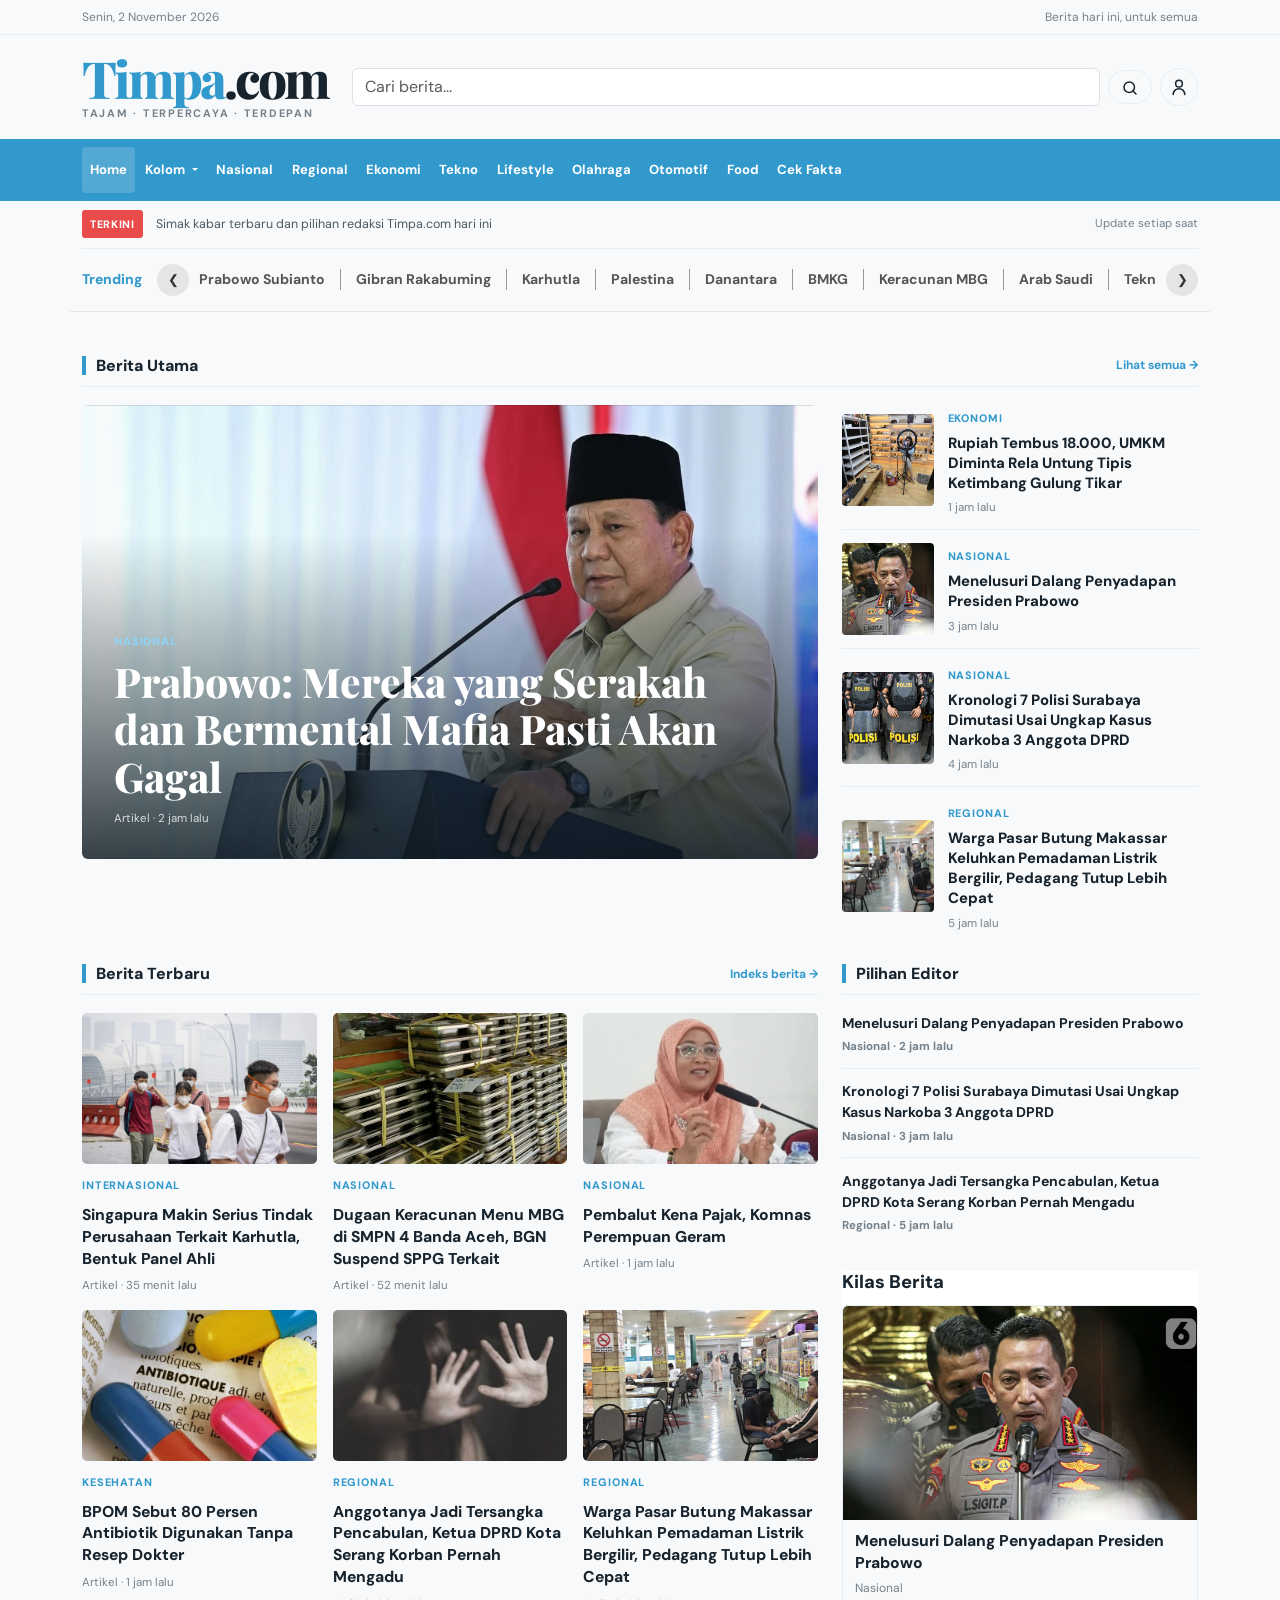
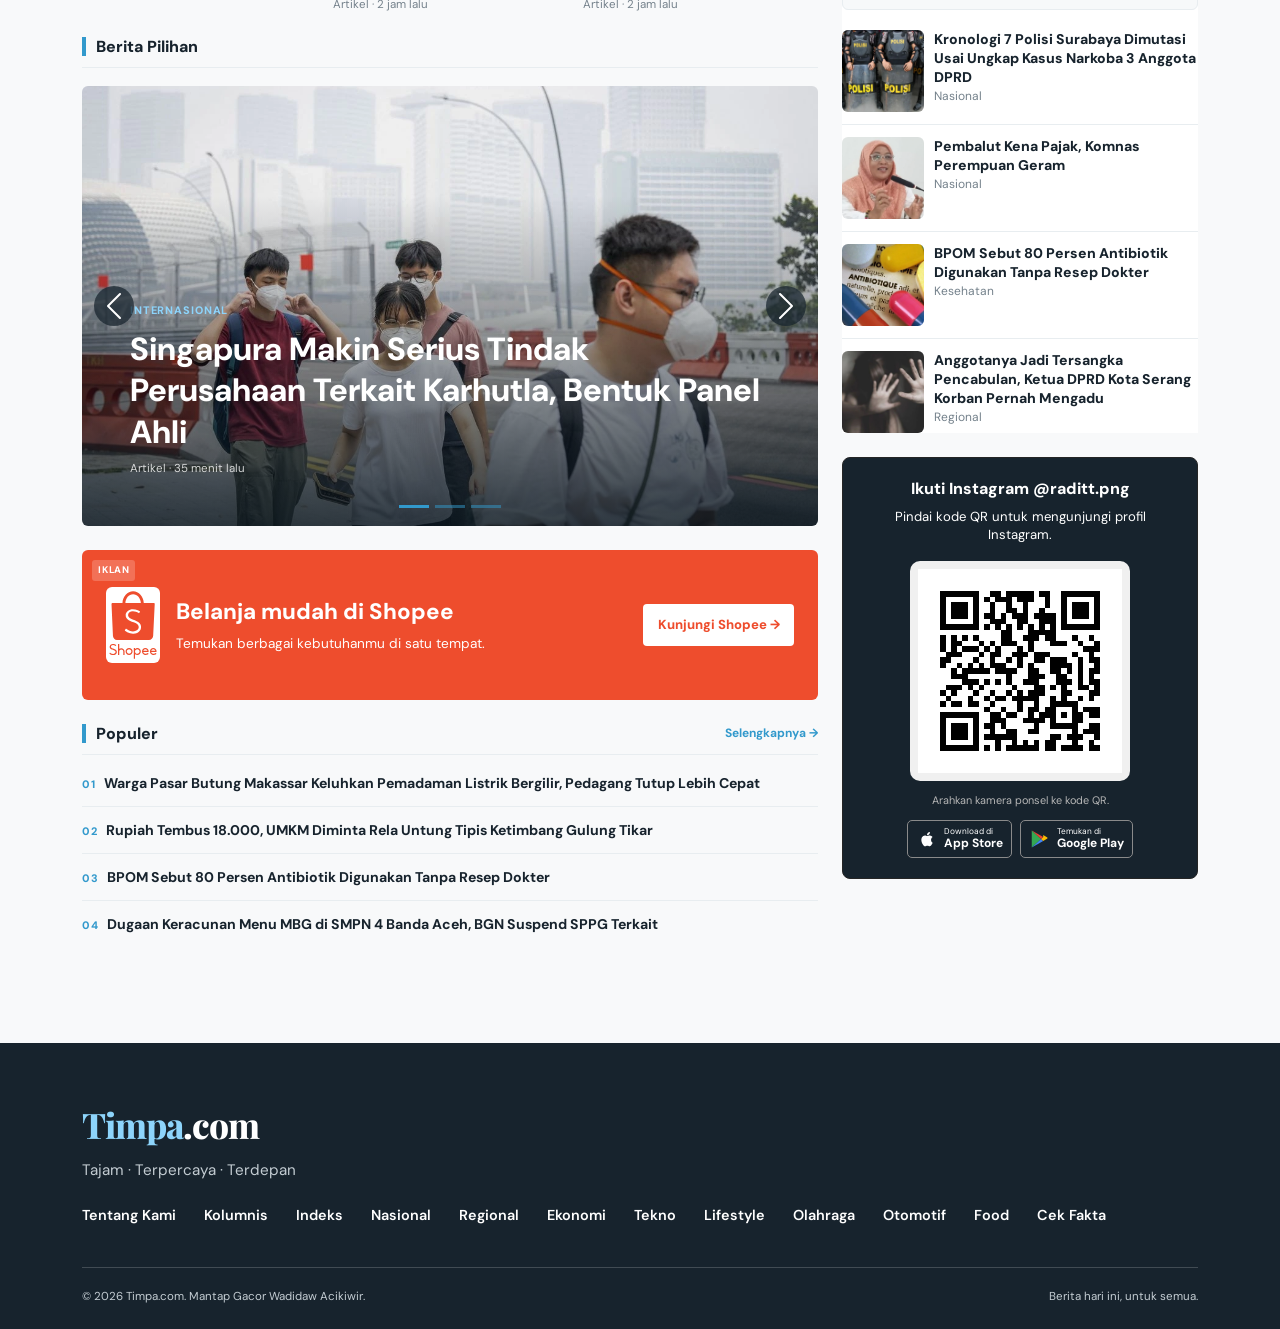
<file: index.html>
<!doctype html> 
<html lang="id"> 
<head> 
  <meta charset="utf-8"> 
  <meta name="viewport" content="width=device-width, initial-scale=1"> 
  <title>Timpa.com</title> 
  
  <!-- CSS Bootstrap 5.3.3 dari CDN --> 
  <link href="https://cdn.jsdelivr.net/npm/bootstrap@5.3.3/dist/css/bootstrap.min.css" rel="stylesheet" integrity="sha384-QWTKZyjpPEjISv5WaRU9OFeRpok6YctnYmDr5pNlyT2bRjXh0JMhjY6hW+ALEwIH" crossorigin="anonymous"> 
  <link rel="preconnect" href="https://fonts.googleapis.com">
  <link rel="preconnect" href="https://fonts.gstatic.com" crossorigin>
  <link href="https://fonts.googleapis.com/css2?family=DM+Sans:wght@400;500;600;700;800&family=Playfair+Display:wght@700;800&display=swap" rel="stylesheet">
  
    <link rel="stylesheet" href="style.css">
</head> 
<body> 
  
  <div class="utility-bar">
    <div class="container d-flex justify-content-between py-2">
      <span>Senin, 2 November 2026</span>
      <span class="d-none d-sm-inline">Berita hari ini, untuk semua</span>
    </div>
  </div>

  <header class="container brand-row d-flex align-items-center justify-content-between">
    <a class="d-inline-flex flex-column" href="index.html" aria-label="Timpa.com beranda">
      <span class="brand-mark">Timpa<span>.com</span></span>
      <span class="brand-tagline">Tajam · Terpercaya · Terdepan</span>
    </a>
    <form class="d-flex align-items-center flex-grow-1 ms-4 border-dark" role="search" action="search-page.html" method="get">
      <label class="visually-hidden" for="site-search">Cari berita</label>
      <input class="form-control search-input flex-grow-1" id="site-search" type="search" name="q" placeholder="Cari berita..." aria-label="Cari berita">
      <button class="btn search-button ms-2" type="submit" aria-label="Cari berita">
        <svg xmlns="http://www.w3.org/2000/svg" width="18" height="18" fill="none" viewBox="0 0 24 24" stroke="currentColor" stroke-width="2" aria-hidden="true">
          <circle cx="11" cy="11" r="7"></circle>
          <path stroke-linecap="round" d="m16 16 4 4"></path>
        </svg>
      </button>
    </form>
    <div class="dropdown profile-dropdown ms-2">
      <button class="btn login-button d-inline-flex align-items-center justify-content-center p-2" type="button" data-bs-toggle="dropdown" aria-expanded="false" aria-label="Buka menu akun">
        <svg xmlns="http://www.w3.org/2000/svg" width="20" height="20" fill="none" viewBox="0 0 24 24" stroke="currentColor" stroke-width="1.8" aria-hidden="true">
          <circle cx="12" cy="8" r="4"></circle>
          <path stroke-linecap="round" stroke-linejoin="round" d="M5 21a7 7 0 0 1 14 0"></path>
        </svg>
      </button>
      <div class="dropdown-menu dropdown-menu-end profile-menu">
        <div class="profile-menu-header">
          <span class="profile-avatar" aria-hidden="true">T</span>
          <div>
            <strong>Mustofa Ganteng</strong>
            <a href="mailto:mustofagantenggacor@gmail.com">mustofagantenggacor@gmail.com</a>
          </div>
        </div>
        <button type="button" class="dropdown-item">
          <svg viewBox="0 0 24 24" aria-hidden="true"><path d="M6 3.75h12a1 1 0 0 1 1 1V21l-7-4-7 4V4.75a1 1 0 0 1 1-1Z"></path></svg>
          Konten yang disimpan
        </button>
        <button type="button" class="dropdown-item">
          <svg viewBox="0 0 24 24" aria-hidden="true"><path d="M7 10v10H4V10h3Zm3 10h7.2a2 2 0 0 0 1.94-1.52l1.5-6A2 2 0 0 0 18.7 10H14l.7-3.1A2.4 2.4 0 0 0 12.35 4L8 10v10Z"></path></svg>
          Konten yang disukai
        </button>
        <button type="button" class="dropdown-item">
          <svg viewBox="0 0 24 24" aria-hidden="true"><path d="M4 6h16M4 12h16M4 18h16"></path><circle cx="9" cy="6" r="2"></circle><circle cx="15" cy="12" r="2"></circle><circle cx="8" cy="18" r="2"></circle></svg>
          Atur Minat
        </button>
        <button type="button" class="dropdown-item">
          <svg viewBox="0 0 24 24" aria-hidden="true"><circle cx="12" cy="12" r="4"></circle><path d="M12 2v2m0 16v2M4.93 4.93l1.42 1.42m11.3 11.3 1.42 1.42M2 12h2m16 0h2M4.93 19.07l1.42-1.42m11.3-11.3 1.42-1.42"></path></svg>
          Atur mode
        </button>
        <button type="button" class="dropdown-item">
          <svg viewBox="0 0 24 24" aria-hidden="true"><path d="M4 5.5h16v12H9l-5 3v-15Z"></path><path d="m12 8 1.1 2.2 2.4.35-1.75 1.7.4 2.4L12 13.5l-2.15 1.15.4-2.4-1.75-1.7 2.4-.35L12 8Z"></path></svg>
          Berikan Masukan
        </button>
      </div>
    </div>
  </header>

  <nav class="navbar navbar-expand-lg main-nav" aria-label="Navigasi utama">
    <div class="container">
      <button class="navbar-toggler py-1" type="button" data-bs-toggle="collapse" data-bs-target="#mainMenu" aria-controls="mainMenu" aria-expanded="false" aria-label="Buka navigasi">
        <span class="navbar-toggler-icon"></span>
      </button>
      <div class="collapse navbar-collapse" id="mainMenu">
        <ul class="navbar-nav">
          <li class="nav-item"><a class="nav-link active" aria-current="page" href="index.html">Home</a></li>
          <li class="nav-item dropdown column-dropdown">
            <button class="nav-link dropdown-toggle" type="button" data-bs-toggle="dropdown" aria-expanded="false">
              Kolom
            </button>
            <ul class="dropdown-menu nav-column-menu profile-menu">
              <li><a class="dropdown-item" href="kolumnis.html">Kolumnis</a></li>
              <li><a class="dropdown-item" href="indeks.html">Indeks</a></li>
            </ul>
          </li>
          <li class="nav-item"><a class="nav-link" href="search-page.html?q=Nasional">Nasional</a></li>
          <li class="nav-item"><a class="nav-link" href="search-page.html?q=Regional">Regional</a></li>
          <li class="nav-item"><a class="nav-link" href="search-page.html?q=Ekonomi">Ekonomi</a></li>
          <li class="nav-item"><a class="nav-link" href="search-page.html?q=Tekno">Tekno</a></li>
          <li class="nav-item"><a class="nav-link" href="search-page.html?q=Lifestyle">Lifestyle</a></li>
          <li class="nav-item"><a class="nav-link" href="search-page.html?q=Olahraga">Olahraga</a></li>
          <li class="nav-item"><a class="nav-link" href="search-page.html?q=Otomotif">Otomotif</a></li>
          <li class="nav-item"><a class="nav-link" href="search-page.html?q=Food">Food</a></li>
          <li class="nav-item"><a class="nav-link" href="hoaks.html">Cek Fakta</a></li>
        </ul>
      </div>
    </div>
  </nav>

  <div class="container">
    <div class="breaking-row">
      <span class="breaking-label">TERKINI</span>
      <span class="breaking-text">Simak kabar terbaru dan pilihan redaksi Timpa.com hari ini</span>
      <span class="story-meta ms-auto d-none d-md-inline">Update setiap saat</span>
    </div>
  </div>

  <section class="container trending-section" aria-label="Topik trending">
    <div class="trending-label">Trending</div>

    <div class="trending-wrapper">
      <button class="trending-arrow trending-prev" type="button" aria-label="Geser ke kiri">&#10094;</button>

      <div class="trending-list" id="trendingList">
        <a href="search-page.html?q=Prabowo+Subianto">Prabowo Subianto</a>
        <a href="search-page.html?q=Gibran+Rakabuming">Gibran Rakabuming</a>
        <a href="search-page.html?q=Karhutla">Karhutla</a>
        <a href="search-page.html?q=Palestina">Palestina</a>
        <a href="search-page.html?q=Danantara">Danantara</a>
        <a href="search-page.html?q=BMKG">BMKG</a>
        <a href="search-page.html?q=Keracunan+MBG">Keracunan MBG</a>
        <a href="search-page.html?q=Arab+Saudi">Arab Saudi</a>
        <a href="search-page.html?q=Teknologi">Teknologi</a>
        <a href="search-page.html?q=Olahraga">Olahraga</a>
        <a href="search-page.html?q=Ekonomi">Ekonomi</a>
        <a href="search-page.html?q=Pendidikan">Pendidikan</a>
      </div>

      <button class="trending-arrow trending-next" type="button" aria-label="Geser ke kanan">&#10095;</button>
    </div>
  </section>

  <main class="container py-4">
    <section aria-labelledby="top-stories-heading">
      <div class="section-heading">
        <h2 id="top-stories-heading">Berita Utama</h2>
        <a href="indeks.html">Lihat semua <span aria-hidden="true">→</span></a>
      </div>

      <div class="row g-4">
        <div class="col-lg-8">
          <article class="hero-image">
            <span class="category-label">Nasional</span>
            <h1><a href="isi-berita.html">Prabowo: Mereka yang Serakah dan Bermental Mafia Pasti Akan Gagal</a></h1>
            <div class="story-meta">Artikel <span aria-hidden="true">·</span> 2 jam lalu</div>
          </article>
        </div>
        <div class="col-lg-4">
          <div class="side-story">
            <img src="assets/img/foto7.webp" alt="Pelaku usaha berjualan melalui siaran langsung" loading="lazy">
            <div>
              <span class="category-label">Ekonomi</span>
              <h3><a href="isi-berita.html">Rupiah Tembus 18.000, UMKM Diminta Rela Untung Tipis Ketimbang Gulung Tikar</a></h3>
              <div class="story-meta">1 jam lalu</div>
            </div>
          </div>
          <div class="side-story">
            <img src="assets/img/foto6.webp" alt="Kapolri Jenderal Listyo Sigit Prabowo" loading="lazy">
            <div>
              <span class="category-label">Nasional</span>
              <h3><a href="isi-berita.html">Menelusuri Dalang Penyadapan Presiden Prabowo</a></h3>
              <div class="story-meta">3 jam lalu</div>
            </div>
          </div>
          <div class="side-story">
            <img src="assets/img/foto4.webp" alt="Barisan polisi dengan perlengkapan pengamanan" loading="lazy">
            <div>
              <span class="category-label">Nasional</span>
              <h3><a href="isi-berita.html">Kronologi 7 Polisi Surabaya Dimutasi Usai Ungkap Kasus Narkoba 3 Anggota DPRD</a></h3>
              <div class="story-meta">4 jam lalu</div>
            </div>
          </div>
          <div class="side-story">
            <img src="assets/img/foto10.webp" alt="Suasana pusat perbelanjaan Pasar Butung Makassar" loading="lazy">
            <div>
              <span class="category-label">Regional</span>
              <h3><a href="isi-berita.html">Warga Pasar Butung Makassar Keluhkan Pemadaman Listrik Bergilir, Pedagang Tutup Lebih Cepat</a></h3>
              <div class="story-meta">5 jam lalu</div>
            </div>
          </div>
        </div>
      </div>
    </section>

    <div class="row g-4 mt-2">
      <div class="col-lg-8">
        <section class="mb-4" aria-labelledby="latest-heading">
          <div class="section-heading">
            <h2 id="latest-heading">Berita Terbaru</h2>
            <a href="indeks.html">Indeks berita <span aria-hidden="true">→</span></a>
          </div>
          <div class="row g-3">
            <div class="col-md-6 col-xl-4">
              <article class="news-card">
                <a href="isi-berita.html"><img src="assets/img/foto1.webp" alt="Warga Singapura mengenakan masker saat kabut asap" loading="lazy"></a>
                <div class="pt-2">
                  <span class="category-label">Internasional</span>
                  <h3><a href="isi-berita.html">Singapura Makin Serius Tindak Perusahaan Terkait Karhutla, Bentuk Panel Ahli</a></h3>
                  <div class="story-meta">Artikel <span aria-hidden="true">·</span> 35 menit lalu</div>
                </div>
              </article>
            </div>
            <div class="col-md-6 col-xl-4">
              <article class="news-card">
                <a href="isi-berita.html"><img src="assets/img/foto3.webp" alt="Kotak makanan untuk program MBG" loading="lazy"></a>
                <div class="pt-2">
                  <span class="category-label">Nasional</span>
                  <h3><a href="isi-berita.html">Dugaan Keracunan Menu MBG di SMPN 4 Banda Aceh, BGN Suspend SPPG Terkait</a></h3>
                  <div class="story-meta">Artikel <span aria-hidden="true">·</span> 52 menit lalu</div>
                </div>
              </article>
            </div>
            <div class="col-md-6 col-xl-4">
              <article class="news-card">
                <a href="isi-berita.html"><img src="assets/img/foto5.webp" alt="Perwakilan Komnas Perempuan memberikan keterangan" loading="lazy"></a>
                <div class="pt-2">
                  <span class="category-label">Nasional</span>
                  <h3><a href="isi-berita.html">Pembalut Kena Pajak, Komnas Perempuan Geram</a></h3>
                  <div class="story-meta">Artikel <span aria-hidden="true">·</span> 1 jam lalu</div>
                </div>
              </article>
            </div>
            <div class="col-md-6 col-xl-4">
              <article class="news-card">
                <a href="isi-berita.html"><img src="assets/img/foto8.webp" alt="Beragam pil antibiotik" loading="lazy"></a>
                <div class="pt-2">
                  <span class="category-label">Kesehatan</span>
                  <h3><a href="isi-berita.html">BPOM Sebut 80 Persen Antibiotik Digunakan Tanpa Resep Dokter</a></h3>
                  <div class="story-meta">Artikel <span aria-hidden="true">·</span> 1 jam lalu</div>
                </div>
              </article>
            </div>
            <div class="col-md-6 col-xl-4">
              <article class="news-card">
                <a href="isi-berita.html"><img src="assets/img/foto9.webp" alt="Ilustrasi seseorang melindungi diri dari kekerasan" loading="lazy"></a>
                <div class="pt-2">
                  <span class="category-label">Regional</span>
                  <h3><a href="isi-berita.html">Anggotanya Jadi Tersangka Pencabulan, Ketua DPRD Kota Serang Korban Pernah Mengadu</a></h3>
                  <div class="story-meta">Artikel <span aria-hidden="true">·</span> 2 jam lalu</div>
                </div>
              </article>
            </div>
            <div class="col-md-6 col-xl-4">
              <article class="news-card">
                <a href="isi-berita.html"><img src="assets/img/foto10.webp" alt="Suasana pusat perbelanjaan Pasar Butung Makassar" loading="lazy"></a>
                <div class="pt-2">
                  <span class="category-label">Regional</span>
                  <h3><a href="isi-berita.html">Warga Pasar Butung Makassar Keluhkan Pemadaman Listrik Bergilir, Pedagang Tutup Lebih Cepat</a></h3>
                  <div class="story-meta">Artikel <span aria-hidden="true">·</span> 2 jam lalu</div>
                </div>
              </article>
            </div>
          </div>
        </section>

        <section class="featured-carousel-section mb-4" aria-labelledby="featured-carousel-heading">
          <div class="section-heading">
            <h2 id="featured-carousel-heading">Berita Pilihan</h2>
          </div>
          <div id="featuredNewsCarousel" class="carousel slide" data-bs-ride="carousel" data-bs-interval="3000">
            <div class="carousel-indicators">
              <button type="button" data-bs-target="#featuredNewsCarousel" data-bs-slide-to="0" class="active" aria-current="true" aria-label="Berita 1"></button>
              <button type="button" data-bs-target="#featuredNewsCarousel" data-bs-slide-to="1" aria-label="Berita 2"></button>
              <button type="button" data-bs-target="#featuredNewsCarousel" data-bs-slide-to="2" aria-label="Berita 3"></button>
            </div>
            <div class="carousel-inner">
              <article class="carousel-item active">
                <img class="featured-carousel-image" src="assets/img/foto1.webp" alt="Warga Singapura mengenakan masker saat kabut asap" loading="lazy">
                <div class="featured-carousel-caption">
                  <span class="category-label">Internasional</span>
                  <h3><a href="isi-berita.html">Singapura Makin Serius Tindak Perusahaan Terkait Karhutla, Bentuk Panel Ahli</a></h3>
                  <p class="story-meta mb-0">Artikel <span aria-hidden="true">·</span> 35 menit lalu</p>
                </div>
              </article>
              <article class="carousel-item">
                <img class="featured-carousel-image" src="assets/img/foto2.webp" alt="Presiden Prabowo Subianto sedang berbicara" loading="lazy">
                <div class="featured-carousel-caption">
                  <span class="category-label">Nasional</span>
                  <h3><a href="isi-berita.html">Prabowo: Mereka yang Serakah dan Bermental Mafia Pasti Akan Gagal</a></h3>
                  <p class="story-meta mb-0">Artikel <span aria-hidden="true">·</span> 52 menit lalu</p>
                </div>
              </article>
              <article class="carousel-item">
                <img class="featured-carousel-image" src="assets/img/foto3.webp" alt="Kotak makanan untuk program MBG" loading="lazy">
                <div class="featured-carousel-caption">
                  <span class="category-label">Nasional</span>
                  <h3><a href="isi-berita.html">Dugaan Keracunan Menu MBG di SMPN 4 Banda Aceh, BGN Suspend SPPG Terkait</a></h3>
                  <p class="story-meta mb-0">Artikel <span aria-hidden="true">·</span> 2 jam lalu</p>
                </div>
              </article>
            </div>
            <button class="carousel-control-prev" type="button" data-bs-target="#featuredNewsCarousel" data-bs-slide="prev" aria-label="Berita sebelumnya">
              <span class="carousel-control-prev-icon" aria-hidden="true"></span>
            </button>
            <button class="carousel-control-next" type="button" data-bs-target="#featuredNewsCarousel" data-bs-slide="next" aria-label="Berita berikutnya">
              <span class="carousel-control-next-icon" aria-hidden="true"></span>
            </button>
          </div>
        </section>

        <a class="shopee-ad mb-4" href="https://shopee.co.id/" target="_blank" rel="noopener noreferrer" aria-label="Kunjungi Shopee">
          <span class="shopee-ad-label">IKLAN</span>
          <span class="shopee-ad-icon" aria-hidden="true">
            <img src="assets/shopee-vertical.svg" alt="">
          </span>
          <span class="shopee-ad-copy">
            <strong>Belanja mudah di Shopee</strong>
            <span>Temukan berbagai kebutuhanmu di satu tempat.</span>
          </span>
          <span class="shopee-ad-cta">Kunjungi Shopee <span aria-hidden="true">→</span></span>
        </a>
        <section class="mb-4" aria-labelledby="popular-heading">
          <div class="section-heading">
            <h2 id="popular-heading">Populer</h2>
            <a href="indeks.html">Selengkapnya <span aria-hidden="true">→</span></a>
          </div>
          <ol class="headline-list">
            <li><a href="isi-berita.html"><span class="category-label me-2">01</span>Warga Pasar Butung Makassar Keluhkan Pemadaman Listrik Bergilir, Pedagang Tutup Lebih Cepat</a></li>
            <li><a href="isi-berita.html"><span class="category-label me-2">02</span>Rupiah Tembus 18.000, UMKM Diminta Rela Untung Tipis Ketimbang Gulung Tikar</a></li>
            <li><a href="isi-berita.html"><span class="category-label me-2">03</span>BPOM Sebut 80 Persen Antibiotik Digunakan Tanpa Resep Dokter</a></li>
            <li><a href="isi-berita.html"><span class="category-label me-2">04</span>Dugaan Keracunan Menu MBG di SMPN 4 Banda Aceh, BGN Suspend SPPG Terkait</a></li>
          </ol>
        </section>
      </div>
      
      <aside class="col-lg-4" aria-label="Berita pilihan">
        <section class="mb-4" aria-labelledby="editor-choice-heading">
          <div class="section-heading">
            <h2 id="editor-choice-heading">Pilihan Editor</h2>
          </div>
          <ul class="headline-list">
            <li><a href="isi-berita.html">Menelusuri Dalang Penyadapan Presiden Prabowo</a><div class="story-meta mt-1">Nasional <span aria-hidden="true">·</span> 2 jam lalu</div></li>
            <li><a href="isi-berita.html">Kronologi 7 Polisi Surabaya Dimutasi Usai Ungkap Kasus Narkoba 3 Anggota DPRD</a><div class="story-meta mt-1">Nasional <span aria-hidden="true">·</span> 3 jam lalu</div></li>
            <li><a href="isi-berita.html">Anggotanya Jadi Tersangka Pencabulan, Ketua DPRD Kota Serang Korban Pernah Mengadu</a><div class="story-meta mt-1">Regional <span aria-hidden="true">·</span> 5 jam lalu</div></li>
          </ul>
        </section>
        <section class="quick-news" aria-labelledby="quick-news-heading">
          <h2 id="quick-news-heading">Kilas Berita</h2>
          <article class="quick-news-feature">
            <a href="isi-berita.html">
              <img src="assets/img/foto6.webp" alt="Kapolri Jenderal Listyo Sigit Prabowo" loading="lazy">
              <span class="quick-news-title">Menelusuri Dalang Penyadapan Presiden Prabowo</span>
            </a>
            <span class="quick-news-category">Nasional</span>
          </article>
          <article class="quick-news-item">
            <a href="isi-berita.html">
              <img src="assets/img/foto4.webp" alt="Barisan polisi dengan perlengkapan pengamanan" loading="lazy">
              <span class="quick-news-copy">
                <span class="quick-news-item-title">Kronologi 7 Polisi Surabaya Dimutasi Usai Ungkap Kasus Narkoba 3 Anggota DPRD</span>
                <span class="quick-news-category">Nasional</span>
              </span>
            </a>
          </article>
          <article class="quick-news-item">
            <a href="isi-berita.html">
              <img src="assets/img/foto5.webp" alt="Perwakilan Komnas Perempuan memberikan keterangan" loading="lazy">
              <span class="quick-news-copy">
                <span class="quick-news-item-title">Pembalut Kena Pajak, Komnas Perempuan Geram</span>
                <span class="quick-news-category">Nasional</span>
              </span>
            </a>
          </article>
          <article class="quick-news-item">
            <a href="isi-berita.html">
              <img src="assets/img/foto8.webp" alt="Beragam pil antibiotik" loading="lazy">
              <span class="quick-news-copy">
                <span class="quick-news-item-title">BPOM Sebut 80 Persen Antibiotik Digunakan Tanpa Resep Dokter</span>
                <span class="quick-news-category">Kesehatan</span>
              </span>
            </a>
          </article>
          <article class="quick-news-item">
            <a href="isi-berita.html">
              <img src="assets/img/foto9.webp" alt="Ilustrasi seseorang melindungi diri dari kekerasan" loading="lazy">
              <span class="quick-news-copy">
                <span class="quick-news-item-title">Anggotanya Jadi Tersangka Pencabulan, Ketua DPRD Kota Serang Korban Pernah Mengadu</span>
                <span class="quick-news-category">Regional</span>
              </span>
            </a>
          </article>
        </section>
        <section class="app-promo instagram-promo mt-4" aria-labelledby="instagram-promo-heading">
          <h2 id="instagram-promo-heading">Ikuti Instagram @raditt.png</h2>
          <p>Pindai kode QR untuk mengunjungi profil Instagram.</p>
          <a class="instagram-qr" href="https://www.instagram.com/raditt.png/" target="_blank" rel="noopener noreferrer" aria-label="Buka profil Instagram raditt.png">
            <img src="instagram-qr.svg" alt="Kode QR menuju profil Instagram raditt.png">
          </a>
          <p class="app-promo-note">Arahkan kamera ponsel ke kode QR.</p>
          <div class="app-store-badges" aria-label="Badge toko aplikasi, belum aktif">
            <span class="app-store-badge">
              <svg viewBox="0 0 24 24" aria-hidden="true"><path d="M16.4 12.8c0-2 1.6-3 1.7-3.1a3.7 3.7 0 0 0-2.9-1.6c-1.2-.1-2.4.7-3 .7s-1.5-.7-2.5-.7a3.8 3.8 0 0 0-3.2 1.9c-1.4 2.4-.4 6 1 8 .7 1 1.4 2 2.4 2s1.3-.6 2.5-.6 1.6.6 2.5.6 1.6-.9 2.2-1.9c.7-1 1-2 1-2.1-.1 0-1.7-.7-1.7-3.2ZM14.4 6.8a3.6 3.6 0 0 0 .8-2.5 3.7 3.7 0 0 0-2.4 1.2 3.4 3.4 0 0 0-.8 2.4 3 3 0 0 0 2.4-1.1Z" /></svg>
              <span><small>Download di</small><strong>App Store</strong></span>
            </span>
            <span class="app-store-badge">
              <svg viewBox="0 0 24 24" aria-hidden="true"><path fill="#34a853" d="M3 2.7v18.6L13.2 12 3 2.7Z" /><path fill="#4285f4" d="m3 21.3 12.5-7.2-2.3-2.1L3 21.3Z" /><path fill="#fbbc04" d="m15.5 9.9-2.3 2.1 2.3 2.1 4.1-2.4c.8-.5.8-1.2 0-1.7l-4.1-2.4Z" /><path fill="#ea4335" d="M3 2.7 13.2 12l2.3-2.1L3 2.7Z" /></svg>
              <span><small>Temukan di</small><strong>Google Play</strong></span>
            </span>
          </div>
        </section>
      </aside>
    </div>

  </main>

  <footer class="site-footer">
    <div class="container">
      <div class="site-footer-main">
        <a class="site-footer-brand" href="index.html" aria-label="Timpa.com beranda">Timpa<span>.com</span></a>
        <p>Tajam · Terpercaya · Terdepan</p>
        <nav class="site-footer-nav" aria-label="Navigasi footer">
          <a href="index.html">Tentang Kami</a>
          <a href="kolumnis.html">Kolumnis</a>
          <a href="indeks.html">Indeks</a>
          <a href="search-page.html?q=Nasional">Nasional</a>
          <a href="search-page.html?q=Regional">Regional</a>
          <a href="search-page.html?q=Ekonomi">Ekonomi</a>
          <a href="search-page.html?q=Tekno">Tekno</a>
          <a href="search-page.html?q=Lifestyle">Lifestyle</a>
          <a href="search-page.html?q=Olahraga">Olahraga</a>
          <a href="search-page.html?q=Otomotif">Otomotif</a>
          <a href="search-page.html?q=Food">Food</a>
          <a href="hoaks.html">Cek Fakta</a>
        </nav>
      </div>
      <div class="site-footer-bottom">
        <span>© 2026 Timpa.com. Mantap Gacor Wadidaw Acikiwir.</span>
        <span>Berita hari ini, untuk semua.</span>
      </div>
    </div>
  </footer>

  <script>
    const trendingList = document.getElementById("trendingList");

    document.querySelector(".trending-prev").addEventListener("click", () => {
      trendingList.scrollBy({ left: -trendingList.clientWidth * 0.75, behavior: "smooth" });
    });

    document.querySelector(".trending-next").addEventListener("click", () => {
      trendingList.scrollBy({ left: trendingList.clientWidth * 0.75, behavior: "smooth" });
    });
  </script>
</body>
<script src="https://cdn.jsdelivr.net/npm/bootstrap@5.3.3/dist/js/bootstrap.bundle.min.js" integrity="sha384-YvpcrYf0tY3lHB60NNkmXc5s9fDVZLESaAA55NDzOxhy9GkcIdslK1eN7N6jIeHz" crossorigin="anonymous"></script> 
</html>
</file>
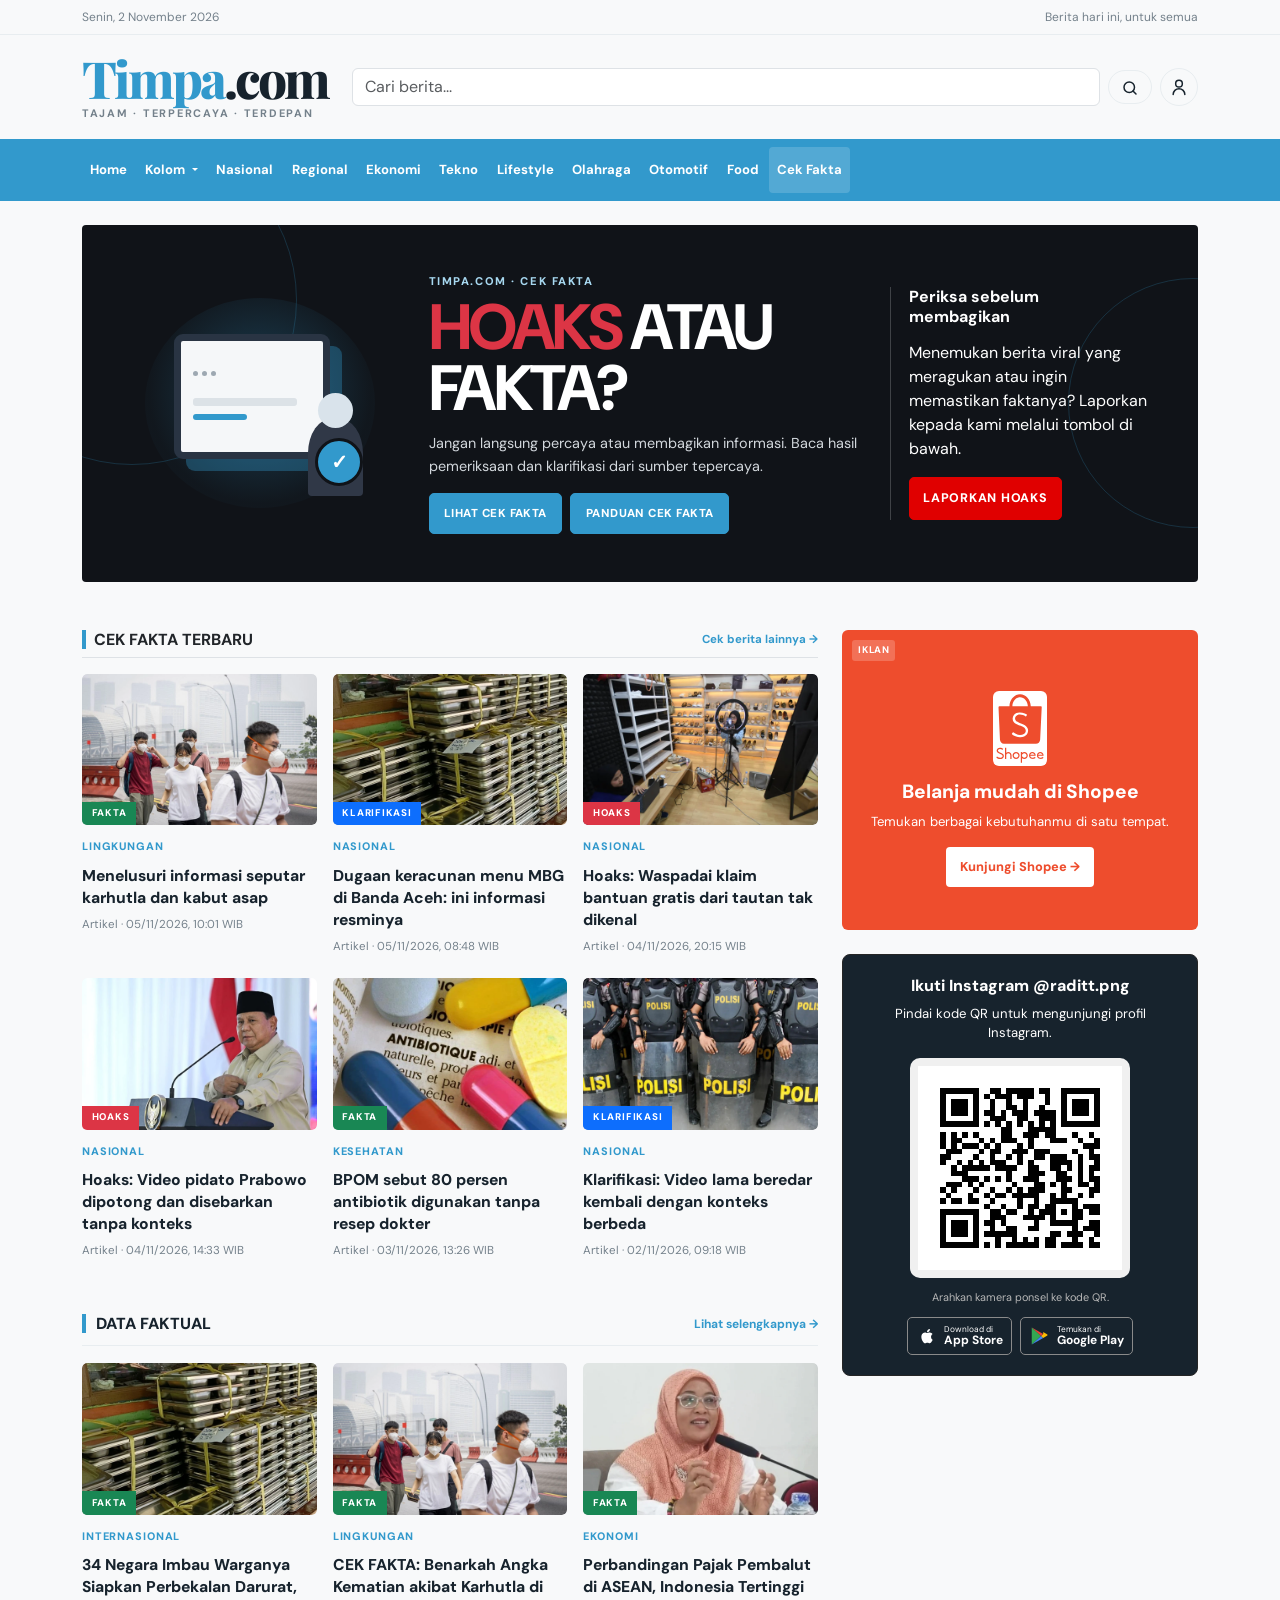
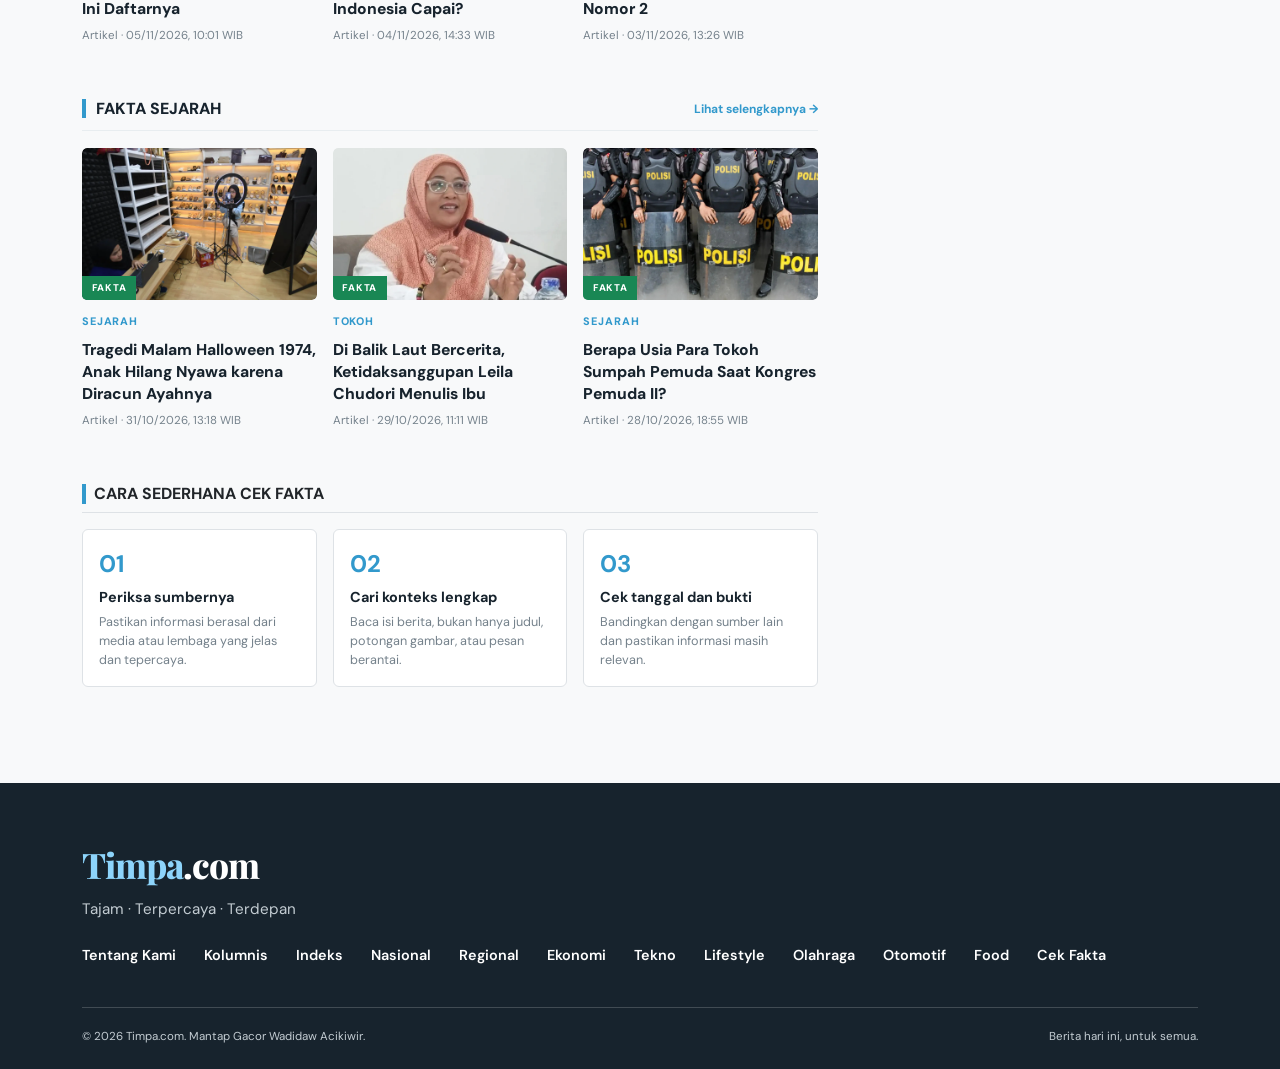
<file: hoaks.html>
<!doctype html> 
<html lang="id"> 
<head> 
  <meta charset="utf-8"> 
  <meta name="viewport" content="width=device-width, initial-scale=1"> 
  <title>Timpa.com</title> 
  
  <!-- CSS Bootstrap 5.3.3 dari CDN --> 
  <link href="https://cdn.jsdelivr.net/npm/bootstrap@5.3.3/dist/css/bootstrap.min.css" rel="stylesheet" integrity="sha384-QWTKZyjpPEjISv5WaRU9OFeRpok6YctnYmDr5pNlyT2bRjXh0JMhjY6hW+ALEwIH" crossorigin="anonymous"> 
  <link rel="preconnect" href="https://fonts.googleapis.com">
  <link rel="preconnect" href="https://fonts.gstatic.com" crossorigin>
  <link href="https://fonts.googleapis.com/css2?family=DM+Sans:wght@400;500;600;700;800&family=Playfair+Display:wght@700;800&display=swap" rel="stylesheet">
  
  <link rel="stylesheet" href="hoaks.css">
</head> 
<body> 
<div class="utility-bar">
    <div class="container d-flex justify-content-between py-2">
      <span>Senin, 2 November 2026</span>
      <span class="d-none d-sm-inline">Berita hari ini, untuk semua</span>
    </div>
  </div>

  <header class="container brand-row d-flex align-items-center justify-content-between">
    <a class="d-inline-flex flex-column" href="index.html" aria-label="Timpa.com beranda">
      <span class="brand-mark">Timpa<span>.com</span></span>
      <span class="brand-tagline">Tajam · Terpercaya · Terdepan</span>
    </a>
    <form class="d-flex align-items-center flex-grow-1 ms-4 border-dark" role="search" action="search-page.html" method="get">
      <label class="visually-hidden" for="site-search">Cari berita</label>
      <input class="form-control search-input flex-grow-1" id="site-search" type="search" name="q" placeholder="Cari berita..." aria-label="Cari berita">
      <button class="btn search-button ms-2" type="submit" aria-label="Cari berita">
        <svg xmlns="http://www.w3.org/2000/svg" width="18" height="18" fill="none" viewBox="0 0 24 24" stroke="currentColor" stroke-width="2" aria-hidden="true">
          <circle cx="11" cy="11" r="7"></circle>
          <path stroke-linecap="round" d="m16 16 4 4"></path>
        </svg>
      </button>
    </form>
    <div class="dropdown profile-dropdown ms-2">
      <button class="btn login-button d-inline-flex align-items-center justify-content-center p-2" type="button" data-bs-toggle="dropdown" aria-expanded="false" aria-label="Buka menu akun">
        <svg xmlns="http://www.w3.org/2000/svg" width="20" height="20" fill="none" viewBox="0 0 24 24" stroke="currentColor" stroke-width="1.8" aria-hidden="true">
          <circle cx="12" cy="8" r="4"></circle>
          <path stroke-linecap="round" stroke-linejoin="round" d="M5 21a7 7 0 0 1 14 0"></path>
        </svg>
      </button>
      <div class="dropdown-menu dropdown-menu-end profile-menu">
        <div class="profile-menu-header">
          <span class="profile-avatar" aria-hidden="true">T</span>
          <div>
            <strong>Mustofa Ganteng</strong>
            <a href="mailto:mustofagantenggacor@gmail.com">mustofagantenggacor@gmail.com</a>
          </div>
        </div>
        <button type="button" class="dropdown-item">
          <svg viewBox="0 0 24 24" aria-hidden="true"><path d="M6 3.75h12a1 1 0 0 1 1 1V21l-7-4-7 4V4.75a1 1 0 0 1 1-1Z"></path></svg>
          Konten yang disimpan
        </button>
        <button type="button" class="dropdown-item">
          <svg viewBox="0 0 24 24" aria-hidden="true"><path d="M7 10v10H4V10h3Zm3 10h7.2a2 2 0 0 0 1.94-1.52l1.5-6A2 2 0 0 0 18.7 10H14l.7-3.1A2.4 2.4 0 0 0 12.35 4L8 10v10Z"></path></svg>
          Konten yang disukai
        </button>
        <button type="button" class="dropdown-item">
          <svg viewBox="0 0 24 24" aria-hidden="true"><path d="M4 6h16M4 12h16M4 18h16"></path><circle cx="9" cy="6" r="2"></circle><circle cx="15" cy="12" r="2"></circle><circle cx="8" cy="18" r="2"></circle></svg>
          Atur Minat
        </button>
        <button type="button" class="dropdown-item">
          <svg viewBox="0 0 24 24" aria-hidden="true"><circle cx="12" cy="12" r="4"></circle><path d="M12 2v2m0 16v2M4.93 4.93l1.42 1.42m11.3 11.3 1.42 1.42M2 12h2m16 0h2M4.93 19.07l1.42-1.42m11.3-11.3 1.42-1.42"></path></svg>
          Atur mode
        </button>
        <button type="button" class="dropdown-item">
          <svg viewBox="0 0 24 24" aria-hidden="true"><path d="M4 5.5h16v12H9l-5 3v-15Z"></path><path d="m12 8 1.1 2.2 2.4.35-1.75 1.7.4 2.4L12 13.5l-2.15 1.15.4-2.4-1.75-1.7 2.4-.35L12 8Z"></path></svg>
          Berikan Masukan
        </button>
      </div>
    </div>
  </header>

  <nav class="navbar navbar-expand-lg main-nav" aria-label="Navigasi utama">
    <div class="container">
      <button class="navbar-toggler py-1" type="button" data-bs-toggle="collapse" data-bs-target="#mainMenu" aria-controls="mainMenu" aria-expanded="false" aria-label="Buka navigasi">
        <span class="navbar-toggler-icon"></span>
      </button>
      <div class="collapse navbar-collapse" id="mainMenu">
        <ul class="navbar-nav">
          <li class="nav-item"><a class="nav-link" href="index.html">Home</a></li>
          <li class="nav-item dropdown column-dropdown">
            <button class="nav-link dropdown-toggle" type="button" data-bs-toggle="dropdown" aria-expanded="false">
              Kolom
            </button>
            <ul class="dropdown-menu nav-column-menu profile-menu">
              <li><a class="dropdown-item" href="kolumnis.html">Kolumnis</a></li>
              <li><a class="dropdown-item" href="indeks.html">Indeks</a></li>
            </ul>
          </li>
          <li class="nav-item"><a class="nav-link" href="search-page.html?q=Nasional">Nasional</a></li>
          <li class="nav-item"><a class="nav-link" href="search-page.html?q=Regional">Regional</a></li>
          <li class="nav-item"><a class="nav-link" href="search-page.html?q=Ekonomi">Ekonomi</a></li>
          <li class="nav-item"><a class="nav-link" href="search-page.html?q=Tekno">Tekno</a></li>
          <li class="nav-item"><a class="nav-link" href="search-page.html?q=Lifestyle">Lifestyle</a></li>
          <li class="nav-item"><a class="nav-link" href="search-page.html?q=Olahraga">Olahraga</a></li>
          <li class="nav-item"><a class="nav-link" href="search-page.html?q=Otomotif">Otomotif</a></li>
          <li class="nav-item"><a class="nav-link" href="search-page.html?q=Food">Food</a></li>
          <li class="nav-item"><a class="nav-link active" aria-current="page" href="hoaks.html">Cek Fakta</a></li>
        </ul>
      </div>
    </div>
  </nav>

  <main class="container halaman-cek-fakta py-4">
    <section class="banner-cek-fakta mb-5 text-white" aria-labelledby="judul-banner-cek-fakta">
      <div class="ilustrasi-banner-cek-fakta" aria-hidden="true">
        <div class="jendela-ilustrasi-berita"><span></span><span></span><span></span><i></i><b></b></div>
        <div class="orang-ilustrasi-cek-fakta"></div>
        <div class="tanda-verifikasi-ilustrasi">✓</div>
      </div>
      <div class="teks-banner-cek-fakta">
        <p class="label-banner-cek-fakta">TIMPA.COM · CEK FAKTA</p>
        <h1 id="judul-banner-cek-fakta"><span class="text-danger">HOAKS</span> ATAU<br><span class="text-white">FAKTA?</span></h1>
        <p class="mb-3">Jangan langsung percaya atau membagikan informasi. Baca hasil pemeriksaan dan klarifikasi dari sumber tepercaya.</p>
        <div class="aksi-banner-cek-fakta d-flex flex-wrap gap-2">
          <a class="btn tombol-utama-cek-fakta" href="#cek-fakta-terbaru">Lihat cek fakta</a>
          <a class="btn tombol-utama-cek-fakta" href="#panduan-cek-fakta">Panduan cek fakta</a>
        </div>
      </div>
      <div class="panel-samping-cek-fakta">
        <strong>Periksa sebelum<br>membagikan</strong>
        <span>Menemukan berita viral yang meragukan atau ingin memastikan faktanya? Laporkan kepada kami melalui tombol di bawah.</span>
        <a class="tombol-laporkan-hoaks" href="laporan-hoaks.html">Laporkan Hoaks</a>
      </div>
    </section>

    <div class="row g-4">
      <div class="col-lg-8">
        <section class="mb-5" id="cek-fakta-terbaru" aria-labelledby="judul-cek-fakta-terbaru">
          <div class="judul-bagian-cek-fakta d-flex align-items-center justify-content-between gap-3 mb-3 pb-2 border-bottom">
            <h2 class="text-dark fs-6 fw-bold m-0 ps-2" id="judul-cek-fakta-terbaru">CEK FAKTA TERBARU</h2>
            <a class="flex-shrink-0" href="hoaks.html">Cek berita lainnya <span aria-hidden="true">→</span></a>
          </div>
          <div class="row g-3">
            <div class="col-md-6 col-xl-4">
              <article class="kartu-berita-cek-fakta h-100">
                <a class="gambar-kartu-berita d-block overflow-hidden position-relative" href="isi-berita.html">
                  <img class="d-block w-100" src="assets/img/foto1.webp" alt="Warga mengenakan masker di tengah kabut asap" loading="lazy">
                  <span class="status-berita-cek-fakta text-white position-absolute bottom-0 start-0 bg-success">FAKTA</span>
                </a>
                <div class="teks-kartu-berita pt-2">
                  <span class="category-label">Lingkungan</span>
                  <h3><a href="isi-berita.html">Menelusuri informasi seputar karhutla dan kabut asap</a></h3>
                  <p class="story-meta">Artikel <span aria-hidden="true">·</span> 05/11/2026, 10:01 WIB</p>
                </div>
              </article>
            </div>
            <div class="col-md-6 col-xl-4">
              <article class="kartu-berita-cek-fakta h-100">
                <a class="gambar-kartu-berita d-block overflow-hidden position-relative" href="isi-berita.html">
                  <img class="d-block w-100" src="assets/img/foto3.webp" alt="Kotak makanan untuk program Makan Bergizi Gratis" loading="lazy">
                  <span class="status-berita-cek-fakta text-white position-absolute bottom-0 start-0 bg-primary">KLARIFIKASI</span>
                </a>
                <div class="teks-kartu-berita pt-2">
                  <span class="category-label">Nasional</span>
                  <h3><a href="isi-berita.html">Dugaan keracunan menu MBG di Banda Aceh: ini informasi resminya</a></h3>
                  <p class="story-meta">Artikel <span aria-hidden="true">·</span> 05/11/2026, 08:48 WIB</p>
                </div>
              </article>
            </div>
            <div class="col-md-6 col-xl-4">
              <article class="kartu-berita-cek-fakta h-100">
                <a class="gambar-kartu-berita d-block overflow-hidden position-relative" href="isi-berita.html">
                  <img class="d-block w-100" src="assets/img/foto7.webp" alt="Ilustrasi informasi yang beredar di media sosial" loading="lazy">
                  <span class="status-berita-cek-fakta text-white position-absolute bottom-0 start-0 bg-danger">HOAKS</span>
                </a>
                <div class="teks-kartu-berita pt-2">
                  <span class="category-label">Nasional</span>
                  <h3><a href="isi-berita.html">Hoaks: Waspadai klaim bantuan gratis dari tautan tak dikenal</a></h3>
                  <p class="story-meta">Artikel <span aria-hidden="true">·</span> 04/11/2026, 20:15 WIB</p>
                </div>
              </article>
            </div>
            <div class="col-md-6 col-xl-4">
              <article class="kartu-berita-cek-fakta h-100">
                <a class="gambar-kartu-berita d-block overflow-hidden position-relative" href="isi-berita.html">
                  <img class="d-block w-100" src="assets/img/foto2.webp" alt="Presiden Prabowo Subianto sedang berbicara" loading="lazy">
                  <span class="status-berita-cek-fakta text-white position-absolute bottom-0 start-0 bg-danger">HOAKS</span>
                </a>
                <div class="teks-kartu-berita pt-2">
                  <span class="category-label">Nasional</span>
                  <h3><a href="isi-berita.html">Hoaks: Video pidato Prabowo dipotong dan disebarkan tanpa konteks</a></h3>
                  <p class="story-meta">Artikel <span aria-hidden="true">·</span> 04/11/2026, 14:33 WIB</p>
                </div>
              </article>
            </div>
            <div class="col-md-6 col-xl-4">
              <article class="kartu-berita-cek-fakta h-100">
                <a class="gambar-kartu-berita d-block overflow-hidden position-relative" href="isi-berita.html">
                  <img class="d-block w-100" src="assets/img/foto8.webp" alt="Ilustrasi berbagai jenis antibiotik" loading="lazy">
                  <span class="status-berita-cek-fakta text-white position-absolute bottom-0 start-0 bg-success">FAKTA</span>
                </a>
                <div class="teks-kartu-berita pt-2">
                  <span class="category-label">Kesehatan</span>
                  <h3><a href="isi-berita.html">BPOM sebut 80 persen antibiotik digunakan tanpa resep dokter</a></h3>
                  <p class="story-meta">Artikel <span aria-hidden="true">·</span> 03/11/2026, 13:26 WIB</p>
                </div>
              </article>
            </div>
            <div class="col-md-6 col-xl-4">
              <article class="kartu-berita-cek-fakta h-100">
                <a class="gambar-kartu-berita d-block overflow-hidden position-relative" href="isi-berita.html">
                  <img class="d-block w-100" src="assets/img/foto4.webp" alt="Petugas kepolisian dalam pengamanan" loading="lazy">
                  <span class="status-berita-cek-fakta text-white position-absolute bottom-0 start-0 bg-primary">KLARIFIKASI</span>
                </a>
                <div class="teks-kartu-berita pt-2">
                  <span class="category-label">Nasional</span>
                  <h3><a href="isi-berita.html">Klarifikasi: Video lama beredar kembali dengan konteks berbeda</a></h3>
                  <p class="story-meta">Artikel <span aria-hidden="true">·</span> 02/11/2026, 09:18 WIB</p>
                </div>
              </article>
            </div>
          </div>
        </section>

        <section class="bagian-topik-cek-fakta mb-5" aria-labelledby="data-fakta-heading">
          <div class="section-heading">
            <h2 id="data-fakta-heading">DATA FAKTUAL</h2>
            <a href="hoaks.html">Lihat selengkapnya <span aria-hidden="true">→</span></a>
          </div>
          <div class="row g-3">
            <div class="col-md-4">
              <article class="kartu-berita-cek-fakta h-100">
                <a class="gambar-kartu-berita d-block overflow-hidden position-relative" href="isi-berita.html">
                  <img class="d-block w-100" src="assets/img/foto3.webp" alt="Ilustrasi persediaan makanan untuk kebutuhan darurat" loading="lazy">
                  <span class="status-berita-cek-fakta text-white position-absolute bottom-0 start-0 bg-success">FAKTA</span>
                </a>
                <div class="teks-kartu-berita pt-2">
                  <span class="category-label">Internasional</span>
                  <h3><a href="isi-berita.html">34 Negara Imbau Warganya Siapkan Perbekalan Darurat, Ini Daftarnya</a></h3>
                  <p class="story-meta">Artikel <span aria-hidden="true">·</span> 05/11/2026, 10:01 WIB</p>
                </div>
              </article>
            </div>
            <div class="col-md-4">
              <article class="kartu-berita-cek-fakta h-100">
                <a class="gambar-kartu-berita d-block overflow-hidden position-relative" href="isi-berita.html">
                  <img class="d-block w-100" src="assets/img/foto1.webp" alt="Kabut asap di kawasan terdampak kebakaran hutan" loading="lazy">
                  <span class="status-berita-cek-fakta text-white position-absolute bottom-0 start-0 bg-success">FAKTA</span>
                </a>
                <div class="teks-kartu-berita pt-2">
                  <span class="category-label">Lingkungan</span>
                  <h3><a href="isi-berita.html">CEK FAKTA: Benarkah Angka Kematian akibat Karhutla di Indonesia Capai?</a></h3>
                  <p class="story-meta">Artikel <span aria-hidden="true">·</span> 04/11/2026, 14:33 WIB</p>
                </div>
              </article>
            </div>
            <div class="col-md-4">
              <article class="kartu-berita-cek-fakta h-100">
                <a class="gambar-kartu-berita d-block overflow-hidden position-relative" href="isi-berita.html">
                  <img class="d-block w-100" src="assets/img/foto5.webp" alt="Ilustrasi perbandingan kebijakan pajak" loading="lazy">
                  <span class="status-berita-cek-fakta text-white position-absolute bottom-0 start-0 bg-success">FAKTA</span>
                </a>
                <div class="teks-kartu-berita pt-2">
                  <span class="category-label">Ekonomi</span>
                  <h3><a href="isi-berita.html">Perbandingan Pajak Pembalut di ASEAN, Indonesia Tertinggi Nomor 2</a></h3>
                  <p class="story-meta">Artikel <span aria-hidden="true">·</span> 03/11/2026, 13:26 WIB</p>
                </div>
              </article>
            </div>
          </div>
        </section>

        <section class="bagian-topik-cek-fakta mb-5" aria-labelledby="sejarah-fakta-heading">
          <div class="section-heading">
            <h2 id="sejarah-fakta-heading">FAKTA SEJARAH</h2>
            <a href="hoaks.html">Lihat selengkapnya <span aria-hidden="true">→</span></a>
          </div>
          <div class="row g-3">
            <div class="col-md-4">
              <article class="kartu-berita-cek-fakta h-100">
                <a class="gambar-kartu-berita d-block overflow-hidden position-relative" href="isi-berita.html">
                  <img class="d-block w-100" src="assets/img/foto7.webp" alt="Ilustrasi peristiwa pada malam Halloween" loading="lazy">
                  <span class="status-berita-cek-fakta text-white position-absolute bottom-0 start-0 bg-success">FAKTA</span>
                </a>
                <div class="teks-kartu-berita pt-2">
                  <span class="category-label">Sejarah</span>
                  <h3><a href="isi-berita.html">Tragedi Malam Halloween 1974, Anak Hilang Nyawa karena Diracun Ayahnya</a></h3>
                  <p class="story-meta">Artikel <span aria-hidden="true">·</span> 31/10/2026, 13:18 WIB</p>
                </div>
              </article>
            </div>
            <div class="col-md-4">
              <article class="kartu-berita-cek-fakta h-100">
                <a class="gambar-kartu-berita d-block overflow-hidden position-relative" href="isi-berita.html">
                  <img class="d-block w-100" src="assets/img/foto5.webp" alt="Potret seorang penulis Indonesia" loading="lazy">
                  <span class="status-berita-cek-fakta text-white position-absolute bottom-0 start-0 bg-success">FAKTA</span>
                </a>
                <div class="teks-kartu-berita pt-2">
                  <span class="category-label">Tokoh</span>
                  <h3><a href="isi-berita.html">Di Balik Laut Bercerita, Ketidaksanggupan Leila Chudori Menulis Ibu</a></h3>
                  <p class="story-meta">Artikel <span aria-hidden="true">·</span> 29/10/2026, 11:11 WIB</p>
                </div>
              </article>
            </div>
            <div class="col-md-4">
              <article class="kartu-berita-cek-fakta h-100">
                <a class="gambar-kartu-berita d-block overflow-hidden position-relative" href="isi-berita.html">
                  <img class="d-block w-100" src="assets/img/foto4.webp" alt="Ilustrasi tokoh dan peristiwa bersejarah Indonesia" loading="lazy">
                  <span class="status-berita-cek-fakta text-white position-absolute bottom-0 start-0 bg-success">FAKTA</span>
                </a>
                <div class="teks-kartu-berita pt-2">
                  <span class="category-label">Sejarah</span>
                  <h3><a href="isi-berita.html">Berapa Usia Para Tokoh Sumpah Pemuda Saat Kongres Pemuda II?</a></h3>
                  <p class="story-meta">Artikel <span aria-hidden="true">·</span> 28/10/2026, 18:55 WIB</p>
                </div>
              </article>
            </div>
          </div>
        </section>

        <section class="panduan-cek-fakta mb-4" id="panduan-cek-fakta" aria-labelledby="judul-panduan-cek-fakta">
          <div class="judul-bagian-cek-fakta d-flex align-items-center justify-content-between gap-3 mb-3 pb-2 border-bottom">
            <h2 class="text-dark fs-6 fw-bold m-0 ps-2" id="judul-panduan-cek-fakta">CARA SEDERHANA CEK FAKTA</h2>
          </div>
          <div class="row g-3">
            <div class="col-md-4">
              <article class="langkah-panduan-cek-fakta bg-white border rounded h-100 p-3">
                <span class="fs-4 fw-bold">01</span>
                <h3 class="fw-bold">Periksa sumbernya</h3>
                <p class="m-0">Pastikan informasi berasal dari media atau lembaga yang jelas dan tepercaya.</p>
              </article>
            </div>
            <div class="col-md-4">
              <article class="langkah-panduan-cek-fakta bg-white border rounded h-100 p-3">
                <span class="fs-4 fw-bold">02</span>
                <h3 class="fw-bold">Cari konteks lengkap</h3>
                <p class="m-0">Baca isi berita, bukan hanya judul, potongan gambar, atau pesan berantai.</p>
              </article>
            </div>
            <div class="col-md-4">
              <article class="langkah-panduan-cek-fakta bg-white border rounded h-100 p-3">
                <span class="fs-4 fw-bold">03</span>
                <h3 class="fw-bold">Cek tanggal dan bukti</h3>
                <p class="m-0">Bandingkan dengan sumber lain dan pastikan informasi masih relevan.</p>
              </article>
            </div>
          </div>
        </section>
      </div>

      <aside class="col-lg-4 kolom-samping-cek-fakta" aria-label="Iklan dan Instagram Timpa.com">
        <a class="shopee-ad mb-4" href="https://shopee.co.id/" target="_blank" rel="noopener noreferrer" aria-label="Kunjungi Shopee">
          <span class="shopee-ad-label">IKLAN</span>
          <span class="shopee-ad-icon" aria-hidden="true">
            <img src="assets/shopee-vertical.svg" alt="">
          </span>
          <span class="shopee-ad-copy">
            <strong>Belanja mudah di Shopee</strong>
            <span>Temukan berbagai kebutuhanmu di satu tempat.</span>
          </span>
          <span class="shopee-ad-cta">Kunjungi Shopee <span aria-hidden="true">→</span></span>
        </a>
        <section class="app-promo instagram-promo mt-4" aria-labelledby="instagram-promo-heading">
          <h2 id="instagram-promo-heading">Ikuti Instagram @raditt.png</h2>
          <p>Pindai kode QR untuk mengunjungi profil Instagram.</p>
          <a class="instagram-qr" href="https://www.instagram.com/raditt.png/" target="_blank" rel="noopener noreferrer" aria-label="Buka profil Instagram raditt.png">
            <img src="instagram-qr.svg" alt="Kode QR menuju profil Instagram raditt.png">
          </a>
          <p class="app-promo-note">Arahkan kamera ponsel ke kode QR.</p>
          <div class="app-store-badges" aria-label="Badge toko aplikasi, belum aktif">
            <span class="app-store-badge">
              <svg viewBox="0 0 24 24" aria-hidden="true"><path d="M16.4 12.8c0-2 1.6-3 1.7-3.1a3.7 3.7 0 0 0-2.9-1.6c-1.2-.1-2.4.7-3 .7s-1.5-.7-2.5-.7a3.8 3.8 0 0 0-3.2 1.9c-1.4 2.4-.4 6 1 8 .7 1 1.4 2 2.4 2s1.3-.6 2.5-.6 1.6.6 2.5.6 1.6-.9 2.2-1.9c.7-1 1-2 1-2.1-.1 0-1.7-.7-1.7-3.2ZM14.4 6.8a3.6 3.6 0 0 0 .8-2.5 3.7 3.7 0 0 0-2.4 1.2 3.4 3.4 0 0 0-.8 2.4 3 3 0 0 0 2.4-1.1Z" /></svg>
              <span><small>Download di</small><strong>App Store</strong></span>
            </span>
            <span class="app-store-badge">
              <svg viewBox="0 0 24 24" aria-hidden="true"><path fill="#34a853" d="M3 2.7v18.6L13.2 12 3 2.7Z" /><path fill="#4285f4" d="m3 21.3 12.5-7.2-2.3-2.1L3 21.3Z" /><path fill="#fbbc04" d="m15.5 9.9-2.3 2.1 2.3 2.1 4.1-2.4c.8-.5.8-1.2 0-1.7l-4.1-2.4Z" /><path fill="#ea4335" d="M3 2.7 13.2 12l2.3-2.1L3 2.7Z" /></svg>
              <span><small>Temukan di</small><strong>Google Play</strong></span>
            </span>
          </div>
        </section>
      </aside>
    </div>
  </main>

  <footer class="site-footer">
    <div class="container">
      <div class="site-footer-main">
        <a class="site-footer-brand" href="index.html" aria-label="Timpa.com beranda">Timpa<span>.com</span></a>
        <p>Tajam · Terpercaya · Terdepan</p>
        <nav class="site-footer-nav" aria-label="Navigasi footer">
          <a href="index.html">Tentang Kami</a>
          <a href="kolumnis.html">Kolumnis</a>
          <a href="indeks.html">Indeks</a>
          <a href="search-page.html?q=Nasional">Nasional</a>
          <a href="search-page.html?q=Regional">Regional</a>
          <a href="search-page.html?q=Ekonomi">Ekonomi</a>
          <a href="search-page.html?q=Tekno">Tekno</a>
          <a href="search-page.html?q=Lifestyle">Lifestyle</a>
          <a href="search-page.html?q=Olahraga">Olahraga</a>
          <a href="search-page.html?q=Otomotif">Otomotif</a>
          <a href="search-page.html?q=Food">Food</a>
          <a href="hoaks.html">Cek Fakta</a>
        </nav>
      </div>
      <div class="site-footer-bottom">
        <span>© 2026 Timpa.com. Mantap Gacor Wadidaw Acikiwir.</span>
        <span>Berita hari ini, untuk semua.</span>
      </div>
    </div>
  </footer>

  <script src="https://cdn.jsdelivr.net/npm/bootstrap@5.3.3/dist/js/bootstrap.bundle.min.js" integrity="sha384-YvpcrYf0tY3lHB60NNkmXc5s9fDVZLESaAA55NDzOxhy9GkcIdslK1eN7N6jIeHz" crossorigin="anonymous"></script>
  <script>
    if (!window.bootstrap) {
      const navToggle = document.querySelector(".navbar-toggler");
      const navMenu = document.getElementById("mainMenu");

      navToggle.addEventListener("click", () => {
        const isExpanded = navToggle.getAttribute("aria-expanded") === "true";
        navToggle.setAttribute("aria-expanded", String(!isExpanded));
        navMenu.classList.toggle("show", !isExpanded);
      });
    }
  </script>
</body>
</html>
</file>
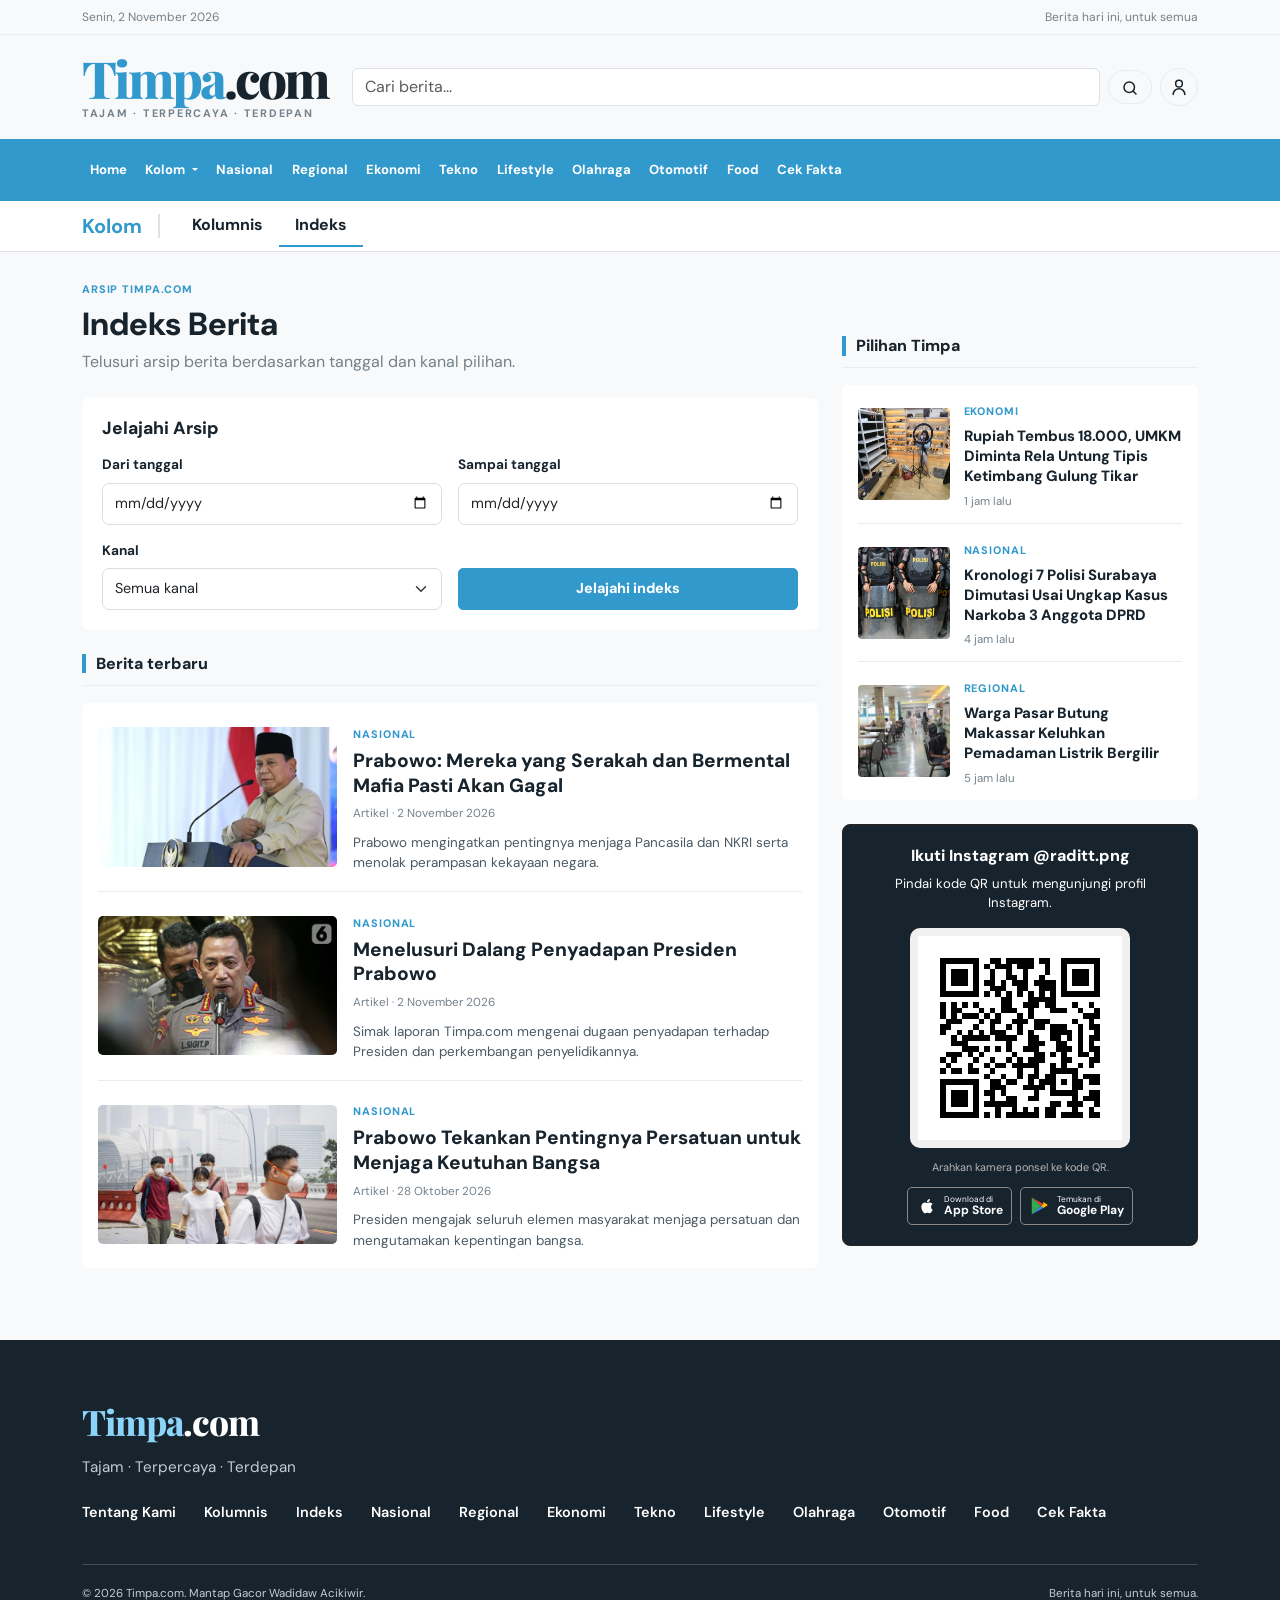
<file: indeks.html>
<!doctype html>
<html lang="id">

<head>
  <meta charset="utf-8">
  <meta name="viewport" content="width=device-width, initial-scale=1">
  <title>Indeks Berita | Timpa.com</title>

  <!-- CSS Bootstrap 5.3.3 dari CDN -->
  <link href="https://cdn.jsdelivr.net/npm/bootstrap@5.3.3/dist/css/bootstrap.min.css" rel="stylesheet"
    integrity="sha384-QWTKZyjpPEjISv5WaRU9OFeRpok6YctnYmDr5pNlyT2bRjXh0JMhjY6hW+ALEwIH" crossorigin="anonymous">
  <link rel="preconnect" href="https://fonts.googleapis.com">
  <link rel="preconnect" href="https://fonts.gstatic.com" crossorigin>
  <link
    href="https://fonts.googleapis.com/css2?family=DM+Sans:wght@400;500;600;700;800&family=Playfair+Display:wght@700;800&display=swap"
    rel="stylesheet">

  <link rel="stylesheet" href="style.css">
  <link rel="stylesheet" href="indeks.css">
</head>

<body>
  <div class="utility-bar">
    <div class="container d-flex justify-content-between py-2">
      <span>Senin, 2 November 2026</span>
      <span class="d-none d-sm-inline">Berita hari ini, untuk semua</span>
    </div>
  </div>

  <header class="container brand-row d-flex align-items-center justify-content-between">
    <a class="d-inline-flex flex-column" href="index.html" aria-label="Timpa.com beranda">
      <span class="brand-mark">Timpa<span>.com</span></span>
      <span class="brand-tagline">Tajam · Terpercaya · Terdepan</span>
    </a>
    <form class="d-flex align-items-center flex-grow-1 ms-4 border-dark" role="search" action="search-page.html"
      method="get">
      <label class="visually-hidden" for="site-search">Cari berita</label>
      <input class="form-control search-input flex-grow-1" id="site-search" type="search" name="q"
        placeholder="Cari berita..." aria-label="Cari berita">
      <button class="btn search-button ms-2" type="submit" aria-label="Cari berita">
        <svg xmlns="http://www.w3.org/2000/svg" width="18" height="18" fill="none" viewBox="0 0 24 24"
          stroke="currentColor" stroke-width="2" aria-hidden="true">
          <circle cx="11" cy="11" r="7"></circle>
          <path stroke-linecap="round" d="m16 16 4 4"></path>
        </svg>
      </button>
    </form>
    <div class="dropdown profile-dropdown ms-2">
      <button class="btn login-button d-inline-flex align-items-center justify-content-center p-2" type="button"
        data-bs-toggle="dropdown" aria-expanded="false" aria-label="Buka menu akun">
        <svg xmlns="http://www.w3.org/2000/svg" width="20" height="20" fill="none" viewBox="0 0 24 24"
          stroke="currentColor" stroke-width="1.8" aria-hidden="true">
          <circle cx="12" cy="8" r="4"></circle>
          <path stroke-linecap="round" stroke-linejoin="round" d="M5 21a7 7 0 0 1 14 0"></path>
        </svg>
      </button>
      <div class="dropdown-menu dropdown-menu-end profile-menu">
        <div class="profile-menu-header">
          <span class="profile-avatar" aria-hidden="true">T</span>
          <div>
            <strong>Mustofa Ganteng</strong>
            <a href="mailto:mustofagantenggacor@gmail.com">mustofagantenggacor@gmail.com</a>
          </div>
        </div>
        <button type="button" class="dropdown-item">
          <svg viewBox="0 0 24 24" aria-hidden="true">
            <path d="M6 3.75h12a1 1 0 0 1 1 1V21l-7-4-7 4V4.75a1 1 0 0 1 1-1Z"></path>
          </svg>
          Konten yang disimpan
        </button>
        <button type="button" class="dropdown-item">
          <svg viewBox="0 0 24 24" aria-hidden="true">
            <path
              d="M7 10v10H4V10h3Zm3 10h7.2a2 2 0 0 0 1.94-1.52l1.5-6A2 2 0 0 0 18.7 10H14l.7-3.1A2.4 2.4 0 0 0 12.35 4L8 10v10Z">
            </path>
          </svg>
          Konten yang disukai
        </button>
        <button type="button" class="dropdown-item">
          <svg viewBox="0 0 24 24" aria-hidden="true">
            <path d="M4 6h16M4 12h16M4 18h16"></path>
            <circle cx="9" cy="6" r="2"></circle>
            <circle cx="15" cy="12" r="2"></circle>
            <circle cx="8" cy="18" r="2"></circle>
          </svg>
          Atur Minat
        </button>
        <button type="button" class="dropdown-item">
          <svg viewBox="0 0 24 24" aria-hidden="true">
            <circle cx="12" cy="12" r="4"></circle>
            <path
              d="M12 2v2m0 16v2M4.93 4.93l1.42 1.42m11.3 11.3 1.42 1.42M2 12h2m16 0h2M4.93 19.07l1.42-1.42m11.3-11.3 1.42-1.42">
            </path>
          </svg>
          Atur mode
        </button>
        <button type="button" class="dropdown-item">
          <svg viewBox="0 0 24 24" aria-hidden="true">
            <path d="M4 5.5h16v12H9l-5 3v-15Z"></path>
            <path d="m12 8 1.1 2.2 2.4.35-1.75 1.7.4 2.4L12 13.5l-2.15 1.15.4-2.4-1.75-1.7 2.4-.35L12 8Z"></path>
          </svg>
          Berikan Masukan
        </button>
      </div>
    </div>
  </header>

  <nav class="navbar navbar-expand-lg main-nav" aria-label="Navigasi utama">
    <div class="container">
      <button class="navbar-toggler py-1" type="button" data-bs-toggle="collapse" data-bs-target="#mainMenu"
        aria-controls="mainMenu" aria-expanded="false" aria-label="Buka navigasi">
        <span class="navbar-toggler-icon"></span>
      </button>
      <div class="collapse navbar-collapse" id="mainMenu">
        <ul class="navbar-nav">
          <li class="nav-item"><a class="nav-link" href="index.html">Home</a></li>
          <li class="nav-item dropdown column-dropdown">
            <button class="nav-link dropdown-toggle" type="button" data-bs-toggle="dropdown" aria-expanded="false">
              Kolom
            </button>
            <ul class="dropdown-menu nav-column-menu profile-menu">
              <li><a class="dropdown-item" href="kolumnis.html">Kolumnis</a></li>
              <li><a class="dropdown-item" aria-current="page" href="indeks.html">Indeks</a></li>
            </ul>
          </li>
          <li class="nav-item"><a class="nav-link" href="search-page.html?q=Nasional">Nasional</a></li>
          <li class="nav-item"><a class="nav-link" href="search-page.html?q=Regional">Regional</a></li>
          <li class="nav-item"><a class="nav-link" href="search-page.html?q=Ekonomi">Ekonomi</a></li>
          <li class="nav-item"><a class="nav-link" href="search-page.html?q=Tekno">Tekno</a></li>
          <li class="nav-item"><a class="nav-link" href="search-page.html?q=Lifestyle">Lifestyle</a></li>
          <li class="nav-item"><a class="nav-link" href="search-page.html?q=Olahraga">Olahraga</a></li>
          <li class="nav-item"><a class="nav-link" href="search-page.html?q=Otomotif">Otomotif</a></li>
          <li class="nav-item"><a class="nav-link" href="search-page.html?q=Food">Food</a></li>
          <li class="nav-item"><a class="nav-link" href="hoaks.html">Cek Fakta</a></li>
        </ul>
      </div>
    </div>
  </nav>

  <section class="bg-white border-bottom" aria-label="Bagian kolom">
    <div class="container d-flex align-items-center gap-3 py-1">
      <h1 class="column-section-title border-end border-2 pe-3 fs-5 fw-bold mb-0">Kolom</h1>
      <nav class="nav column-section-nav" aria-label="Navigasi kolom">
        <a class="nav-link px-3 py-2" href="kolumnis.html"><b>Kolumnis</b></a>
        <a class="nav-link active px-3 py-2" href="indeks.html" aria-current="page"><b>Indeks</b></a>
      </nav>
    </div>
  </section>

  <main class="container search-page index-page py-4">
    <div class="row g-4">
      <section class="col-lg-8" aria-labelledby="index-heading">

        <div class="index-intro">
          <span class="category-label">ARSIP TIMPA.COM</span>
          <h1 class="search-summary" id="index-heading">Indeks Berita</h1>
          <p>Telusuri arsip berita berdasarkan tanggal dan kanal pilihan.</p>
        </div>

        <section class="index-filter-card" aria-labelledby="index-filter-heading">
          <h2 id="index-filter-heading">Jelajahi Arsip</h2>
          <form class="index-filter-form" action="indeks.html" method="get">
            <div class="index-filter-field">
              <label for="index-start-date">Dari tanggal</label>
              <input class="form-control" id="index-start-date" name="from" type="date">
            </div>
            <div class="index-filter-field">
              <label for="index-end-date">Sampai tanggal</label>
              <input class="form-control" id="index-end-date" name="to" type="date">
            </div>
            <div class="index-filter-field">
              <label for="index-channel">Kanal</label>
              <select class="form-select" id="index-channel" name="channel">
                <option value="">Semua kanal</option>
                <option value="Nasional">Nasional</option>
                <option value="Regional">Regional</option>
                <option value="Ekonomi">Ekonomi</option>
                <option value="Tekno">Tekno</option>
                <option value="Lifestyle">Lifestyle</option>
                <option value="Olahraga">Olahraga</option>
              </select>
            </div>
            <button class="index-filter-submit" type="submit">Jelajahi indeks</button>
          </form>
        </section>

        <section class="index-news-section mt-4" aria-labelledby="index-news-heading">
          <div class="section-heading">
            <h2 id="index-news-heading">Berita terbaru</h2>
          </div>
          <div class="search-results">
            <article class="search-result">
              <a class="search-result-image" href="isi-berita.html">
                <img src="assets/img/foto2.webp" alt="Presiden Prabowo Subianto sedang berbicara" loading="lazy">
              </a>
              <div class="search-result-copy">
                <span class="category-label">Nasional</span>
                <h2><a href="isi-berita.html">Prabowo: Mereka yang Serakah dan Bermental Mafia Pasti Akan Gagal</a></h2>
                <p class="search-result-meta">Artikel <span aria-hidden="true">·</span> 2 November 2026</p>
                <p class="search-result-excerpt">Prabowo mengingatkan pentingnya menjaga Pancasila dan NKRI serta menolak perampasan kekayaan negara.</p>
              </div>
            </article>
            <article class="search-result">
              <a class="search-result-image" href="isi-berita.html">
                <img src="assets/img/foto6.webp" alt="Kapolri Jenderal Listyo Sigit Prabowo" loading="lazy">
              </a>
              <div class="search-result-copy">
                <span class="category-label">Nasional</span>
                <h2><a href="isi-berita.html">Menelusuri Dalang Penyadapan Presiden Prabowo</a></h2>
                <p class="search-result-meta">Artikel <span aria-hidden="true">·</span> 2 November 2026</p>
                <p class="search-result-excerpt">Simak laporan Timpa.com mengenai dugaan penyadapan terhadap Presiden dan perkembangan penyelidikannya.</p>
              </div>
            </article>
            <article class="search-result">
              <a class="search-result-image" href="isi-berita.html">
                <img src="assets/img/foto1.webp" alt="Warga beraktivitas di tengah kota" loading="lazy">
              </a>
              <div class="search-result-copy">
                <span class="category-label">Nasional</span>
                <h2><a href="isi-berita.html">Prabowo Tekankan Pentingnya Persatuan untuk Menjaga Keutuhan Bangsa</a></h2>
                <p class="search-result-meta">Artikel <span aria-hidden="true">·</span> 28 Oktober 2026</p>
                <p class="search-result-excerpt">Presiden mengajak seluruh elemen masyarakat menjaga persatuan dan mengutamakan kepentingan bangsa.</p>
              </div>
            </article>
          </div>
        </section>
      </section>

      <aside class="col-lg-4 search-sidebar" aria-labelledby="index-picks-heading">
        <section>
          <div class="section-heading">
            <h2 id="index-picks-heading">Pilihan Timpa</h2>
          </div>
          <div class="search-picks">
            <article class="side-story">
              <img src="assets/img/foto7.webp" alt="Pelaku usaha berjualan melalui siaran langsung" loading="lazy">
              <div>
                <span class="category-label">Ekonomi</span>
                <h3><a href="isi-berita.html">Rupiah Tembus 18.000, UMKM Diminta Rela Untung Tipis Ketimbang Gulung Tikar</a></h3>
                <div class="story-meta">1 jam lalu</div>
              </div>
            </article>
            <article class="side-story">
              <img src="assets/img/foto4.webp" alt="Barisan polisi dengan perlengkapan pengamanan" loading="lazy">
              <div>
                <span class="category-label">Nasional</span>
                <h3><a href="isi-berita.html">Kronologi 7 Polisi Surabaya Dimutasi Usai Ungkap Kasus Narkoba 3 Anggota DPRD</a></h3>
                <div class="story-meta">4 jam lalu</div>
              </div>
            </article>
            <article class="side-story">
              <img src="assets/img/foto10.webp" alt="Suasana pusat perbelanjaan Pasar Butung Makassar" loading="lazy">
              <div>
                <span class="category-label">Regional</span>
                <h3><a href="isi-berita.html">Warga Pasar Butung Makassar Keluhkan Pemadaman Listrik Bergilir</a></h3>
                <div class="story-meta">5 jam lalu</div>
              </div>
            </article>
          </div>
        </section>
        <section class="app-promo instagram-promo mt-4" aria-labelledby="instagram-promo-heading">
          <h2 id="instagram-promo-heading">Ikuti Instagram @raditt.png</h2>
          <p>Pindai kode QR untuk mengunjungi profil Instagram.</p>
          <a class="instagram-qr" href="https://www.instagram.com/raditt.png/" target="_blank"
            rel="noopener noreferrer" aria-label="Buka profil Instagram raditt.png">
            <img src="instagram-qr.svg" alt="Kode QR menuju profil Instagram raditt.png">
          </a>
          <p class="app-promo-note">Arahkan kamera ponsel ke kode QR.</p>
          <div class="app-store-badges" aria-label="Badge toko aplikasi, belum aktif">
            <span class="app-store-badge">
              <svg viewBox="0 0 24 24" aria-hidden="true"><path d="M16.4 12.8c0-2 1.6-3 1.7-3.1a3.7 3.7 0 0 0-2.9-1.6c-1.2-.1-2.4.7-3 .7s-1.5-.7-2.5-.7a3.8 3.8 0 0 0-3.2 1.9c-1.4 2.4-.4 6 1 8 .7 1 1.4 2 2.4 2s1.3-.6 2.5-.6 1.6.6 2.5.6 1.6-.9 2.2-1.9c.7-1 1-2 1-2.1-.1 0-1.7-.7-1.7-3.2ZM14.4 6.8a3.6 3.6 0 0 0 .8-2.5 3.7 3.7 0 0 0-2.4 1.2 3.4 3.4 0 0 0-.8 2.4 3 3 0 0 0 2.4-1.1Z" /></svg>
              <span><small>Download di</small><strong>App Store</strong></span>
            </span>
            <span class="app-store-badge">
              <svg viewBox="0 0 24 24" aria-hidden="true"><path fill="#34a853" d="M3 2.7v18.6L13.2 12 3 2.7Z" /><path fill="#4285f4" d="m3 21.3 12.5-7.2-2.3-2.1L3 21.3Z" /><path fill="#fbbc04" d="m15.5 9.9-2.3 2.1 2.3 2.1 4.1-2.4c.8-.5.8-1.2 0-1.7l-4.1-2.4Z" /><path fill="#ea4335" d="M3 2.7 13.2 12l2.3-2.1L3 2.7Z" /></svg>
              <span><small>Temukan di</small><strong>Google Play</strong></span>
            </span>
          </div>
        </section>
      </aside>
    </div>
  </main>

  <footer class="site-footer">
    <div class="container">
      <div class="site-footer-main">
        <a class="site-footer-brand" href="index.html" aria-label="Timpa.com beranda">Timpa<span>.com</span></a>
        <p>Tajam · Terpercaya · Terdepan</p>
        <nav class="site-footer-nav" aria-label="Navigasi footer">
          <a href="index.html">Tentang Kami</a>
          <a href="kolumnis.html">Kolumnis</a>
          <a href="indeks.html" aria-current="page">Indeks</a>
          <a href="search-page.html?q=Nasional">Nasional</a>
          <a href="search-page.html?q=Regional">Regional</a>
          <a href="search-page.html?q=Ekonomi">Ekonomi</a>
          <a href="search-page.html?q=Tekno">Tekno</a>
          <a href="search-page.html?q=Lifestyle">Lifestyle</a>
          <a href="search-page.html?q=Olahraga">Olahraga</a>
          <a href="search-page.html?q=Otomotif">Otomotif</a>
          <a href="search-page.html?q=Food">Food</a>
          <a href="hoaks.html">Cek Fakta</a>
        </nav>
      </div>
      <div class="site-footer-bottom">
        <span>© 2026 Timpa.com. Mantap Gacor Wadidaw Acikiwir.</span>
        <span>Berita hari ini, untuk semua.</span>
      </div>
    </div>
  </footer>

  <script src="https://cdn.jsdelivr.net/npm/bootstrap@5.3.3/dist/js/bootstrap.bundle.min.js"
    integrity="sha384-YvpcrYf0tY3lHB60NNkmXc5s9fDVZLESaAA55NDzOxhy9GkcIdslK1eN7N6jIeHz"
    crossorigin="anonymous"></script>
  <script>
    if (!window.bootstrap) {
      const navToggle = document.querySelector(".navbar-toggler");
      const navMenu = document.getElementById("mainMenu");

      navToggle.addEventListener("click", () => {
        const isExpanded = navToggle.getAttribute("aria-expanded") === "true";
        navToggle.setAttribute("aria-expanded", String(!isExpanded));
        navMenu.classList.toggle("show", !isExpanded);
      });
    }
  </script>
</body>

</html>
</file>
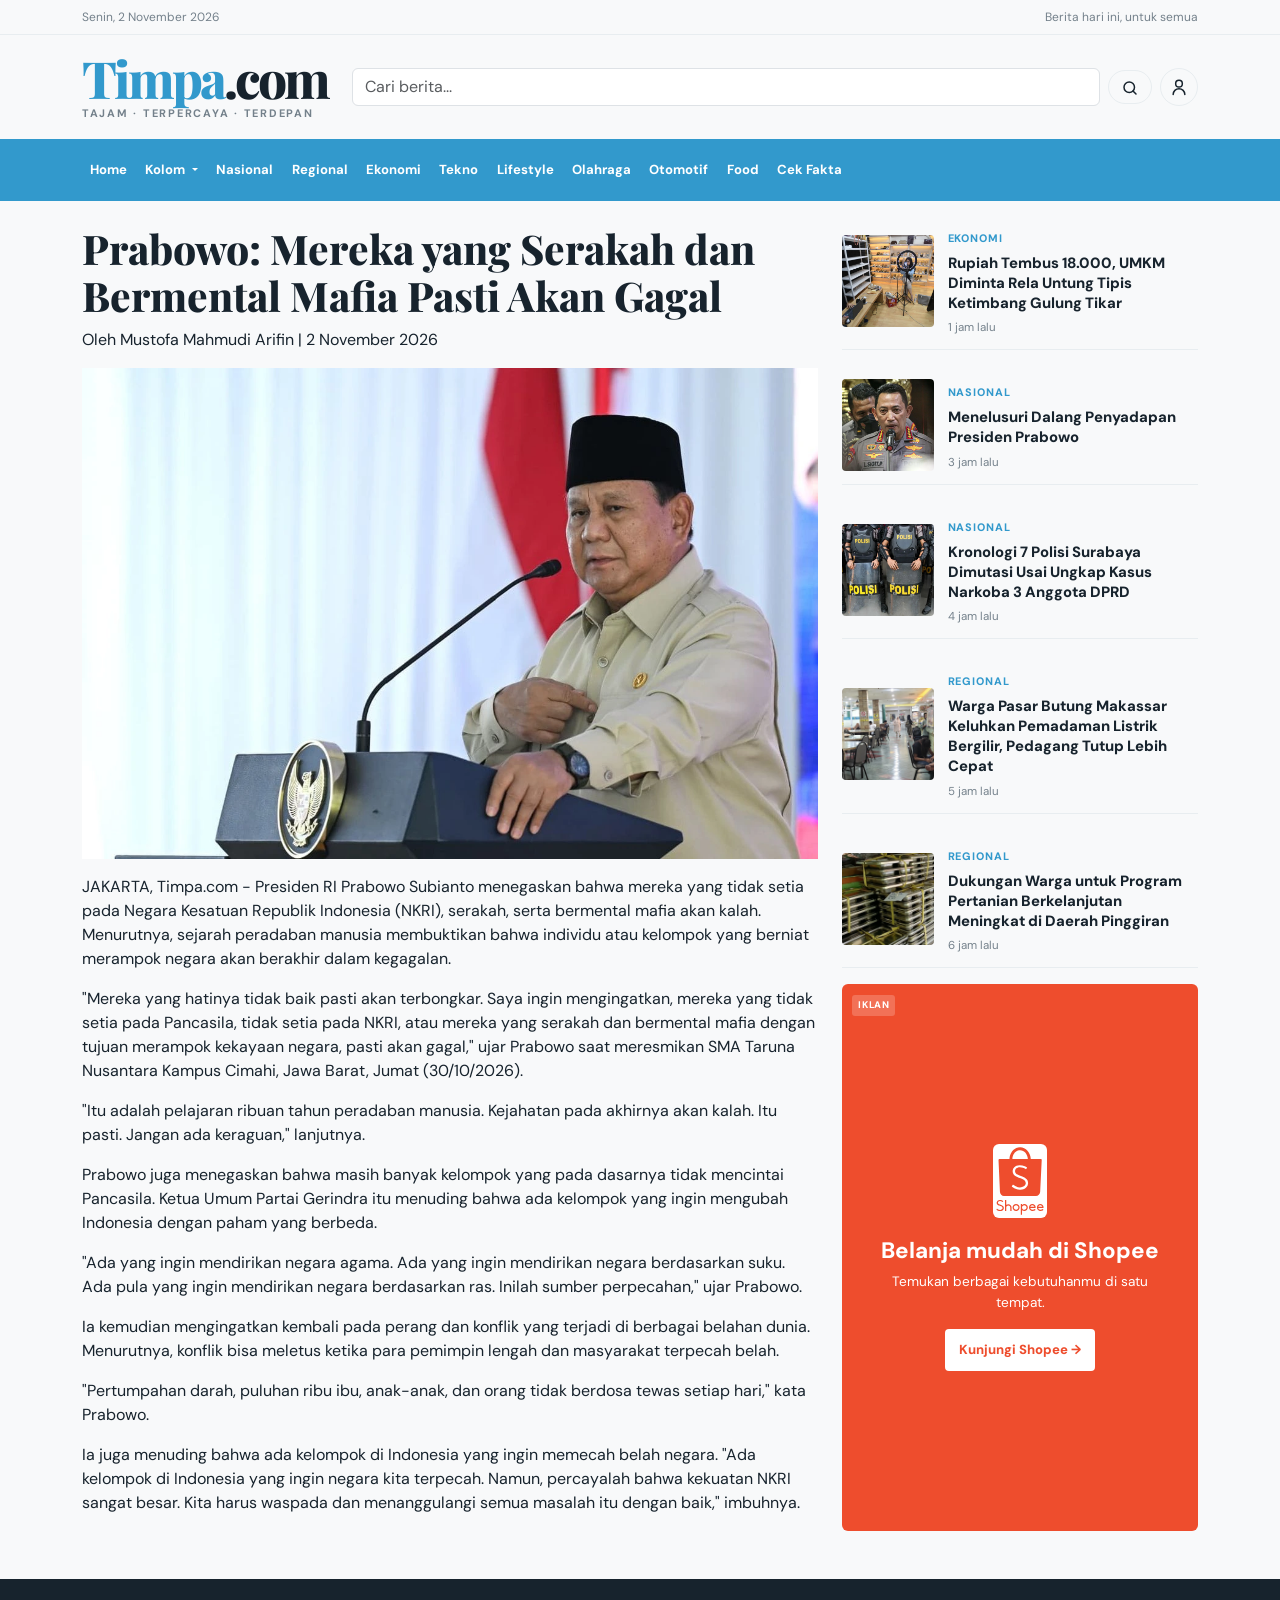
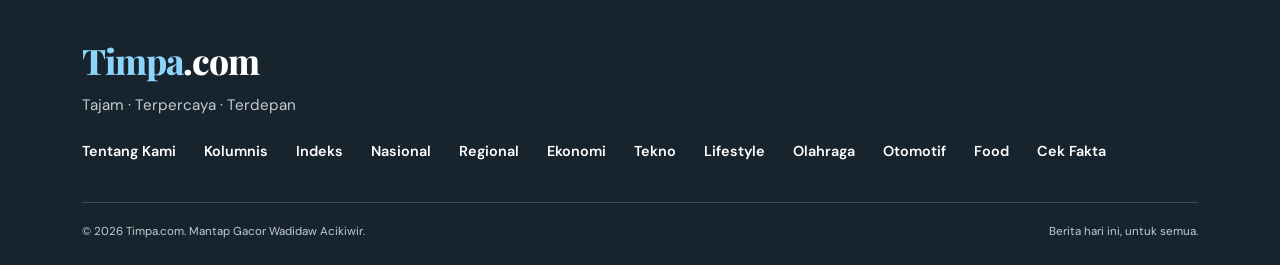
<file: isi-berita.html>
<!doctype html> 
<html lang="id"> 
<head> 
  <meta charset="utf-8"> 
  <meta name="viewport" content="width=device-width, initial-scale=1"> 
  <title>Timpa.com</title> 
  
  <!-- CSS Bootstrap 5.3.3 dari CDN --> 
  <link href="https://cdn.jsdelivr.net/npm/bootstrap@5.3.3/dist/css/bootstrap.min.css" rel="stylesheet" integrity="sha384-QWTKZyjpPEjISv5WaRU9OFeRpok6YctnYmDr5pNlyT2bRjXh0JMhjY6hW+ALEwIH" crossorigin="anonymous"> 
  <link rel="preconnect" href="https://fonts.googleapis.com">
  <link rel="preconnect" href="https://fonts.gstatic.com" crossorigin>
  <link href="https://fonts.googleapis.com/css2?family=DM+Sans:wght@400;500;600;700;800&family=Playfair+Display:wght@700;800&display=swap" rel="stylesheet">
  

<link rel="stylesheet" href="style.css">
  
</head> 
<body> 
  
  <div class="utility-bar">
    <div class="container d-flex justify-content-between py-2">
      <span>Senin, 2 November 2026</span>
      <span class="d-none d-sm-inline">Berita hari ini, untuk semua</span>
    </div>
  </div>

  <header class="container brand-row d-flex align-items-center justify-content-between">
    <a class="d-inline-flex flex-column" href="index.html" aria-label="Timpa.com beranda">
      <span class="brand-mark">Timpa<span>.com</span></span>
      <span class="brand-tagline">Tajam · Terpercaya · Terdepan</span>
    </a>
    <form class="d-flex align-items-center flex-grow-1 ms-4 border-dark" role="search" action="search-page.html" method="get">
      <label class="visually-hidden" for="site-search">Cari berita</label>
      <input class="form-control search-input flex-grow-1" id="site-search" type="search" name="q" placeholder="Cari berita..." aria-label="Cari berita">
      <button class="btn search-button ms-2" type="submit" aria-label="Cari berita">
        <svg xmlns="http://www.w3.org/2000/svg" width="18" height="18" fill="none" viewBox="0 0 24 24" stroke="currentColor" stroke-width="2" aria-hidden="true">
          <circle cx="11" cy="11" r="7"></circle>
          <path stroke-linecap="round" d="m16 16 4 4"></path>
        </svg>
      </button>
    </form>
    <div class="dropdown profile-dropdown ms-2">
      <button class="btn login-button d-inline-flex align-items-center justify-content-center p-2" type="button" data-bs-toggle="dropdown" aria-expanded="false" aria-label="Buka menu akun">
        <svg xmlns="http://www.w3.org/2000/svg" width="20" height="20" fill="none" viewBox="0 0 24 24" stroke="currentColor" stroke-width="1.8" aria-hidden="true">
          <circle cx="12" cy="8" r="4"></circle>
          <path stroke-linecap="round" stroke-linejoin="round" d="M5 21a7 7 0 0 1 14 0"></path>
        </svg>
      </button>
      <div class="dropdown-menu dropdown-menu-end profile-menu">
        <div class="profile-menu-header">
          <span class="profile-avatar" aria-hidden="true">T</span>
          <div>
            <strong>Mustofa Ganteng</strong>
            <a href="mailto:mustofagantenggacor@gmail.com">mustofagantenggacor@gmail.com</a>
          </div>
        </div>
        <button type="button" class="dropdown-item">
          <svg viewBox="0 0 24 24" aria-hidden="true"><path d="M6 3.75h12a1 1 0 0 1 1 1V21l-7-4-7 4V4.75a1 1 0 0 1 1-1Z"></path></svg>
          Konten yang disimpan
        </button>
        <button type="button" class="dropdown-item">
          <svg viewBox="0 0 24 24" aria-hidden="true"><path d="M7 10v10H4V10h3Zm3 10h7.2a2 2 0 0 0 1.94-1.52l1.5-6A2 2 0 0 0 18.7 10H14l.7-3.1A2.4 2.4 0 0 0 12.35 4L8 10v10Z"></path></svg>
          Konten yang disukai
        </button>
        <button type="button" class="dropdown-item">
          <svg viewBox="0 0 24 24" aria-hidden="true"><path d="M4 6h16M4 12h16M4 18h16"></path><circle cx="9" cy="6" r="2"></circle><circle cx="15" cy="12" r="2"></circle><circle cx="8" cy="18" r="2"></circle></svg>
          Atur Minat
        </button>
        <button type="button" class="dropdown-item">
          <svg viewBox="0 0 24 24" aria-hidden="true"><circle cx="12" cy="12" r="4"></circle><path d="M12 2v2m0 16v2M4.93 4.93l1.42 1.42m11.3 11.3 1.42 1.42M2 12h2m16 0h2M4.93 19.07l1.42-1.42m11.3-11.3 1.42-1.42"></path></svg>
          Atur mode
        </button>
        <button type="button" class="dropdown-item">
          <svg viewBox="0 0 24 24" aria-hidden="true"><path d="M4 5.5h16v12H9l-5 3v-15Z"></path><path d="m12 8 1.1 2.2 2.4.35-1.75 1.7.4 2.4L12 13.5l-2.15 1.15.4-2.4-1.75-1.7 2.4-.35L12 8Z"></path></svg>
          Berikan Masukan
        </button>
      </div>
    </div>
  </header>

  <nav class="navbar navbar-expand-lg main-nav" aria-label="Navigasi utama">
    <div class="container">
      <button class="navbar-toggler py-1" type="button" data-bs-toggle="collapse" data-bs-target="#mainMenu" aria-controls="mainMenu" aria-expanded="false" aria-label="Buka navigasi">
        <span class="navbar-toggler-icon"></span>
      </button>
      <div class="collapse navbar-collapse" id="mainMenu">
        <ul class="navbar-nav">
          <li class="nav-item"><a class="nav-link" href="index.html">Home</a></li>
          <li class="nav-item dropdown column-dropdown">
            <button class="nav-link dropdown-toggle" type="button" data-bs-toggle="dropdown" aria-expanded="false">
              Kolom
            </button>
            <ul class="dropdown-menu nav-column-menu profile-menu">
              <li><a class="dropdown-item" href="kolumnis.html">Kolumnis</a></li>
              <li><a class="dropdown-item" href="indeks.html">Indeks</a></li>
            </ul>
          </li>
          <li class="nav-item"><a class="nav-link" href="search-page.html?q=Nasional">Nasional</a></li>
          <li class="nav-item"><a class="nav-link" href="search-page.html?q=Regional">Regional</a></li>
          <li class="nav-item"><a class="nav-link" href="search-page.html?q=Ekonomi">Ekonomi</a></li>
          <li class="nav-item"><a class="nav-link" href="search-page.html?q=Tekno">Tekno</a></li>
          <li class="nav-item"><a class="nav-link" href="search-page.html?q=Lifestyle">Lifestyle</a></li>
          <li class="nav-item"><a class="nav-link" href="search-page.html?q=Olahraga">Olahraga</a></li>
          <li class="nav-item"><a class="nav-link" href="search-page.html?q=Otomotif">Otomotif</a></li>
          <li class="nav-item"><a class="nav-link" href="search-page.html?q=Food">Food</a></li>
          <li class="nav-item"><a class="nav-link" href="hoaks.html">Cek Fakta</a></li>
        </ul>
      </div>
    </div>
  </nav>

  <main class="container my-4">
    <div class="row">
      <div class="col-lg-8">
        <article class="news-article">
          <h1 class="news-title">Prabowo: Mereka yang Serakah dan Bermental Mafia Pasti Akan Gagal</h1>
          <p class="news-meta">Oleh Mustofa Mahmudi Arifin | 2 November 2026</p>
          <img src="assets/img/foto2.webp" alt="Gambar Berita Prabowo" class="img-fluid mb-3">
          <p>JAKARTA, Timpa.com - Presiden RI Prabowo Subianto menegaskan bahwa mereka yang tidak setia pada Negara Kesatuan Republik Indonesia (NKRI), serakah, serta bermental mafia akan kalah. Menurutnya, sejarah peradaban manusia membuktikan bahwa individu atau kelompok yang berniat merampok negara akan berakhir dalam kegagalan.</p>
          <p>"Mereka yang hatinya tidak baik pasti akan terbongkar. Saya ingin mengingatkan, mereka yang tidak setia pada Pancasila, tidak setia pada NKRI, atau mereka yang serakah dan bermental mafia dengan tujuan merampok kekayaan negara, pasti akan gagal," ujar Prabowo saat meresmikan SMA Taruna Nusantara Kampus Cimahi, Jawa Barat, Jumat (30/10/2026).</p>
          <p>"Itu adalah pelajaran ribuan tahun peradaban manusia. Kejahatan pada akhirnya akan kalah. Itu pasti. Jangan ada keraguan," lanjutnya.</p>
          <p>Prabowo juga menegaskan bahwa masih banyak kelompok yang pada dasarnya tidak mencintai Pancasila. Ketua Umum Partai Gerindra itu menuding bahwa ada kelompok yang ingin mengubah Indonesia dengan paham yang berbeda.</p>
          <p>"Ada yang ingin mendirikan negara agama. Ada yang ingin mendirikan negara berdasarkan suku. Ada pula yang ingin mendirikan negara berdasarkan ras. Inilah sumber perpecahan," ujar Prabowo.</p>
          <p>Ia kemudian mengingatkan kembali pada perang dan konflik yang terjadi di berbagai belahan dunia. Menurutnya, konflik bisa meletus ketika para pemimpin lengah dan masyarakat terpecah belah.</p>
          <p>"Pertumpahan darah, puluhan ribu ibu, anak-anak, dan orang tidak berdosa tewas setiap hari," kata Prabowo.</p>
          <p>Ia juga menuding bahwa ada kelompok di Indonesia yang ingin memecah belah negara. "Ada kelompok di Indonesia yang ingin negara kita terpecah. Namun, percayalah bahwa kekuatan NKRI sangat besar. Kita harus waspada dan menanggulangi semua masalah itu dengan baik," imbuhnya.</p>
        </article>
      </div>
      <div class="col-lg-4">
        <aside class="sidebar">
          <div class="side-story">
            <img src="assets/img/foto7.webp" alt="Pelaku usaha berjualan melalui siaran langsung" loading="lazy">
            <div>
              <span class="category-label">Ekonomi</span>
              <h3><a href="isi-berita.html">Rupiah Tembus 18.000, UMKM Diminta Rela Untung Tipis Ketimbang Gulung Tikar</a></h3>
              <div class="story-meta">1 jam lalu</div>
            </div>
          </div>
          <div class="side-story">
            <img src="assets/img/foto6.webp" alt="Kapolri Jenderal Listyo Sigit Prabowo" loading="lazy">
            <div>
              <span class="category-label">Nasional</span>
              <h3><a href="isi-berita.html">Menelusuri Dalang Penyadapan Presiden Prabowo</a></h3>
              <div class="story-meta">3 jam lalu</div>
            </div>
          </div>
          <div class="side-story">
            <img src="assets/img/foto4.webp" alt="Barisan polisi dengan perlengkapan pengamanan" loading="lazy">
            <div>
              <span class="category-label">Nasional</span>
              <h3><a href="isi-berita.html">Kronologi 7 Polisi Surabaya Dimutasi Usai Ungkap Kasus Narkoba 3 Anggota DPRD</a></h3>
              <div class="story-meta">4 jam lalu</div>
            </div>
          </div>
          <div class="side-story">
            <img src="assets/img/foto10.webp" alt="Suasana pusat perbelanjaan Pasar Butung Makassar" loading="lazy">
            <div>
              <span class="category-label">Regional</span>
              <h3><a href="isi-berita.html">Warga Pasar Butung Makassar Keluhkan Pemadaman Listrik Bergilir, Pedagang Tutup Lebih Cepat</a></h3>
              <div class="story-meta">5 jam lalu</div>
            </div>
          </div>
          <div class="side-story">
            <img src="assets/img/foto3.webp" alt="Sejumlah warga mengikuti kegiatan sosial" loading="lazy">
            <div>
              <span class="category-label">Regional</span>
              <h3><a href="isi-berita.html">Dukungan Warga untuk Program Pertanian Berkelanjutan Meningkat di Daerah Pinggiran</a></h3>
              <div class="story-meta">6 jam lalu</div>
            </div>
          </div>

          <a class="shopee-ad" href="https://shopee.co.id/" target="_blank" rel="noopener noreferrer" aria-label="Kunjungi Shopee">
            <span class="shopee-ad-label">IKLAN</span>
            <span class="shopee-ad-icon" aria-hidden="true">
              <img src="assets/shopee-vertical.svg" alt="">
            </span>
            <span class="shopee-ad-copy">
              <strong>Belanja mudah di Shopee</strong>
              <span>Temukan berbagai kebutuhanmu di satu tempat.</span>
            </span>
            <span class="shopee-ad-cta">Kunjungi Shopee <span aria-hidden="true">→</span></span>
          </a>
        </aside>
      </div>
    </div>
  </main>

<footer class="site-footer">
    <div class="container">
      <div class="site-footer-main">
        <a class="site-footer-brand" href="index.html" aria-label="Timpa.com beranda">Timpa<span>.com</span></a>
        <p>Tajam · Terpercaya · Terdepan</p>
        <nav class="site-footer-nav" aria-label="Navigasi footer">
          <a href="index.html">Tentang Kami</a>
          <a href="kolumnis.html">Kolumnis</a>
          <a href="indeks.html">Indeks</a>
          <a href="search-page.html?q=Nasional">Nasional</a>
          <a href="search-page.html?q=Regional">Regional</a>
          <a href="search-page.html?q=Ekonomi">Ekonomi</a>
          <a href="search-page.html?q=Tekno">Tekno</a>
          <a href="search-page.html?q=Lifestyle">Lifestyle</a>
          <a href="search-page.html?q=Olahraga">Olahraga</a>
          <a href="search-page.html?q=Otomotif">Otomotif</a>
          <a href="search-page.html?q=Food">Food</a>
          <a href="hoaks.html">Cek Fakta</a>
        </nav>
      </div>
      <div class="site-footer-bottom">
        <span>© 2026 Timpa.com. Mantap Gacor Wadidaw Acikiwir.</span>
        <span>Berita hari ini, untuk semua.</span>
      </div>
    </div>
  </footer>
 
</body> 
<script 
src="https://cdn.jsdelivr.net/npm/bootstrap@5.3.3/dist/js/bootstrap.bundle.m
in.js" integrity="sha384
YvpcrYf0tY3lHB60NNkmXc5s9fDVZLESaAA55NDzOxhy9GkcIdslK1eN7N6jIeHz" 
crossorigin="anonymous"></script> 
</html>
</file>
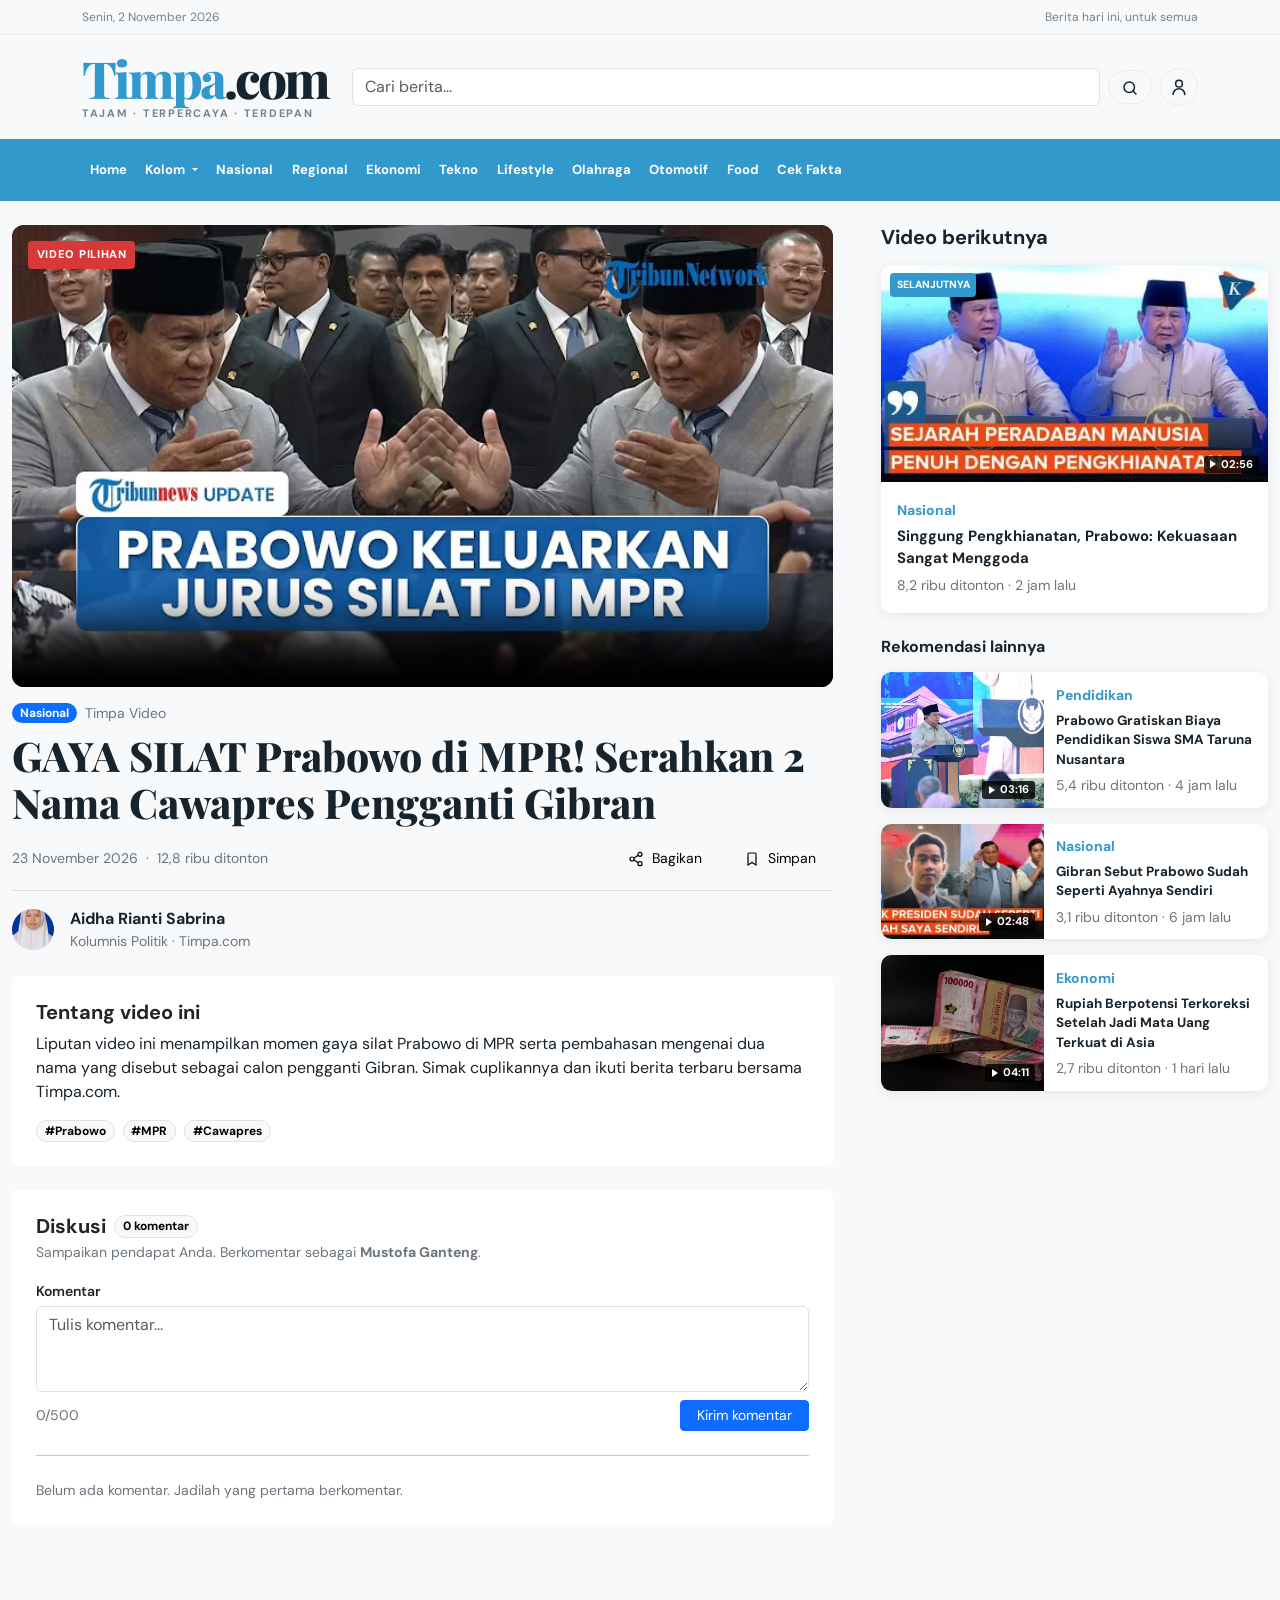
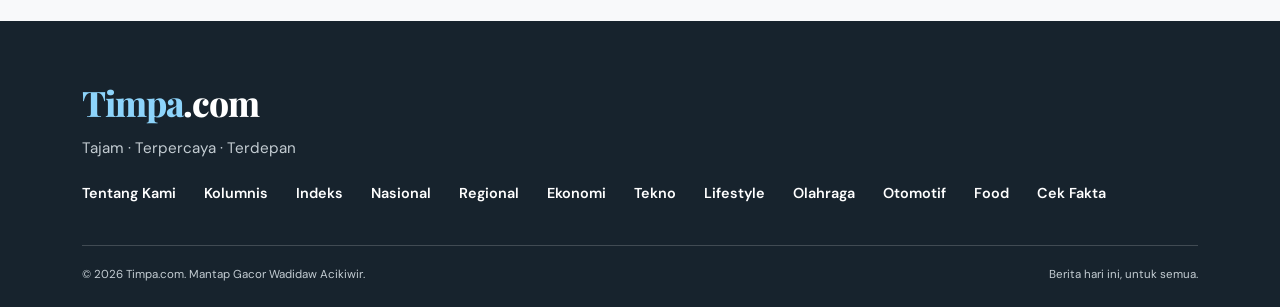
<file: isi-video.html>
<!doctype html> 
<html lang="id"> 
<head> 
  <meta charset="utf-8"> 
  <meta name="viewport" content="width=device-width, initial-scale=1"> 
  <title>GAYA SILAT Prabowo di MPR! Serahkan 2 Nama Cawapres Pengganti Gibran | Timpa.com</title> 
  
  <!-- CSS Bootstrap 5.3.3 dari CDN --> 
  <link href="https://cdn.jsdelivr.net/npm/bootstrap@5.3.3/dist/css/bootstrap.min.css" rel="stylesheet" integrity="sha384-QWTKZyjpPEjISv5WaRU9OFeRpok6YctnYmDr5pNlyT2bRjXh0JMhjY6hW+ALEwIH" crossorigin="anonymous"> 
  <link rel="preconnect" href="https://fonts.googleapis.com">
  <link rel="preconnect" href="https://fonts.gstatic.com" crossorigin>
  <link href="https://fonts.googleapis.com/css2?family=DM+Sans:wght@400;500;600;700;800&family=Playfair+Display:wght@700;800&display=swap" rel="stylesheet">
  

<link rel="stylesheet" href="style.css">
<link rel="stylesheet" href="video.css">
  
</head> 
<body> 
  
  <div class="utility-bar">
    <div class="container d-flex justify-content-between py-2">
      <span>Senin, 2 November 2026</span>
      <span class="d-none d-sm-inline">Berita hari ini, untuk semua</span>
    </div>
  </div>

  <header class="container brand-row d-flex align-items-center justify-content-between">
    <a class="d-inline-flex flex-column" href="index.html" aria-label="Timpa.com beranda">
      <span class="brand-mark">Timpa<span>.com</span></span>
      <span class="brand-tagline">Tajam · Terpercaya · Terdepan</span>
    </a>
    <form class="d-flex align-items-center flex-grow-1 ms-4 border-dark" role="search" action="search-page.html" method="get">
      <label class="visually-hidden" for="site-search">Cari berita</label>
      <input class="form-control search-input flex-grow-1" id="site-search" type="search" name="q" placeholder="Cari berita..." aria-label="Cari berita">
      <button class="btn search-button ms-2" type="submit" aria-label="Cari berita">
        <svg xmlns="http://www.w3.org/2000/svg" width="18" height="18" fill="none" viewBox="0 0 24 24" stroke="currentColor" stroke-width="2" aria-hidden="true">
          <circle cx="11" cy="11" r="7"></circle>
          <path stroke-linecap="round" d="m16 16 4 4"></path>
        </svg>
      </button>
    </form>
    <div class="dropdown profile-dropdown ms-2">
      <button class="btn login-button d-inline-flex align-items-center justify-content-center p-2" type="button" data-bs-toggle="dropdown" aria-expanded="false" aria-label="Buka menu akun">
        <svg xmlns="http://www.w3.org/2000/svg" width="20" height="20" fill="none" viewBox="0 0 24 24" stroke="currentColor" stroke-width="1.8" aria-hidden="true">
          <circle cx="12" cy="8" r="4"></circle>
          <path stroke-linecap="round" stroke-linejoin="round" d="M5 21a7 7 0 0 1 14 0"></path>
        </svg>
      </button>
      <div class="dropdown-menu dropdown-menu-end profile-menu">
        <div class="profile-menu-header">
          <span class="profile-avatar" aria-hidden="true">T</span>
          <div>
            <strong>Mustofa Ganteng</strong>
            <a href="mailto:mustofagantenggacor@gmail.com">mustofagantenggacor@gmail.com</a>
          </div>
        </div>
        <button type="button" class="dropdown-item">
          <svg viewBox="0 0 24 24" aria-hidden="true"><path d="M6 3.75h12a1 1 0 0 1 1 1V21l-7-4-7 4V4.75a1 1 0 0 1 1-1Z"></path></svg>
          Konten yang disimpan
        </button>
        <button type="button" class="dropdown-item">
          <svg viewBox="0 0 24 24" aria-hidden="true"><path d="M7 10v10H4V10h3Zm3 10h7.2a2 2 0 0 0 1.94-1.52l1.5-6A2 2 0 0 0 18.7 10H14l.7-3.1A2.4 2.4 0 0 0 12.35 4L8 10v10Z"></path></svg>
          Konten yang disukai
        </button>
        <button type="button" class="dropdown-item">
          <svg viewBox="0 0 24 24" aria-hidden="true"><path d="M4 6h16M4 12h16M4 18h16"></path><circle cx="9" cy="6" r="2"></circle><circle cx="15" cy="12" r="2"></circle><circle cx="8" cy="18" r="2"></circle></svg>
          Atur Minat
        </button>
        <button type="button" class="dropdown-item">
          <svg viewBox="0 0 24 24" aria-hidden="true"><circle cx="12" cy="12" r="4"></circle><path d="M12 2v2m0 16v2M4.93 4.93l1.42 1.42m11.3 11.3 1.42 1.42M2 12h2m16 0h2M4.93 19.07l1.42-1.42m11.3-11.3 1.42-1.42"></path></svg>
          Atur mode
        </button>
        <button type="button" class="dropdown-item">
          <svg viewBox="0 0 24 24" aria-hidden="true"><path d="M4 5.5h16v12H9l-5 3v-15Z"></path><path d="m12 8 1.1 2.2 2.4.35-1.75 1.7.4 2.4L12 13.5l-2.15 1.15.4-2.4-1.75-1.7 2.4-.35L12 8Z"></path></svg>
          Berikan Masukan
        </button>
      </div>
    </div>
  </header>

  <nav class="navbar navbar-expand-lg main-nav" aria-label="Navigasi utama">
    <div class="container">
      <button class="navbar-toggler py-1" type="button" data-bs-toggle="collapse" data-bs-target="#mainMenu" aria-controls="mainMenu" aria-expanded="false" aria-label="Buka navigasi">
        <span class="navbar-toggler-icon"></span>
      </button>
      <div class="collapse navbar-collapse" id="mainMenu">
        <ul class="navbar-nav">
          <li class="nav-item"><a class="nav-link" href="index.html">Home</a></li>
          <li class="nav-item dropdown column-dropdown">
            <button class="nav-link dropdown-toggle" type="button" data-bs-toggle="dropdown" aria-expanded="false">
              Kolom
            </button>
            <ul class="dropdown-menu nav-column-menu profile-menu">
              <li><a class="dropdown-item" href="kolumnis.html">Kolumnis</a></li>
              <li><a class="dropdown-item" href="indeks.html">Indeks</a></li>
            </ul>
          </li>
          <li class="nav-item"><a class="nav-link" href="search-page.html?q=Nasional">Nasional</a></li>
          <li class="nav-item"><a class="nav-link" href="search-page.html?q=Regional">Regional</a></li>
          <li class="nav-item"><a class="nav-link" href="search-page.html?q=Ekonomi">Ekonomi</a></li>
          <li class="nav-item"><a class="nav-link" href="search-page.html?q=Tekno">Tekno</a></li>
          <li class="nav-item"><a class="nav-link" href="search-page.html?q=Lifestyle">Lifestyle</a></li>
          <li class="nav-item"><a class="nav-link" href="search-page.html?q=Olahraga">Olahraga</a></li>
          <li class="nav-item"><a class="nav-link" href="search-page.html?q=Otomotif">Otomotif</a></li>
          <li class="nav-item"><a class="nav-link" href="search-page.html?q=Food">Food</a></li>
          <li class="nav-item"><a class="nav-link" href="hoaks.html">Cek Fakta</a></li>
        </ul>
      </div>
    </div>
  </nav>

  <main class="container video-page py-4 pb-lg-5">
    <div class="row g-4 g-xl-5">
      <section class="col-lg-8" aria-labelledby="video-title">

        <div class="video-player mb-3">
          <video controls playsinline preload="metadata" poster="assets/video/thumbnail silat.webp"
                 aria-label="Video GAYA SILAT Prabowo di MPR">
            <source src="assets/video/Video Project 2.webm" type="video/webm">
          </video>
          <span class="video-live-label">VIDEO PILIHAN</span>
        </div>

        <div class="d-flex flex-wrap align-items-center gap-2 mb-2">
          <span class="badge rounded-pill text-bg-primary">Nasional</span>
          <span class="small text-secondary">Timpa Video</span>
        </div>
        <h1 class="news-title mb-3" id="video-title">GAYA SILAT Prabowo di MPR! Serahkan 2 Nama Cawapres Pengganti Gibran</h1>

        <div class="d-flex flex-wrap justify-content-between align-items-center gap-3 border-bottom pb-3 mb-3">
          <div class="small text-secondary">
            <span>23 November 2026</span>
            <span class="mx-1" aria-hidden="true">·</span>
            <span>12,8 ribu ditonton</span>
          </div>
          <div class="d-flex gap-2">
            <button class="btn btn-light btn-sm rounded-pill px-3" type="button" data-bs-toggle="modal" data-bs-target="#shareModal" aria-label="Bagikan video">
              <svg class="me-1" width="16" height="16" viewBox="0 0 24 24" fill="none" stroke="currentColor" stroke-width="1.8" aria-hidden="true">
                <circle cx="18" cy="5" r="3"></circle><circle cx="6" cy="12" r="3"></circle><circle cx="18" cy="19" r="3"></circle><path d="m8.7 10.7 6.6-4.4m-6.6 7 6.6 4.4"></path>
              </svg>
              Bagikan
            </button>
            <button class="btn btn-light btn-sm rounded-pill px-3 video-save-button" type="button" data-save-video aria-label="Simpan video" aria-pressed="false">
              <svg class="me-1" width="16" height="16" viewBox="0 0 24 24" fill="none" stroke="currentColor" stroke-width="1.8" aria-hidden="true">
                <path d="M6 4.75A1.75 1.75 0 0 1 7.75 3h8.5A1.75 1.75 0 0 1 18 4.75V21l-6-3.8L6 21V4.75Z"></path>
              </svg>
              <span data-save-label>Simpan</span>
            </button>
          </div>
        </div>

        <div class="d-flex align-items-center gap-3 mb-4">
          <img class="video-author-avatar" src="assets/img/Aidha.webp" alt="Aidha Rianti Sabrina">
          <div>
            <div class="fw-bold">Aidha Rianti Sabrina</div>
            <div class="small text-secondary">Kolumnis Politik · Timpa.com</div>
          </div>
        </div>

        <div class="card border-0 bg-white mb-4">
          <div class="card-body p-3 p-md-4">
            <h2 class="h5 fw-bold mb-2">Tentang video ini</h2>
            <p class="video-story-copy mb-0">
              Liputan video ini menampilkan momen gaya silat Prabowo di MPR serta pembahasan mengenai dua nama yang disebut sebagai calon pengganti Gibran. Simak cuplikannya dan ikuti berita terbaru bersama Timpa.com.
            </p>
            <div class="d-flex flex-wrap gap-2 mt-3">
              <a class="badge rounded-pill text-bg-light border text-decoration-none" href="search-page.html?q=Prabowo">#Prabowo</a>
              <a class="badge rounded-pill text-bg-light border text-decoration-none" href="search-page.html?q=MPR">#MPR</a>
              <a class="badge rounded-pill text-bg-light border text-decoration-none" href="search-page.html?q=Cawapres">#Cawapres</a>
            </div>
          </div>
        </div>

        <section class="card border-0 bg-white" aria-labelledby="comment-title">
          <div class="card-body p-3 p-md-4">
            <div class="d-flex align-items-center gap-2 mb-1">
              <h2 class="h5 fw-bold mb-0" id="comment-title">Diskusi</h2>
              <span class="badge rounded-pill text-bg-light border" id="commentCount" aria-live="polite">0 komentar</span>
            </div>
            <p class="small text-secondary mb-3">
              Sampaikan pendapat Anda. Berkomentar sebagai
              <strong id="commentUsername"></strong>.
            </p>
            <div class="alert alert-warning d-none py-2 small" id="commentLoginRequired" role="alert">
              Silakan masuk ke akun untuk menulis komentar atau balasan.
            </div>
            <form id="commentForm">
              <div class="mb-2">
                <label class="form-label small fw-semibold mb-1" for="video-comment">Komentar</label>
                <textarea class="form-control" id="video-comment" name="comment" rows="3" maxlength="500" placeholder="Tulis komentar..." required></textarea>
              </div>
              <div class="d-flex justify-content-between align-items-center gap-3">
                <span class="small text-secondary" id="commentCharCount" aria-live="polite">0/500</span>
                <button class="btn btn-primary btn-sm px-3" type="submit">Kirim komentar</button>
              </div>
            </form>
            <hr class="my-4">
            <p class="small text-secondary mb-0" id="commentEmpty">Belum ada komentar. Jadilah yang pertama berkomentar.</p>
            <div class="d-flex flex-column gap-3" id="commentList" aria-live="polite"></div>
          </div>
        </section>
      </section>

      <aside class="col-lg-4" aria-labelledby="recommendation-title">
        <div class="d-flex align-items-center justify-content-between mb-3">
          <h2 class="h5 fw-bold mb-0" id="recommendation-title">Video berikutnya</h2>
        </div>
        <a class="card video-recommendation text-reset mb-4" href="isi-video.html">
          <div class="video-recommendation-media position-relative">
            <img src="assets/video/Singgung Pengkhianatan, Prabowo_ Kekuasaan Sangat Menggoda.webp" alt="Prabowo berbicara tentang kekuasaan">
            <span class="video-next-label">SELANJUTNYA</span>
            <span class="video-duration">02:56</span>
          </div>
          <div class="card-body p-3">
            <span class="video-category small">Nasional</span>
            <h3 class="card-title mt-1 mb-1">Singgung Pengkhianatan, Prabowo: Kekuasaan Sangat Menggoda</h3>
            <span class="small text-secondary">8,2 ribu ditonton · 2 jam lalu</span>
          </div>
        </a>

        <h3 class="h6 fw-bold mb-3">Rekomendasi lainnya</h3>
        <div class="d-flex flex-column gap-3">
          <a class="card video-recommendation video-recommendation--compact text-reset" href="isi-video.html">
            <div class="video-recommendation-media">
              <img src="assets/video/Prabowo Gratiskan Biaya Pendidikan Seluruh Siswa SMA Taruna Nusantara.webp" alt="Prabowo menyampaikan program pendidikan">
              <span class="video-duration">03:16</span>
            </div>
            <div class="card-body">
              <span class="video-category small">Pendidikan</span>
              <h3 class="card-title mt-1 mb-1">Prabowo Gratiskan Biaya Pendidikan Siswa SMA Taruna Nusantara</h3>
              <span class="small text-secondary">5,4 ribu ditonton · 4 jam lalu</span>
            </div>
          </a>
          <a class="card video-recommendation video-recommendation--compact text-reset" href="isi-video.html">
            <div class="video-recommendation-media">
              <img src="assets/video/Gibran Sebut Prabowo sudah Seperti Ayahnya Sendiri.webp" alt="Gibran berbicara tentang Prabowo">
              <span class="video-duration">02:48</span>
            </div>
            <div class="card-body">
              <span class="video-category small">Nasional</span>
              <h3 class="card-title mt-1 mb-1">Gibran Sebut Prabowo Sudah Seperti Ayahnya Sendiri</h3>
              <span class="small text-secondary">3,1 ribu ditonton · 6 jam lalu</span>
            </div>
          </a>
          <a class="card video-recommendation video-recommendation--compact text-reset" href="isi-video.html">
            <div class="video-recommendation-media">
              <img src="assets/video/Rupiah Berpotensi Terkoreksi Setelah Jadi Mata Uang Terkuat di Asia.webp" alt="Ilustrasi berita nilai tukar rupiah">
              <span class="video-duration">04:11</span>
            </div>
            <div class="card-body">
              <span class="video-category small">Ekonomi</span>
              <h3 class="card-title mt-1 mb-1">Rupiah Berpotensi Terkoreksi Setelah Jadi Mata Uang Terkuat di Asia</h3>
              <span class="small text-secondary">2,7 ribu ditonton · 1 hari lalu</span>
            </div>
          </a>
        </div>
      </aside>
    </div>
  </main>

  <div class="modal fade" id="shareModal" tabindex="-1" aria-labelledby="shareTitle" aria-hidden="true">
    <div class="modal-dialog modal-dialog-centered">
      <div class="modal-content border-0 shadow">
        <div class="modal-header ps-4 ps-md-5">
          <div>
            <h2 class="modal-title fs-5 fw-bold" id="shareTitle">Bagikan video</h2>
            <p class="small text-secondary mb-0 mt-1">Pilih aplikasi atau salin tautan untuk dibagikan.</p>
          </div>
          <button type="button" class="btn-close" data-bs-dismiss="modal" aria-label="Tutup"></button>
        </div>
        <div class="modal-body px-4 px-md-5 py-4">
          <div class="row row-cols-3 gx-3 gy-2 mb-4">
            <div class="col">
              <a class="share-channel share-whatsapp" id="shareWhatsapp" href="#" target="_blank" rel="noopener noreferrer">
                <span class="share-channel-icon" aria-hidden="true">
                  <svg width="23" height="23" viewBox="0 0 24 24" fill="none" stroke="currentColor" stroke-width="1.8">
                    <path stroke-linecap="round" stroke-linejoin="round" d="M20 11.6a8 8 0 0 1-11.8 7L4 20l1.4-4.1A8 8 0 1 1 20 11.6Z"></path>
                    <path stroke-linecap="round" stroke-linejoin="round" d="M9 8.5c.3-.4.6-.4.9-.1l.8 1.1c.2.3.2.5 0 .8l-.4.5c.5 1 1.3 1.8 2.3 2.3l.5-.4c.3-.2.5-.2.8 0l1.1.8c.3.2.3.6.1.9-.4.6-1.1.9-1.8.8-2.2-.4-4.9-3-5.3-5.3-.1-.6.3-1.3 1-1.4Z"></path>
                  </svg>
                </span>
                WhatsApp
              </a>
            </div>
            <div class="col">
              <a class="share-channel share-email" id="shareEmail" href="#">
                <span class="share-channel-icon" aria-hidden="true">
                  <svg width="22" height="22" viewBox="0 0 24 24" fill="none" stroke="currentColor" stroke-width="1.8">
                    <rect x="3" y="5" width="18" height="14" rx="2"></rect>
                    <path stroke-linecap="round" stroke-linejoin="round" d="m4 7 8 6 8-6"></path>
                  </svg>
                </span>
                Email
              </a>
            </div>
            <div class="col">
              <a class="share-channel share-instagram w-100" id="shareInstagram"
                 href="https://www.instagram.com/" target="_blank" rel="noopener noreferrer">
                <span class="share-channel-icon" aria-hidden="true">
                  <svg width="22" height="22" viewBox="0 0 24 24" fill="none" stroke="currentColor" stroke-width="1.8">
                    <rect x="3" y="3" width="18" height="18" rx="5"></rect>
                    <circle cx="12" cy="12" r="4"></circle>
                    <circle cx="17.5" cy="6.5" r=".8" fill="currentColor" stroke="none"></circle>
                  </svg>
                </span>
                Instagram
              </a>
            </div>
          </div>

          <label class="form-label fw-semibold small mb-2" for="shareLinkInput">Tautan video</label>
          <div class="input-group">
            <input class="form-control" id="shareLinkInput" type="text" readonly aria-label="Tautan video">
            <button class="btn btn-primary px-3" type="button" id="copyShareLink">Salin</button>
          </div>
        </div>
      </div>
    </div>
  </div>

  <div class="position-fixed bottom-0 end-0 p-3" style="z-index: 1090" aria-live="polite" aria-atomic="true">
    <div class="toast text-bg-dark border-0" id="saveToast" role="status">
      <div class="d-flex align-items-center">
        <div class="toast-body me-auto" id="saveToastMessage">Video berhasil disimpan.</div>
        <button type="button" class="btn-close btn-close-white me-2" data-bs-dismiss="toast" aria-label="Tutup"></button>
      </div>
    </div>
  </div>

<footer class="site-footer">
    <div class="container">
      <div class="site-footer-main">
        <a class="site-footer-brand" href="index.html" aria-label="Timpa.com beranda">Timpa<span>.com</span></a>
        <p>Tajam · Terpercaya · Terdepan</p>
        <nav class="site-footer-nav" aria-label="Navigasi footer">
          <a href="index.html">Tentang Kami</a>
          <a href="kolumnis.html">Kolumnis</a>
          <a href="indeks.html">Indeks</a>
          <a href="search-page.html?q=Nasional">Nasional</a>
          <a href="search-page.html?q=Regional">Regional</a>
          <a href="search-page.html?q=Ekonomi">Ekonomi</a>
          <a href="search-page.html?q=Tekno">Tekno</a>
          <a href="search-page.html?q=Lifestyle">Lifestyle</a>
          <a href="search-page.html?q=Olahraga">Olahraga</a>
          <a href="search-page.html?q=Otomotif">Otomotif</a>
          <a href="search-page.html?q=Food">Food</a>
          <a href="hoaks.html">Cek Fakta</a>
        </nav>
      </div>
      <div class="site-footer-bottom">
        <span>© 2026 Timpa.com. Mantap Gacor Wadidaw Acikiwir.</span>
        <span>Berita hari ini, untuk semua.</span>
      </div>
    </div>
  </footer>
 
<script src="https://cdn.jsdelivr.net/npm/bootstrap@5.3.3/dist/js/bootstrap.bundle.min.js"
        integrity="sha384-YvpcrYf0tY3lHB60NNkmXc5s9fDVZLESaAA55NDzOxhy9GkcIdslK1eN7N6jIeHz"
        crossorigin="anonymous"></script>
<script>
  const saveButton = document.querySelector("[data-save-video]");
  const saveLabel = saveButton.querySelector("[data-save-label]");
  const saveToast = bootstrap.Toast.getOrCreateInstance(document.getElementById("saveToast"));
  const saveToastMessage = document.getElementById("saveToastMessage");
  const shareUrl = "https://www.youtube.com/watch?v=f4EPSbkXUdE";
  const shareTitle = document.getElementById("video-title").textContent.trim();
  const shareText = `${shareTitle} - Timpa.com`;
  const shareLinkInput = document.getElementById("shareLinkInput");

  shareLinkInput.value = shareUrl;
  document.getElementById("shareWhatsapp").href =
    `https://wa.me/?text=${encodeURIComponent(`${shareText} ${shareUrl}`)}`;
  document.getElementById("shareEmail").href =
    `mailto:?subject=${encodeURIComponent(shareTitle)}&body=${encodeURIComponent(`${shareText}\n${shareUrl}`)}`;

  function showToast(message) {
    saveToastMessage.textContent = message;
    saveToast.show();
  }

  async function copyShareLink(message) {
    try {
      await navigator.clipboard.writeText(shareUrl);
      showToast(message);
    } catch (error) {
      shareLinkInput.focus();
      shareLinkInput.select();
      const copied = document.execCommand("copy");

      if (copied) {
        showToast(message);
      } else {
        showToast("Tautan belum tersalin. Salin tautan yang sudah dipilih secara manual.");
      }
    }
  }

  document.getElementById("copyShareLink").addEventListener("click", () => {
    copyShareLink("Tautan video berhasil disalin.");
  });

  document.getElementById("shareInstagram").addEventListener("click", () => {
    copyShareLink("Tautan video berhasil disalin.");
  });

  const commentForm = document.getElementById("commentForm");
  const commentInput = document.getElementById("video-comment");
  const commentCharCount = document.getElementById("commentCharCount");
  const commentCount = document.getElementById("commentCount");
  const commentEmpty = document.getElementById("commentEmpty");
  const commentList = document.getElementById("commentList");
  const commentLoginRequired = document.getElementById("commentLoginRequired");
  const loggedInUserElement = document.querySelector(".profile-menu-header strong");
  const currentUsername = loggedInUserElement ? loggedInUserElement.textContent.trim() : "";
  let comments = [];

  document.getElementById("commentUsername").textContent = currentUsername;
  commentForm.classList.toggle("d-none", !currentUsername);
  commentLoginRequired.classList.toggle("d-none", Boolean(currentUsername));

  function createTimestamp(dateString) {
    const timestamp = document.createElement("time");
    timestamp.className = "small text-secondary";
    timestamp.dateTime = dateString;
    timestamp.textContent = new Intl.DateTimeFormat("id-ID", {
      dateStyle: "medium",
      timeStyle: "short"
    }).format(new Date(dateString));
    return timestamp;
  }

  function renderComments() {
    commentList.replaceChildren();
    commentCount.textContent = `${comments.length} komentar`;
    commentEmpty.classList.toggle("d-none", comments.length > 0);

    comments.forEach((comment) => {
      const item = document.createElement("article");
      item.className = "border rounded-3 bg-light p-3";
      item.dataset.commentItem = "";
      item.dataset.commentId = comment.id;

      const header = document.createElement("div");
      header.className = "d-flex flex-wrap justify-content-between align-items-baseline gap-2";

      const author = document.createElement("strong");
      author.className = "text-break";
      author.textContent = comment.author;

      const text = document.createElement("p");
      text.className = "mb-0 mt-2 text-break";
      text.textContent = comment.text;

      header.append(author, createTimestamp(comment.createdAt));
      item.append(header, text);

      if (currentUsername) {
        const replyButton = document.createElement("button");
        replyButton.className = "btn btn-link btn-sm p-0 mt-2 text-decoration-none";
        replyButton.type = "button";
        replyButton.dataset.commentAction = "reply";
        replyButton.setAttribute("aria-expanded", "false");
        replyButton.textContent = "Balas";
        item.append(replyButton);
      }

      if (comment.replies.length > 0) {
        const replies = document.createElement("div");
        replies.className = "d-flex flex-column gap-2 mt-3 ms-2 ms-md-4 ps-3 border-start border-2";

        comment.replies.forEach((reply) => {
          const replyItem = document.createElement("div");
          const replyHeader = document.createElement("div");
          replyHeader.className = "d-flex flex-wrap justify-content-between align-items-baseline gap-2";

          const replyAuthor = document.createElement("strong");
          replyAuthor.className = "small text-break";
          replyAuthor.textContent = reply.author;

          const replyText = document.createElement("p");
          replyText.className = "small mb-0 mt-1 text-break";
          replyText.textContent = reply.text;

          replyHeader.append(replyAuthor, createTimestamp(reply.createdAt));
          replyItem.append(replyHeader, replyText);
          replies.append(replyItem);
        });

        item.append(replies);
      }

      if (currentUsername) {
        const replyForm = document.createElement("form");
        replyForm.className = "reply-form d-none mt-3";
        replyForm.dataset.replyForm = "";

        const replyInput = document.createElement("textarea");
        replyInput.className = "form-control form-control-sm mb-2";
        replyInput.rows = 2;
        replyInput.maxLength = 500;
        replyInput.required = true;
        replyInput.setAttribute("aria-label", "Tulis balasan");
        replyInput.placeholder = `Balas sebagai ${currentUsername}...`;

        const replySubmit = document.createElement("button");
        replySubmit.className = "btn btn-outline-primary btn-sm";
        replySubmit.type = "submit";
        replySubmit.textContent = "Kirim balasan";

        replyForm.append(replyInput, replySubmit);
        item.append(replyForm);
      }

      commentList.append(item);
    });
  }

  function addReply(parentComment, replyText) {
    parentComment.replies.unshift({
      id: `${Date.now()}-${Math.random().toString(36).slice(2, 8)}`,
      author: currentUsername,
      text: replyText,
      createdAt: new Date().toISOString()
    });

    renderComments();
    showToast("Balasan berhasil dikirim.");
  }

  commentInput.addEventListener("input", () => {
    commentCharCount.textContent = `${commentInput.value.length}/500`;
  });

  commentForm.addEventListener("submit", (event) => {
    event.preventDefault();
    if (!currentUsername) {
      showToast("Masuk ke akun terlebih dahulu untuk berkomentar.");
      return;
    }

    if (!commentForm.reportValidity()) {
      return;
    }

    const text = commentInput.value.trim();
    if (!text) {
      showToast("Komentar tidak boleh kosong.");
      return;
    }

    comments.unshift({
      id: `${Date.now()}-${Math.random().toString(36).slice(2, 8)}`,
      author: currentUsername,
      text,
      createdAt: new Date().toISOString(),
      replies: []
    });

    renderComments();
    commentForm.reset();
    commentCharCount.textContent = "0/500";
    showToast("Komentar berhasil dikirim.");
  });

  commentList.addEventListener("click", (event) => {
    const replyButton = event.target.closest("[data-comment-action='reply']");
    if (!replyButton) {
      return;
    }

    const commentItem = replyButton.closest("[data-comment-item]");
    const replyForm = commentItem.querySelector("[data-reply-form]");
    const isExpanded = replyButton.getAttribute("aria-expanded") === "true";

    replyButton.setAttribute("aria-expanded", String(!isExpanded));
    replyForm.classList.toggle("d-none", isExpanded);
    if (!isExpanded) {
      replyForm.querySelector("textarea").focus();
    }
  });

  commentList.addEventListener("submit", (event) => {
    const replyForm = event.target.closest("[data-reply-form]");
    if (!replyForm) {
      return;
    }

    event.preventDefault();
    if (!currentUsername) {
      showToast("Masuk ke akun terlebih dahulu untuk membalas.");
      return;
    }

    if (!replyForm.reportValidity()) {
      return;
    }

    const commentItem = replyForm.closest("[data-comment-item]");
    const parentComment = comments.find((comment) => comment.id === commentItem.dataset.commentId);
    const replyText = replyForm.querySelector("textarea").value.trim();
    if (!parentComment || !replyText) {
      showToast("Balasan tidak boleh kosong.");
      return;
    }

    addReply(parentComment, replyText);
  });

  renderComments();

  saveButton.addEventListener("click", () => {
    const isSaved = saveButton.getAttribute("aria-pressed") === "true";
    const nextSavedState = !isSaved;

    saveButton.setAttribute("aria-pressed", String(nextSavedState));
    saveButton.classList.toggle("is-saved", nextSavedState);
    saveButton.setAttribute("aria-label", nextSavedState ? "Hapus video dari simpanan" : "Simpan video");
    saveLabel.textContent = nextSavedState ? "Tersimpan" : "Simpan";
    showToast(nextSavedState
      ? "Video berhasil disimpan."
      : "Video dihapus dari simpanan.");
  });
</script>
</body>
</html>
</file>
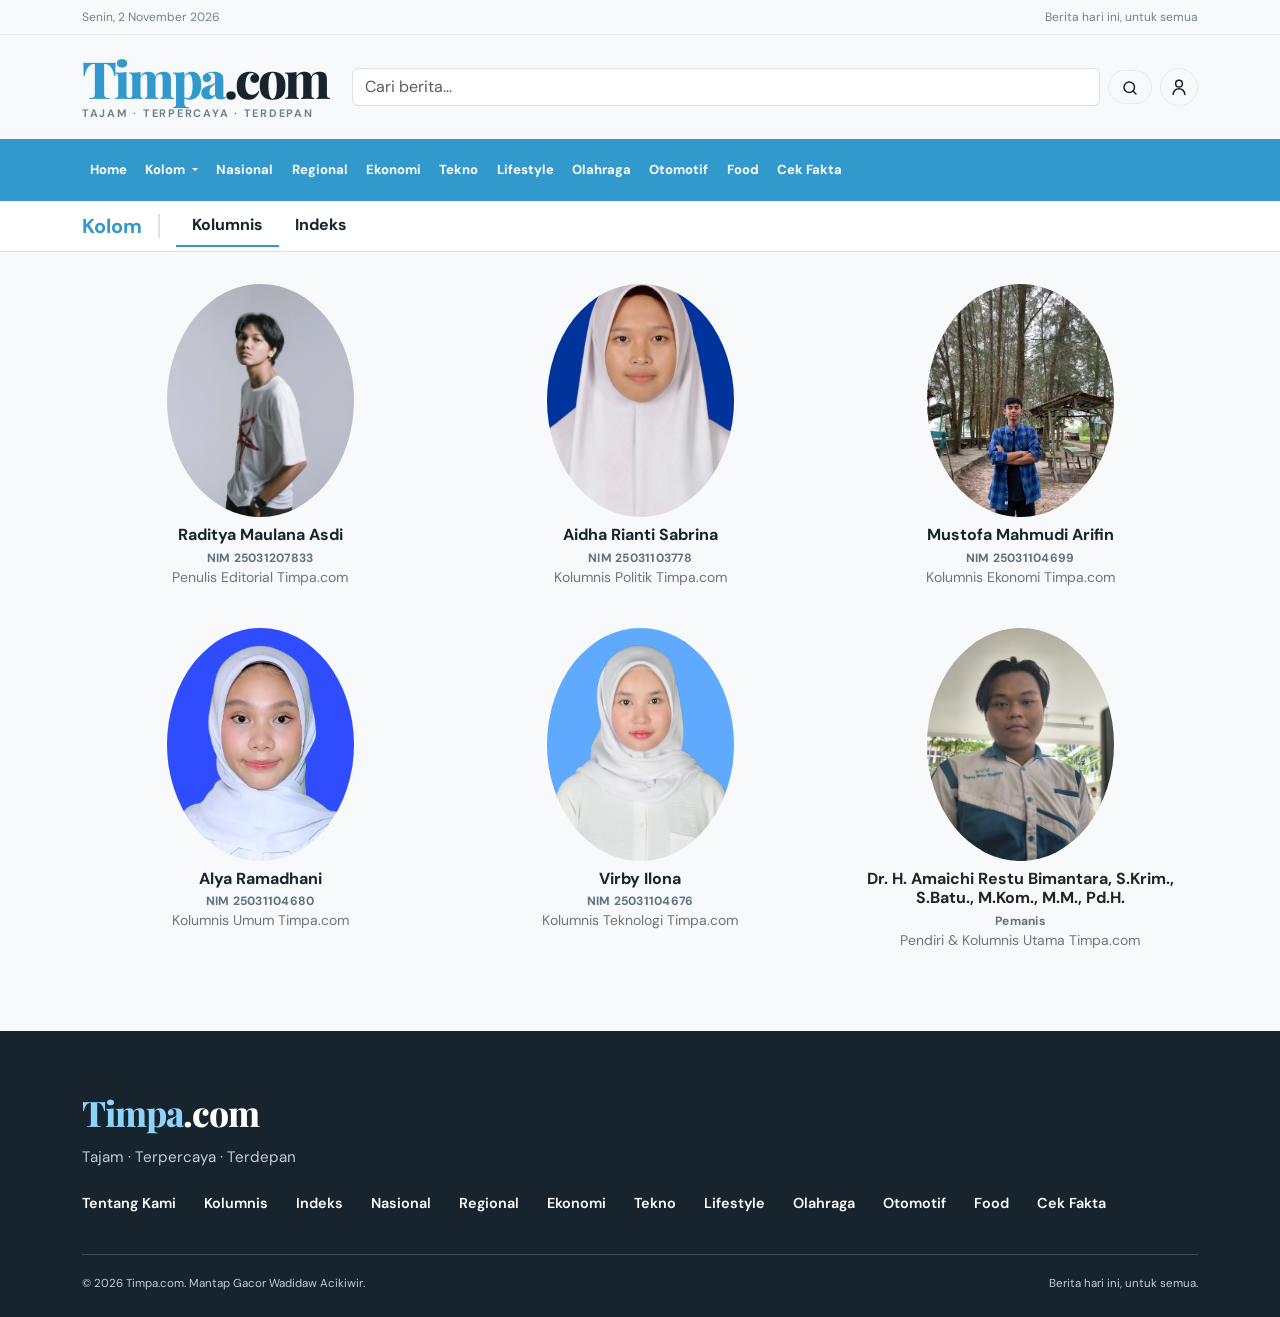
<file: kolumnis.html>
<!doctype html>
<html lang="id">

<head>
  <meta charset="utf-8">
  <meta name="viewport" content="width=device-width, initial-scale=1">
  <title>Timpa.com</title>

  <!-- CSS Bootstrap 5.3.3 dari CDN -->
  <link href="https://cdn.jsdelivr.net/npm/bootstrap@5.3.3/dist/css/bootstrap.min.css" rel="stylesheet"
    integrity="sha384-QWTKZyjpPEjISv5WaRU9OFeRpok6YctnYmDr5pNlyT2bRjXh0JMhjY6hW+ALEwIH" crossorigin="anonymous">
  <link rel="preconnect" href="https://fonts.googleapis.com">
  <link rel="preconnect" href="https://fonts.gstatic.com" crossorigin>
  <link
    href="https://fonts.googleapis.com/css2?family=DM+Sans:wght@400;500;600;700;800&family=Playfair+Display:wght@700;800&display=swap"
    rel="stylesheet">

  <link rel="stylesheet" href="kolumnis.css">
</head>

<body>
  <div class="utility-bar">
    <div class="container d-flex justify-content-between py-2">
      <span>Senin, 2 November 2026</span>
      <span class="d-none d-sm-inline">Berita hari ini, untuk semua</span>
    </div>
  </div>

  <header class="container brand-row d-flex align-items-center justify-content-between">
    <a class="d-inline-flex flex-column" href="index.html" aria-label="Timpa.com beranda">
      <span class="brand-mark">Timpa<span>.com</span></span>
      <span class="brand-tagline">Tajam · Terpercaya · Terdepan</span>
    </a>
    <form class="d-flex align-items-center flex-grow-1 ms-4 border-dark" role="search" action="search-page.html"
      method="get">
      <label class="visually-hidden" for="site-search">Cari berita</label>
      <input class="form-control search-input flex-grow-1" id="site-search" type="search" name="q"
        placeholder="Cari berita..." aria-label="Cari berita">
      <button class="btn search-button ms-2" type="submit" aria-label="Cari berita">
        <svg xmlns="http://www.w3.org/2000/svg" width="18" height="18" fill="none" viewBox="0 0 24 24"
          stroke="currentColor" stroke-width="2" aria-hidden="true">
          <circle cx="11" cy="11" r="7"></circle>
          <path stroke-linecap="round" d="m16 16 4 4"></path>
        </svg>
      </button>
    </form>
    <div class="dropdown profile-dropdown ms-2">
      <button class="btn login-button d-inline-flex align-items-center justify-content-center p-2" type="button"
        data-bs-toggle="dropdown" aria-expanded="false" aria-label="Buka menu akun">
        <svg xmlns="http://www.w3.org/2000/svg" width="20" height="20" fill="none" viewBox="0 0 24 24"
          stroke="currentColor" stroke-width="1.8" aria-hidden="true">
          <circle cx="12" cy="8" r="4"></circle>
          <path stroke-linecap="round" stroke-linejoin="round" d="M5 21a7 7 0 0 1 14 0"></path>
        </svg>
      </button>
      <div class="dropdown-menu dropdown-menu-end profile-menu">
        <div class="profile-menu-header">
          <span class="profile-avatar" aria-hidden="true">T</span>
          <div>
            <strong>Mustofa Ganteng</strong>
            <a href="mailto:mustofagantenggacor@gmail.com">mustofagantenggacor@gmail.com</a>
          </div>
        </div>
        <button type="button" class="dropdown-item">
          <svg viewBox="0 0 24 24" aria-hidden="true">
            <path d="M6 3.75h12a1 1 0 0 1 1 1V21l-7-4-7 4V4.75a1 1 0 0 1 1-1Z"></path>
          </svg>
          Konten yang disimpan
        </button>
        <button type="button" class="dropdown-item">
          <svg viewBox="0 0 24 24" aria-hidden="true">
            <path
              d="M7 10v10H4V10h3Zm3 10h7.2a2 2 0 0 0 1.94-1.52l1.5-6A2 2 0 0 0 18.7 10H14l.7-3.1A2.4 2.4 0 0 0 12.35 4L8 10v10Z">
            </path>
          </svg>
          Konten yang disukai
        </button>
        <button type="button" class="dropdown-item">
          <svg viewBox="0 0 24 24" aria-hidden="true">
            <path d="M4 6h16M4 12h16M4 18h16"></path>
            <circle cx="9" cy="6" r="2"></circle>
            <circle cx="15" cy="12" r="2"></circle>
            <circle cx="8" cy="18" r="2"></circle>
          </svg>
          Atur Minat
        </button>
        <button type="button" class="dropdown-item">
          <svg viewBox="0 0 24 24" aria-hidden="true">
            <circle cx="12" cy="12" r="4"></circle>
            <path
              d="M12 2v2m0 16v2M4.93 4.93l1.42 1.42m11.3 11.3 1.42 1.42M2 12h2m16 0h2M4.93 19.07l1.42-1.42m11.3-11.3 1.42-1.42">
            </path>
          </svg>
          Atur mode
        </button>
        <button type="button" class="dropdown-item">
          <svg viewBox="0 0 24 24" aria-hidden="true">
            <path d="M4 5.5h16v12H9l-5 3v-15Z"></path>
            <path d="m12 8 1.1 2.2 2.4.35-1.75 1.7.4 2.4L12 13.5l-2.15 1.15.4-2.4-1.75-1.7 2.4-.35L12 8Z"></path>
          </svg>
          Berikan Masukan
        </button>
      </div>
    </div>
  </header>

  <nav class="navbar navbar-expand-lg main-nav" aria-label="Navigasi utama">
    <div class="container">
      <button class="navbar-toggler py-1" type="button" data-bs-toggle="collapse" data-bs-target="#mainMenu"
        aria-controls="mainMenu" aria-expanded="false" aria-label="Buka navigasi">
        <span class="navbar-toggler-icon"></span>
      </button>
      <div class="collapse navbar-collapse" id="mainMenu">
        <ul class="navbar-nav">
          <li class="nav-item"><a class="nav-link" href="index.html">Home</a></li>
          <li class="nav-item dropdown column-dropdown">
            <button class="nav-link dropdown-toggle" type="button" data-bs-toggle="dropdown" aria-expanded="false">
              Kolom
            </button>
            <ul class="dropdown-menu nav-column-menu profile-menu">
              <li><a class="dropdown-item" aria-current="page" href="kolumnis.html">Kolumnis</a></li>
              <li><a class="dropdown-item" href="indeks.html">Indeks</a></li>
            </ul>
          </li>
          <li class="nav-item"><a class="nav-link" href="search-page.html?q=Nasional">Nasional</a></li>
          <li class="nav-item"><a class="nav-link" href="search-page.html?q=Regional">Regional</a></li>
          <li class="nav-item"><a class="nav-link" href="search-page.html?q=Ekonomi">Ekonomi</a></li>
          <li class="nav-item"><a class="nav-link" href="search-page.html?q=Tekno">Tekno</a></li>
          <li class="nav-item"><a class="nav-link" href="search-page.html?q=Lifestyle">Lifestyle</a></li>
          <li class="nav-item"><a class="nav-link" href="search-page.html?q=Olahraga">Olahraga</a></li>
          <li class="nav-item"><a class="nav-link" href="search-page.html?q=Otomotif">Otomotif</a></li>
          <li class="nav-item"><a class="nav-link" href="search-page.html?q=Food">Food</a></li>
          <li class="nav-item"><a class="nav-link" href="hoaks.html">Cek Fakta</a></li>
        </ul>
      </div>
    </div>
  </nav>

  <section class="bg-white border-bottom" aria-label="Bagian kolom">
    <div class="container d-flex align-items-center gap-3 py-1">
      <h1 class="column-section-title border-end border-2 pe-3 fs-5 fw-bold mb-0">Kolom</h1>
      <nav class="nav column-section-nav" aria-label="Navigasi kolom">
        <a class="nav-link active px-3 py-2" href="kolumnis.html" aria-current="page"><b>Kolumnis</b></a>
        <a class="nav-link px-3 py-2" href="indeks.html"><b>Indeks</b></a>
      </nav>
    </div>
  </section>

  <main class="container py-4">
    <section aria-label="Daftar kolumnis">
      <div class="row g-3 g-md-4" id="daftar-kolumnis" aria-live="polite">
        <div class="col-6 col-md-4 col-lg-3 kolumnis-item">
          <article class="h-100 text-center p-2">
            <a class="d-block" href="search-page.html?q=Raditya+Maulana+Asdi">
              <div class="ratio ratio-1x1 mx-auto mb-2" style="width: 55%">
                <img class="w-100 h-100 rounded-circle object-fit-cover" src="assets/img/b3.webp" alt=""
                  loading="lazy">
              </div>
              <h3 class="fs-6 fw-bold mb-1">Raditya Maulana Asdi</h3>
              <p class="nim-profile mb-0">NIM 25031207833</p>
              <p class="small text-secondary mb-0">Penulis Editorial Timpa.com</p>
            </a>
          </article>
        </div>
        <div class="col-6 col-md-4 col-lg-3 kolumnis-item">
          <article class="h-100 text-center p-2"><a class="d-block" href="search-page.html?q=Aidha+Rianti+Sabrina">
              <div class="ratio ratio-1x1 mx-auto mb-2" style="width: 55%"><img
                  class="w-100 h-100 rounded-circle object-fit-cover" src="assets/img/Aidha.webp" alt="" loading="lazy">
              </div>
              <h3 class="fs-6 fw-bold mb-1">Aidha Rianti Sabrina</h3>
              <p class="nim-profile mb-0">NIM 25031103778</p>
              <p class="small text-secondary mb-0">Kolumnis Politik Timpa.com</p>
            </a></article>
        </div>
        <div class="col-6 col-md-4 col-lg-3 kolumnis-item">
          <article class="h-100 text-center p-2"><a class="d-block" href="search-page.html?q=Mustofa+Mahmudi+Arifin">
              <div class="ratio ratio-1x1 mx-auto mb-2" style="width: 55%"><img
                  class="w-100 h-100 rounded-circle object-fit-cover" src="assets/img/WhatsApp Image 2026-11-18 at 15.43.03.jpeg" alt="" loading="lazy">
              </div>
              <h3 class="fs-6 fw-bold mb-1">Mustofa Mahmudi Arifin</h3>
              <p class="nim-profile mb-0">NIM 25031104699</p>
              <p class="small text-secondary mb-0">Kolumnis Ekonomi Timpa.com</p>
            </a></article>
        </div>
        <div class="col-6 col-md-4 col-lg-3 kolumnis-item">
          <article class="h-100 text-center p-2"><a class="d-block" href="search-page.html?q=Alya+Ramadhani">
              <div class="ratio ratio-1x1 mx-auto mb-2" style="width: 55%"><img
                  class="w-100 h-100 rounded-circle object-fit-cover" src="assets/img/alya.webp" alt="" loading="lazy">
              </div>
              <h3 class="fs-6 fw-bold mb-1">Alya Ramadhani</h3>
              <p class="nim-profile mb-0">NIM 25031104680</p>
              <p class="small text-secondary mb-0">Kolumnis Umum Timpa.com</p>
            </a></article>
        </div>
        <div class="col-6 col-md-4 col-lg-3 kolumnis-item">
          <article class="h-100 text-center p-2"><a class="d-block" href="search-page.html?q=Virby+Ilona">
              <div class="ratio ratio-1x1 mx-auto mb-2" style="width: 55%"><img
                  class="w-100 h-100 rounded-circle object-fit-cover" src="assets/img/virby.webp" alt="" loading="lazy">
              </div>
              <h3 class="fs-6 fw-bold mb-1">Virby Ilona</h3>
              <p class="nim-profile mb-0">NIM 25031104676</p>
              <p class="small text-secondary mb-0">Kolumnis Teknologi Timpa.com</p>
            </a></article>
        </div>
        <div class="col-6 col-md-4 col-lg-3 kolumnis-item">
          <article class="h-100 text-center p-2"><a class="d-block" href="search-page.html?q=Dr.+H.+Amaichi+Restu+Bimantara">
              <div class="ratio ratio-1x1 mx-auto mb-2" style="width: 55%"><img
                  class="w-100 h-100 rounded-circle object-fit-cover" src="assets/img/LEGENDA.jpeg" alt="" loading="lazy">
              </div>
              <h3 class="fs-6 fw-bold text-dark mb-1">Dr. H. Amaichi Restu Bimantara, S.Krim., S.Batu., M.Kom., M.M., Pd.H.</h3>
              <p class="nim-profile mb-0">Pemanis</p>
              <p class="small text-secondary mb-0">Pendiri & Kolumnis Utama Timpa.com</p>
            </a></article>
        </div>
    </section>
  </main>

  <footer class="site-footer">
    <div class="container">
      <div class="site-footer-main">
        <a class="site-footer-brand" href="index.html" aria-label="Timpa.com beranda">Timpa<span>.com</span></a>
        <p>Tajam · Terpercaya · Terdepan</p>
        <nav class="site-footer-nav" aria-label="Navigasi footer">
          <a href="index.html">Tentang Kami</a>
          <a href="kolumnis.html" aria-current="page">Kolumnis</a>
          <a href="indeks.html">Indeks</a>
          <a href="search-page.html?q=Nasional">Nasional</a>
          <a href="search-page.html?q=Regional">Regional</a>
          <a href="search-page.html?q=Ekonomi">Ekonomi</a>
          <a href="search-page.html?q=Tekno">Tekno</a>
          <a href="search-page.html?q=Lifestyle">Lifestyle</a>
          <a href="search-page.html?q=Olahraga">Olahraga</a>
          <a href="search-page.html?q=Otomotif">Otomotif</a>
          <a href="search-page.html?q=Food">Food</a>
          <a href="hoaks.html">Cek Fakta</a>
        </nav>
      </div>
      <div class="site-footer-bottom">
        <span>© 2026 Timpa.com. Mantap Gacor Wadidaw Acikiwir.</span>
        <span>Berita hari ini, untuk semua.</span>
      </div>
    </div>
  </footer>

  <script src="https://cdn.jsdelivr.net/npm/bootstrap@5.3.3/dist/js/bootstrap.bundle.min.js"
    integrity="sha384-YvpcrYf0tY3lHB60NNkmXc5s9fDVZLESaAA55NDzOxhy9GkcIdslK1eN7N6jIeHz"
    crossorigin="anonymous"></script>
  <script>
    if (!window.bootstrap) {
      const navToggle = document.querySelector(".navbar-toggler");
      const navMenu = document.getElementById("mainMenu");

      navToggle.addEventListener("click", () => {
        const isExpanded = navToggle.getAttribute("aria-expanded") === "true";
        navToggle.setAttribute("aria-expanded", String(!isExpanded));
        navMenu.classList.toggle("show", !isExpanded);
      });
    }
  </script>
</body>

</html>
</file>
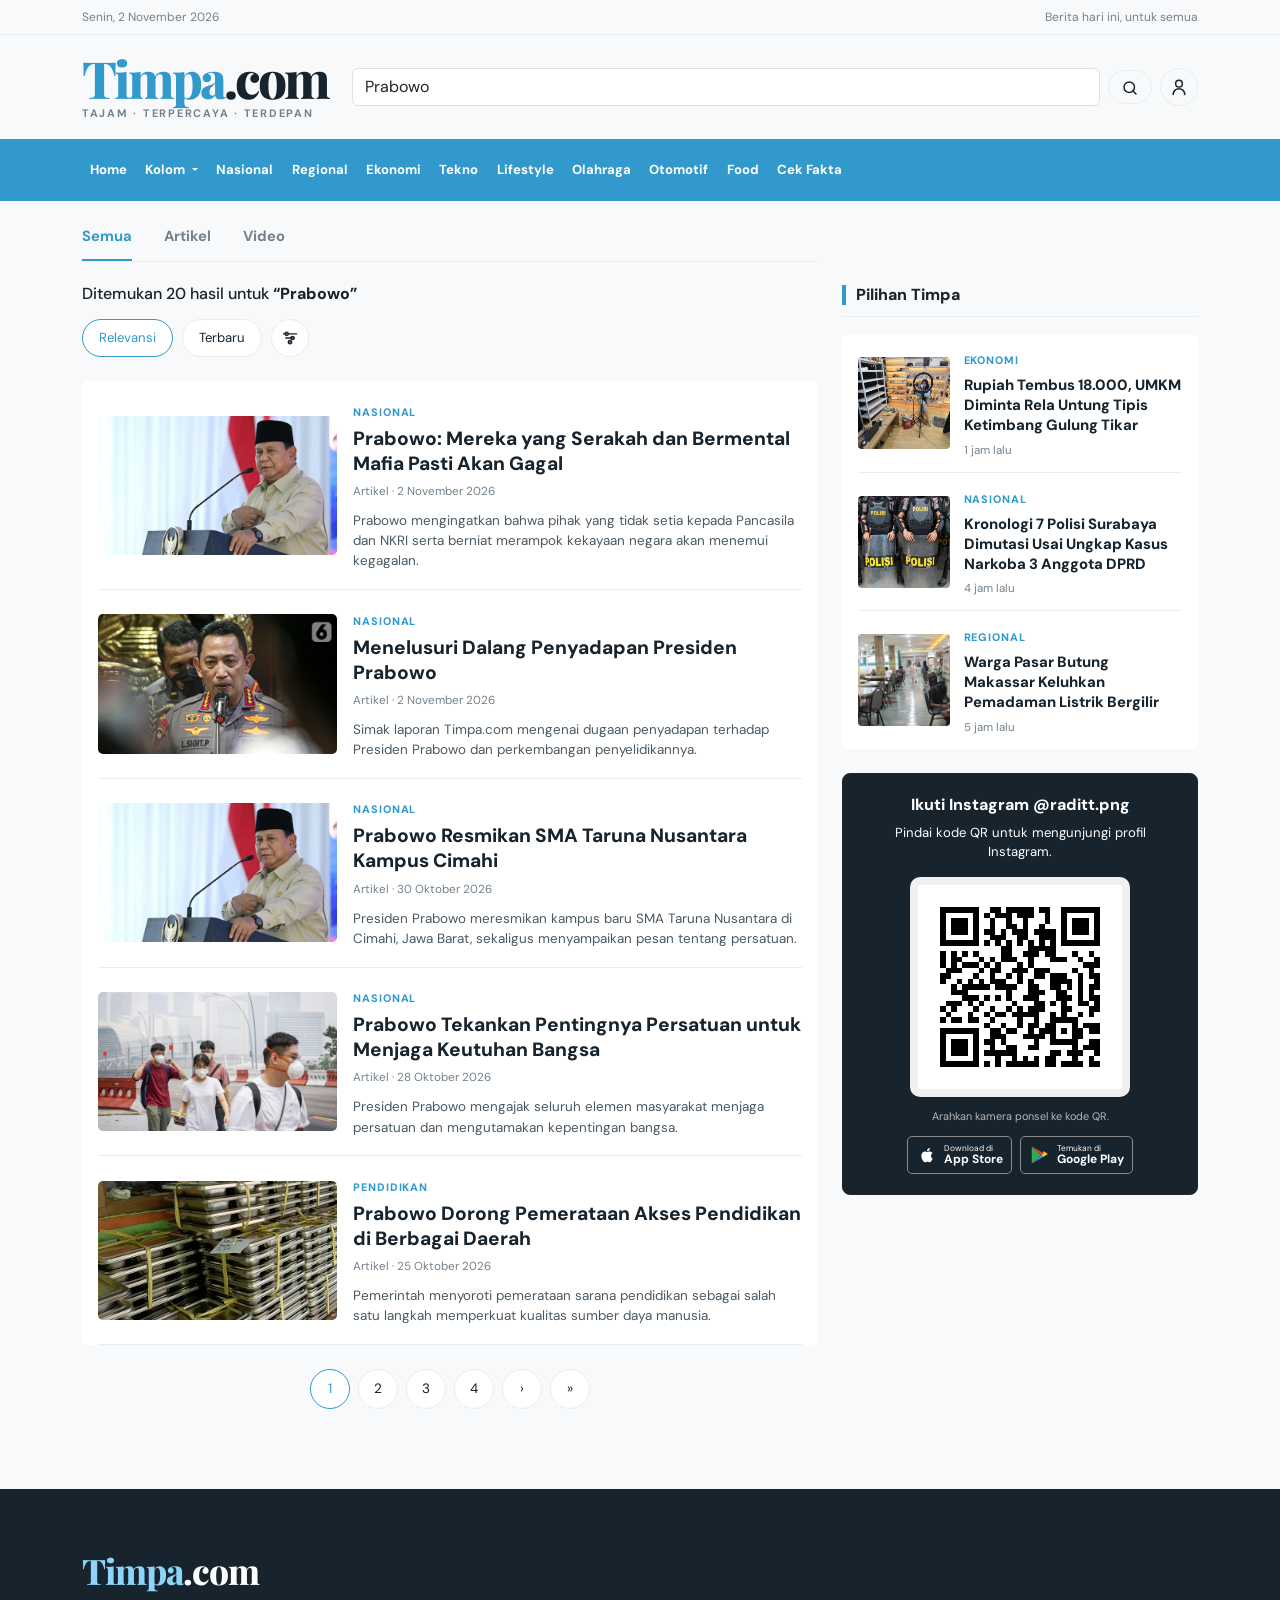
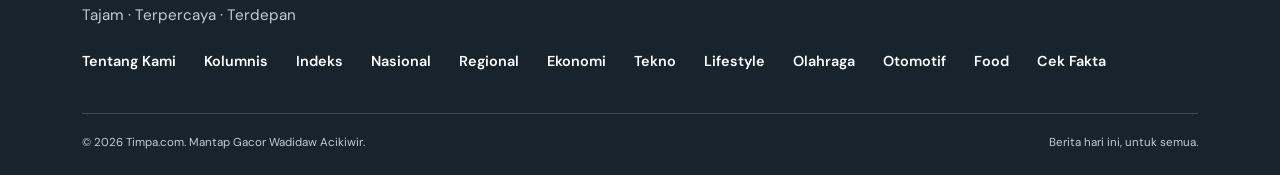
<file: search-page.html>
<!doctype html> 
<html lang="id"> 
<head> 
  <meta charset="utf-8"> 
  <meta name="viewport" content="width=device-width, initial-scale=1"> 
  <title>Pencarian berita | Timpa.com</title> 
  
  <!-- CSS Bootstrap 5.3.3 dari CDN --> 
  <link href="https://cdn.jsdelivr.net/npm/bootstrap@5.3.3/dist/css/bootstrap.min.css" rel="stylesheet" integrity="sha384-QWTKZyjpPEjISv5WaRU9OFeRpok6YctnYmDr5pNlyT2bRjXh0JMhjY6hW+ALEwIH" crossorigin="anonymous"> 
  <link rel="preconnect" href="https://fonts.googleapis.com">
  <link rel="preconnect" href="https://fonts.gstatic.com" crossorigin>
  <link href="https://fonts.googleapis.com/css2?family=DM+Sans:wght@400;500;600;700;800&family=Playfair+Display:wght@700;800&display=swap" rel="stylesheet">
  

<link rel="stylesheet" href="style.css">
  
</head> 
<body> 
  
  <div class="utility-bar">
    <div class="container d-flex justify-content-between py-2">
      <span>Senin, 2 November 2026</span>
      <span class="d-none d-sm-inline">Berita hari ini, untuk semua</span>
    </div>
  </div>

  <header class="container brand-row d-flex align-items-center justify-content-between">
    <a class="d-inline-flex flex-column" href="index.html" aria-label="Timpa.com beranda">
      <span class="brand-mark">Timpa<span>.com</span></span>
      <span class="brand-tagline">Tajam · Terpercaya · Terdepan</span>
    </a>
    <form class="d-flex align-items-center flex-grow-1 ms-4 border-dark" role="search" action="search-page.html" method="get">
      <label class="visually-hidden" for="site-search">Cari berita</label>
      <input class="form-control search-input flex-grow-1" id="site-search" type="search" name="q" value="Prabowo" placeholder="Cari berita..." aria-label="Cari berita">
      <button class="btn search-button ms-2" type="submit" aria-label="Cari berita">
        <svg xmlns="http://www.w3.org/2000/svg" width="18" height="18" fill="none" viewBox="0 0 24 24" stroke="currentColor" stroke-width="2" aria-hidden="true">
          <circle cx="11" cy="11" r="7"></circle>
          <path stroke-linecap="round" d="m16 16 4 4"></path>
        </svg>
      </button>
    </form>
    <div class="dropdown profile-dropdown ms-2">
      <button class="btn login-button d-inline-flex align-items-center justify-content-center p-2" type="button" data-bs-toggle="dropdown" aria-expanded="false" aria-label="Buka menu akun">
        <svg xmlns="http://www.w3.org/2000/svg" width="20" height="20" fill="none" viewBox="0 0 24 24" stroke="currentColor" stroke-width="1.8" aria-hidden="true">
          <circle cx="12" cy="8" r="4"></circle>
          <path stroke-linecap="round" stroke-linejoin="round" d="M5 21a7 7 0 0 1 14 0"></path>
        </svg>
      </button>
      <div class="dropdown-menu dropdown-menu-end profile-menu">
        <div class="profile-menu-header">
          <span class="profile-avatar" aria-hidden="true">T</span>
          <div>
            <strong>Mustofa Ganteng</strong>
            <a href="mailto:mustofagantenggacor@gmail.com">mustofagantenggacor@gmail.com</a>
          </div>
        </div>
        <button type="button" class="dropdown-item">
          <svg viewBox="0 0 24 24" aria-hidden="true"><path d="M6 3.75h12a1 1 0 0 1 1 1V21l-7-4-7 4V4.75a1 1 0 0 1 1-1Z"></path></svg>
          Konten yang disimpan
        </button>
        <button type="button" class="dropdown-item">
          <svg viewBox="0 0 24 24" aria-hidden="true"><path d="M7 10v10H4V10h3Zm3 10h7.2a2 2 0 0 0 1.94-1.52l1.5-6A2 2 0 0 0 18.7 10H14l.7-3.1A2.4 2.4 0 0 0 12.35 4L8 10v10Z"></path></svg>
          Konten yang disukai
        </button>
        <button type="button" class="dropdown-item">
          <svg viewBox="0 0 24 24" aria-hidden="true"><path d="M4 6h16M4 12h16M4 18h16"></path><circle cx="9" cy="6" r="2"></circle><circle cx="15" cy="12" r="2"></circle><circle cx="8" cy="18" r="2"></circle></svg>
          Atur Minat
        </button>
        <button type="button" class="dropdown-item">
          <svg viewBox="0 0 24 24" aria-hidden="true"><circle cx="12" cy="12" r="4"></circle><path d="M12 2v2m0 16v2M4.93 4.93l1.42 1.42m11.3 11.3 1.42 1.42M2 12h2m16 0h2M4.93 19.07l1.42-1.42m11.3-11.3 1.42-1.42"></path></svg>
          Atur mode
        </button>
        <button type="button" class="dropdown-item">
          <svg viewBox="0 0 24 24" aria-hidden="true"><path d="M4 5.5h16v12H9l-5 3v-15Z"></path><path d="m12 8 1.1 2.2 2.4.35-1.75 1.7.4 2.4L12 13.5l-2.15 1.15.4-2.4-1.75-1.7 2.4-.35L12 8Z"></path></svg>
          Berikan Masukan
        </button>
      </div>
    </div>
  </header>

  <nav class="navbar navbar-expand-lg main-nav" aria-label="Navigasi utama">
    <div class="container">
      <button class="navbar-toggler py-1" type="button" data-bs-toggle="collapse" data-bs-target="#mainMenu" aria-controls="mainMenu" aria-expanded="false" aria-label="Buka navigasi">
        <span class="navbar-toggler-icon"></span>
      </button>
      <div class="collapse navbar-collapse" id="mainMenu">
        <ul class="navbar-nav">
          <li class="nav-item"><a class="nav-link" href="index.html">Home</a></li>
          <li class="nav-item dropdown column-dropdown">
            <button class="nav-link dropdown-toggle" type="button" data-bs-toggle="dropdown" aria-expanded="false">
              Kolom
            </button>
            <ul class="dropdown-menu nav-column-menu profile-menu">
              <li><a class="dropdown-item" href="kolumnis.html">Kolumnis</a></li>
              <li><a class="dropdown-item" href="indeks.html">Indeks</a></li>
            </ul>
          </li>
          <li class="nav-item"><a class="nav-link" href="search-page.html?q=Nasional">Nasional</a></li>
          <li class="nav-item"><a class="nav-link" href="search-page.html?q=Regional">Regional</a></li>
          <li class="nav-item"><a class="nav-link" href="search-page.html?q=Ekonomi">Ekonomi</a></li>
          <li class="nav-item"><a class="nav-link" href="search-page.html?q=Tekno">Tekno</a></li>
          <li class="nav-item"><a class="nav-link" href="search-page.html?q=Lifestyle">Lifestyle</a></li>
          <li class="nav-item"><a class="nav-link" href="search-page.html?q=Olahraga">Olahraga</a></li>
          <li class="nav-item"><a class="nav-link" href="search-page.html?q=Otomotif">Otomotif</a></li>
          <li class="nav-item"><a class="nav-link" href="search-page.html?q=Food">Food</a></li>
          <li class="nav-item"><a class="nav-link" href="hoaks.html">Cek Fakta</a></li>
        </ul>
      </div>
    </div>
  </nav>

  <main class="container search-page py-4">
    <div class="row g-4">
      <section class="col-lg-8" aria-labelledby="search-results-heading">
        <nav class="search-tabs" aria-label="Jenis hasil pencarian">
          <a class="search-tab active" data-search-type="" href="search-page.html?q=Prabowo" aria-current="page">Semua</a>
          <a class="search-tab" data-search-type="artikel" href="search-page.html?q=Prabowo&amp;type=artikel">Artikel</a>
          <a class="search-tab" data-search-type="video" href="search-page.html?q=Prabowo&amp;type=video">Video</a>
        </nav>

        <h1 class="search-summary" id="search-results-heading">
          <span class="search-count" aria-live="polite">Ditemukan 3 hasil untuk</span>
          <strong class="search-query">“Prabowo”</strong>
        </h1>

        <div class="search-controls" aria-label="Urutkan hasil pencarian">
          <button class="search-filter-button active" type="button" data-sort="relevansi" aria-pressed="true">Relevansi</button>
          <button class="search-filter-button" type="button" data-sort="terbaru" aria-pressed="false">Terbaru</button>
          <div class="search-filter-wrap">
            <button class="search-filter-icon" type="button" aria-label="Buka filter pencarian" aria-expanded="false" aria-controls="search-filter-panel">
              <svg viewBox="0 0 24 24" aria-hidden="true">
                <path d="M4 7h16M7 12h10m-7 5h4" />
                <circle cx="8" cy="7" r="2" />
                <circle cx="15" cy="12" r="2" />
                <circle cx="12" cy="17" r="2" />
              </svg>
            </button>
            <section class="search-filter-panel" id="search-filter-panel" aria-labelledby="search-filter-heading" hidden>
              <div class="search-filter-panel-heading">
                <h2 id="search-filter-heading">Filter</h2>
                <button class="search-filter-close" type="button" aria-label="Tutup filter">×</button>
              </div>
              <label class="search-filter-label" for="search-channel">Kanal</label>
              <select class="form-select search-channel" id="search-channel">
                <option value="">Semua kanal</option>
                <option value="Nasional">Nasional</option>
                <option value="Regional">Regional</option>
                <option value="Ekonomi">Ekonomi</option>
                <option value="Pendidikan">Pendidikan</option>
                <option value="Kesehatan">Kesehatan</option>
                <option value="Tekno">Tekno</option>
              </select>

              <fieldset class="search-date-filter">
                <legend class="search-filter-label">Tanggal</legend>
                <label><input type="radio" name="date-filter" value="any" checked> Semua tanggal</label>
                <label><input type="radio" name="date-filter" value="today"> Hari ini</label>
                <label><input type="radio" name="date-filter" value="yesterday"> Kemarin</label>
                <label><input type="radio" name="date-filter" value="month"> Sebulan lalu</label>
                <label><input type="radio" name="date-filter" value="custom"> Pilih tanggal</label>
                <div class="search-date-range" hidden>
                  <label for="search-date-value">Pilih tanggal</label>
                  <input class="form-control" id="search-date-value" type="date">
                </div>
              </fieldset>
              <button class="search-filter-apply" type="button">Terapkan</button>
            </section>
          </div>
        </div>

        <div class="search-results">
          <article class="search-result" data-search-type="artikel">
            <a class="search-result-image" href="isi-berita.html">
              <img src="assets/img/foto2.webp" alt="Presiden Prabowo Subianto sedang berbicara" loading="lazy">
            </a>
            <div class="search-result-copy">
              <span class="category-label">Nasional</span>
              <h2><a href="isi-berita.html">Prabowo: Mereka yang Serakah dan Bermental Mafia Pasti Akan Gagal</a></h2>
              <p class="search-result-meta">Artikel <span aria-hidden="true">·</span> 2 November 2026</p>
              <p class="search-result-excerpt">Prabowo mengingatkan bahwa pihak yang tidak setia kepada Pancasila dan NKRI serta berniat merampok kekayaan negara akan menemui kegagalan.</p>
            </div>
          </article>

          <article class="search-result" data-search-type="artikel">
            <a class="search-result-image" href="isi-berita.html">
              <img src="assets/img/foto6.webp" alt="Kapolri Jenderal Listyo Sigit Prabowo" loading="lazy">
            </a>
            <div class="search-result-copy">
              <span class="category-label">Nasional</span>
              <h2><a href="isi-berita.html">Menelusuri Dalang Penyadapan Presiden Prabowo</a></h2>
              <p class="search-result-meta">Artikel <span aria-hidden="true">·</span> 2 November 2026</p>
              <p class="search-result-excerpt">Simak laporan Timpa.com mengenai dugaan penyadapan terhadap Presiden Prabowo dan perkembangan penyelidikannya.</p>
            </div>
          </article>

          <article class="search-result" data-search-type="artikel">
            <a class="search-result-image" href="isi-berita.html">
              <img src="assets/img/foto2.webp" alt="Presiden Prabowo Subianto dalam sebuah acara" loading="lazy">
            </a>
            <div class="search-result-copy">
              <span class="category-label">Nasional</span>
              <h2><a href="isi-berita.html">Prabowo Resmikan SMA Taruna Nusantara Kampus Cimahi</a></h2>
              <p class="search-result-meta">Artikel <span aria-hidden="true">·</span> 30 Oktober 2026</p>
              <p class="search-result-excerpt">Presiden Prabowo meresmikan kampus baru SMA Taruna Nusantara di Cimahi, Jawa Barat, sekaligus menyampaikan pesan tentang persatuan.</p>
            </div>
          </article>

          <article class="search-result" data-search-type="artikel">
            <a class="search-result-image" href="isi-berita.html">
              <img src="assets/img/foto1.webp" alt="Presiden Prabowo Subianto menghadiri acara kenegaraan" loading="lazy">
            </a>
            <div class="search-result-copy">
              <span class="category-label">Nasional</span>
              <h2><a href="isi-berita.html">Prabowo Tekankan Pentingnya Persatuan untuk Menjaga Keutuhan Bangsa</a></h2>
              <p class="search-result-meta">Artikel <span aria-hidden="true">·</span> 28 Oktober 2026</p>
              <p class="search-result-excerpt">Presiden Prabowo mengajak seluruh elemen masyarakat menjaga persatuan dan mengutamakan kepentingan bangsa.</p>
            </div>
          </article>

                    <article class="search-result" data-search-type="artikel">
            <a class="search-result-image" href="isi-berita.html">
              <img src="assets/img/foto3.webp" alt="Kegiatan pendidikan di sekolah" loading="lazy">
            </a>
            <div class="search-result-copy">
              <span class="category-label">Pendidikan</span>
              <h2><a href="isi-berita.html">Prabowo Dorong Pemerataan Akses Pendidikan di Berbagai Daerah</a></h2>
              <p class="search-result-meta">Artikel <span aria-hidden="true">·</span> 25 Oktober 2026</p>
              <p class="search-result-excerpt">Pemerintah menyoroti pemerataan sarana pendidikan sebagai salah satu langkah memperkuat kualitas sumber daya manusia.</p>
            </div>
          </article>

          <article class="search-result" data-search-type="artikel">
            <a class="search-result-image" href="isi-berita.html">
              <img src="assets/img/foto5.webp" alt="Perempuan menyampaikan keterangan kepada media" loading="lazy">
            </a>
            <div class="search-result-copy">
              <span class="category-label">Nasional</span>
              <h2><a href="isi-berita.html">Prabowo Minta Jajaran Pemerintah Responsif terhadap Aspirasi Masyarakat</a></h2>
              <p class="search-result-meta">Artikel <span aria-hidden="true">·</span> 22 Oktober 2026</p>
              <p class="search-result-excerpt">Presiden meminta jajaran pemerintah mendengar masukan publik dan menindaklanjutinya dengan kebijakan yang tepat.</p>
            </div>
          </article>

          <article class="search-result" data-search-type="artikel">
            <a class="search-result-image" href="isi-berita.html">
              <img src="assets/img/foto7.webp" alt="Pelaku usaha mempromosikan produk secara daring" loading="lazy">
            </a>
            <div class="search-result-copy">
              <span class="category-label">Ekonomi</span>
              <h2><a href="isi-berita.html">Prabowo Bahas Penguatan UMKM dan Penciptaan Lapangan Kerja</a></h2>
              <p class="search-result-meta">Artikel <span aria-hidden="true">·</span> 20 Oktober 2026</p>
              <p class="search-result-excerpt">Penguatan usaha kecil dan penciptaan lapangan kerja menjadi bagian dari agenda pemerintah untuk mendorong ekonomi nasional.</p>
            </div>
          </article>

          <article class="search-result" data-search-type="artikel">
            <a class="search-result-image" href="isi-berita.html">
              <img src="assets/img/foto8.webp" alt="Beragam obat tersusun di atas meja" loading="lazy">
            </a>
            <div class="search-result-copy">
              <span class="category-label">Kesehatan</span>
              <h2><a href="isi-berita.html">Prabowo Soroti Penguatan Layanan Kesehatan bagi Masyarakat</a></h2>
              <p class="search-result-meta">Artikel <span aria-hidden="true">·</span> 18 Oktober 2026</p>
              <p class="search-result-excerpt">Peningkatan akses dan mutu layanan kesehatan menjadi salah satu perhatian dalam agenda pembangunan nasional.</p>
            </div>
          </article>

          <article class="search-result" data-search-type="artikel">
            <a class="search-result-image" href="isi-berita.html">
              <img src="assets/img/foto9.webp" alt="Ilustrasi perlindungan dan keselamatan masyarakat" loading="lazy">
            </a>
            <div class="search-result-copy">
              <span class="category-label">Nasional</span>
              <h2><a href="isi-berita.html">Prabowo Ajak Masyarakat Waspada terhadap Provokasi yang Memecah Belah</a></h2>
              <p class="search-result-meta">Artikel <span aria-hidden="true">·</span> 15 Oktober 2026</p>
              <p class="search-result-excerpt">Presiden mengingatkan pentingnya menjaga kerukunan dan tidak mudah terpengaruh informasi yang memicu perpecahan.</p>
            </div>
          </article>

          <article class="search-result" data-search-type="artikel">
            <a class="search-result-image" href="isi-berita.html">
              <img src="assets/img/foto10.webp" alt="Suasana aktivitas perdagangan di Makassar" loading="lazy">
            </a>
            <div class="search-result-copy">
              <span class="category-label">Regional</span>
              <h2><a href="isi-berita.html">Prabowo Minta Program Pemerintah Berdampak hingga ke Daerah</a></h2>
              <p class="search-result-meta">Artikel <span aria-hidden="true">·</span> 12 Oktober 2026</p>
              <p class="search-result-excerpt">Pemerintah didorong memastikan manfaat program pembangunan dapat dirasakan masyarakat di seluruh wilayah.</p>
            </div>
          </article>

          <article class="search-result" data-search-type="artikel">
            <a class="search-result-image" href="isi-berita.html">
              <img src="assets/img/foto4.webp" alt="Personel kepolisian dalam kegiatan pengamanan" loading="lazy">
            </a>
            <div class="search-result-copy">
              <span class="category-label">Nasional</span>
              <h2><a href="isi-berita.html">Prabowo Ingatkan Pentingnya Kewaspadaan dan Stabilitas Nasional</a></h2>
              <p class="search-result-meta">Artikel <span aria-hidden="true">·</span> 9 Oktober 2026</p>
              <p class="search-result-excerpt">Presiden menekankan kewaspadaan bersama untuk menjaga keamanan, stabilitas, dan persatuan nasional.</p>
            </div>
          </article>

          <article class="search-result" data-search-type="artikel">
            <a class="search-result-image" href="isi-berita.html">
              <img src="assets/img/foto6.webp" alt="Suasana ruang pemantauan teknologi" loading="lazy">
            </a>
            <div class="search-result-copy">
              <span class="category-label">Tekno</span>
              <h2><a href="isi-berita.html">Prabowo Dorong Pemanfaatan Teknologi untuk Meningkatkan Pelayanan Publik</a></h2>
              <p class="search-result-meta">Artikel <span aria-hidden="true">·</span> 7 Oktober 2026</p>
              <p class="search-result-excerpt">Pemanfaatan teknologi dinilai dapat membantu pemerintah menghadirkan layanan publik yang lebih mudah dijangkau.</p>
            </div>
          </article>

          <article class="search-result" data-search-type="artikel">
            <a class="search-result-image" href="isi-berita.html">
              <img src="assets/img/foto1.webp" alt="Presiden Prabowo bersama tokoh masyarakat" loading="lazy">
            </a>
            <div class="search-result-copy">
              <span class="category-label">Nasional</span>
              <h2><a href="isi-berita.html">Prabowo Menjaga Jarak Aman dengan Jokowi</a></h2>
              <p class="search-result-meta">Artikel <span aria-hidden="true">·</span> 6 Oktober 2026</p>
              <p class="search-result-excerpt">Prabowo tidak sedang meninggalkan Jokowi. Ia sedang mengatur jaraknya. Politik jarak aman sedang bekerja di Istana.</p>
            </div>
          </article>

          <article class="search-result video-result" data-search-type="video">
            <a class="search-result-image" href="isi-video.html">
              <img src="assets/video/thumbnail silat.webp" alt="Thumbnail GAYA SILAT Prabowo di MPR" loading="lazy">
              <span class="video-duration">4:32</span>
            </a>
            <div class="search-result-copy">
              <span class="category-label">Nasional</span>
              <h2><a href="isi-video.html">GAYA SILAT Prabowo di MPR! Serahkan 2 Nama Cawapres Pengganti Gibran</a></h2>
              <p class="search-result-meta">Video <span aria-hidden="true">·</span> 23 November 2026</p>
            </div>
          </article>

          <article class="search-result video-result" data-search-type="video">
            <a class="search-result-image" href="isi-video.html">
              <img src="assets/video/Gibran Sebut Prabowo sudah Seperti Ayahnya Sendiri.webp" alt="Gibran Sebut Prabowo sudah Seperti Ayahnya Sendiri" loading="lazy">
              <span class="video-duration">2:48</span>
            </a>
            <div class="search-result-copy">
              <span class="category-label">Nasional</span>
              <h2><a href="isi-video.html">Gibran Sebut Prabowo sudah Seperti Ayahnya Sendiri</a></h2>
              <p class="search-result-meta">Video <span aria-hidden="true">·</span> 22 November 2026</p>
            </div>
          </article>

          <article class="search-result video-result" data-search-type="video">
            <a class="search-result-image" href="isi-video.html">
              <img src="assets/video/Prabowo Gratiskan Biaya Pendidikan Seluruh Siswa SMA Taruna Nusantara.webp" alt="Prabowo Gratiskan Biaya Pendidikan Seluruh Siswa SMA Taruna Nusantara" loading="lazy">
              <span class="video-duration">3:16</span>
            </a>
            <div class="search-result-copy">
              <span class="category-label">Nasional</span>
              <h2><a href="isi-video.html">Prabowo Gratiskan Biaya Pendidikan Seluruh Siswa SMA Taruna Nusantara</a></h2>
              <p class="search-result-meta">Video <span aria-hidden="true">·</span> 21 November 2026</p>
            </div>
          </article>

          <article class="search-result video-result" data-search-type="video">
            <a class="search-result-image" href="isi-video.html">
              <img src="assets/video/Prabowo Kalau Mau Tahu Rasanya Kalah, Tanya Prabowo Subianto.webp" alt="Prabowo Kalau Mau Tahu Rasanya Kalah, Tanya Prabowo Subianto" loading="lazy">
              <span class="video-duration">5:04</span>
            </a>
            <div class="search-result-copy">
              <span class="category-label">Nasional</span>
              <h2><a href="isi-video.html">Prabowo: "Kalau Mau Tahu Rasanya Kalah, Tanya Prabowo Subianto"</a></h2>
              <p class="search-result-meta">Video <span aria-hidden="true">·</span> 20 November 2026</p>
            </div>
          </article>

          <article class="search-result video-result" data-search-type="video">
            <a class="search-result-image" href="isi-video.html">
              <img src="assets/video/Prabowo Resmikan SMA Taruna Nusantara Kampus Cimahi.webp" alt="Prabowo Resmikan SMA Taruna Nusantara Kampus Cimahi" loading="lazy">
              <span class="video-duration">3:52</span>
            </a>
            <div class="search-result-copy">
              <span class="category-label">Nasional</span>
              <h2><a href="isi-video.html">Prabowo Resmikan SMA Taruna Nusantara Kampus Cimahi</a></h2>
              <p class="search-result-meta">Video <span aria-hidden="true">·</span> 19 November 2026</p>
            </div>
          </article>

          <article class="search-result video-result" data-search-type="video">
            <a class="search-result-image" href="isi-video.html">
              <img src="assets/video/Rupiah Berpotensi Terkoreksi Setelah Jadi Mata Uang Terkuat di Asia.webp" alt="Rupiah Berpotensi Terkoreksi Setelah Jadi Mata Uang Terkuat di Asia" loading="lazy">
              <span class="video-duration">4:11</span>
            </a>
            <div class="search-result-copy">
              <span class="category-label">Ekonomi</span>
              <h2><a href="isi-video.html">Rupiah Berpotensi Terkoreksi Setelah Jadi Mata Uang Terkuat di Asia</a></h2>
              <p class="search-result-meta">Video <span aria-hidden="true">·</span> 18 November 2026</p>
            </div>
          </article>

          <article class="search-result video-result" data-search-type="video">
            <a class="search-result-image" href="isi-video.html">
              <img src="assets/video/Singgung Pengkhianatan, Prabowo_ Kekuasaan Sangat Menggoda.webp" alt="Singgung Pengkhianatan, Prabowo: Kekuasaan Sangat Menggoda" loading="lazy">
              <span class="video-duration">2:56</span>
            </a>
            <div class="search-result-copy">
              <span class="category-label">Nasional</span>
              <h2><a href="isi-video.html">Singgung Pengkhianatan, Prabowo: "Kekuasaan Sangat Menggoda"</a></h2>
              <p class="search-result-meta">Video <span aria-hidden="true">·</span> 17 November 2026</p>
            </div>
          </article>

          <article class="search-result video-result" data-search-type="video">
            <a class="search-result-image" href="isi-video.html">
              <img src="assets/video/thumbnail silat.webp" alt="Thumbnail video GAYA SILAT Prabowo di MPR" loading="lazy">
              <span class="video-duration">1:44</span>
            </a>
            <div class="search-result-copy">
              <span class="category-label">Nasional</span>
              <h2><a href="isi-video.html">GAYA SILAT Prabowo di MPR: Momen Pilihan</a></h2>
              <p class="search-result-meta">Video <span aria-hidden="true">·</span> 16 November 2026</p>
            </div>
          </article>
        </div>
        <p class="search-empty" hidden>Tidak ada berita yang cocok dengan pencarian ini.</p>
        <nav class="search-pagination" aria-label="Navigasi halaman hasil pencarian"></nav>
      </section>

      <aside class="col-lg-4 search-sidebar" aria-labelledby="search-picks-heading">
        <section>
          <div class="section-heading">
            <h2 id="search-picks-heading">Pilihan Timpa</h2>
          </div>
          <div class="search-picks">
            <article class="side-story">
              <img src="assets/img/foto7.webp" alt="Pelaku usaha berjualan melalui siaran langsung" loading="lazy">
              <div>
                <span class="category-label">Ekonomi</span>
                <h3><a href="isi-berita.html">Rupiah Tembus 18.000, UMKM Diminta Rela Untung Tipis Ketimbang Gulung Tikar</a></h3>
                <div class="story-meta">1 jam lalu</div>
              </div>
            </article>
            <article class="side-story">
              <img src="assets/img/foto4.webp" alt="Barisan polisi dengan perlengkapan pengamanan" loading="lazy">
              <div>
                <span class="category-label">Nasional</span>
                <h3><a href="isi-berita.html">Kronologi 7 Polisi Surabaya Dimutasi Usai Ungkap Kasus Narkoba 3 Anggota DPRD</a></h3>
                <div class="story-meta">4 jam lalu</div>
              </div>
            </article>
            <article class="side-story">
              <img src="assets/img/foto10.webp" alt="Suasana pusat perbelanjaan Pasar Butung Makassar" loading="lazy">
              <div>
                <span class="category-label">Regional</span>
                <h3><a href="isi-berita.html">Warga Pasar Butung Makassar Keluhkan Pemadaman Listrik Bergilir</a></h3>
                <div class="story-meta">5 jam lalu</div>
              </div>
            </article>
          </div>
        </section>
        <section class="app-promo instagram-promo mt-4" aria-labelledby="instagram-promo-heading">
          <h2 id="instagram-promo-heading">Ikuti Instagram @raditt.png</h2>
          <p>Pindai kode QR untuk mengunjungi profil Instagram.</p>
          <a class="instagram-qr" href="https://www.instagram.com/raditt.png/" target="_blank" rel="noopener noreferrer" aria-label="Buka profil Instagram raditt.png">
            <img src="instagram-qr.svg" alt="Kode QR menuju profil Instagram raditt.png">
          </a>
          <p class="app-promo-note">Arahkan kamera ponsel ke kode QR.</p>
          <div class="app-store-badges" aria-label="Badge toko aplikasi, belum aktif">
            <span class="app-store-badge">
              <svg viewBox="0 0 24 24" aria-hidden="true"><path d="M16.4 12.8c0-2 1.6-3 1.7-3.1a3.7 3.7 0 0 0-2.9-1.6c-1.2-.1-2.4.7-3 .7s-1.5-.7-2.5-.7a3.8 3.8 0 0 0-3.2 1.9c-1.4 2.4-.4 6 1 8 .7 1 1.4 2 2.4 2s1.3-.6 2.5-.6 1.6.6 2.5.6 1.6-.9 2.2-1.9c.7-1 1-2 1-2.1-.1 0-1.7-.7-1.7-3.2ZM14.4 6.8a3.6 3.6 0 0 0 .8-2.5 3.7 3.7 0 0 0-2.4 1.2 3.4 3.4 0 0 0-.8 2.4 3 3 0 0 0 2.4-1.1Z" /></svg>
              <span><small>Download di</small><strong>App Store</strong></span>
            </span>
            <span class="app-store-badge">
              <svg viewBox="0 0 24 24" aria-hidden="true"><path fill="#34a853" d="M3 2.7v18.6L13.2 12 3 2.7Z" /><path fill="#4285f4" d="m3 21.3 12.5-7.2-2.3-2.1L3 21.3Z" /><path fill="#fbbc04" d="m15.5 9.9-2.3 2.1 2.3 2.1 4.1-2.4c.8-.5.8-1.2 0-1.7l-4.1-2.4Z" /><path fill="#ea4335" d="M3 2.7 13.2 12l2.3-2.1L3 2.7Z" /></svg>
              <span><small>Temukan di</small><strong>Google Play</strong></span>
            </span>
          </div>
        </section>
      </aside>
    </div>
  </main>

  
<footer class="site-footer">
    <div class="container">
      <div class="site-footer-main">
        <a class="site-footer-brand" href="index.html" aria-label="Timpa.com beranda">Timpa<span>.com</span></a>
        <p>Tajam · Terpercaya · Terdepan</p>
        <nav class="site-footer-nav" aria-label="Navigasi footer">
          <a href="index.html">Tentang Kami</a>
          <a href="kolumnis.html">Kolumnis</a>
          <a href="indeks.html">Indeks</a>
          <a href="search-page.html?q=Nasional">Nasional</a>
          <a href="search-page.html?q=Regional">Regional</a>
          <a href="search-page.html?q=Ekonomi">Ekonomi</a>
          <a href="search-page.html?q=Tekno">Tekno</a>
          <a href="search-page.html?q=Lifestyle">Lifestyle</a>
          <a href="search-page.html?q=Olahraga">Olahraga</a>
          <a href="search-page.html?q=Otomotif">Otomotif</a>
          <a href="search-page.html?q=Food">Food</a>
          <a href="hoaks.html">Cek Fakta</a>
        </nav>
      </div>
      <div class="site-footer-bottom">
        <span>© 2026 Timpa.com. Mantap Gacor Wadidaw Acikiwir.</span>
        <span>Berita hari ini, untuk semua.</span>
      </div>
    </div>
  </footer>
 
  <script>
    const searchParams = new URLSearchParams(window.location.search);
    const searchInput = document.getElementById("site-search");
    const query = searchParams.get("q") || "Prabowo";
    const normalizedQuery = query.trim().toLocaleLowerCase("id");
    const resultCards = [...document.querySelectorAll(".search-result")];
    const activeSearchType = searchParams.get("type") || "";
    let activeSort = searchParams.get("sort") === "terbaru" ? "terbaru" : "relevansi";
    const isVideoListing = normalizedQuery === "video";
    const pageSize = isVideoListing ? 8 : 5;
    const pagination = document.querySelector(".search-pagination");
    const filterButton = document.querySelector(".search-filter-icon");
    const filterPanel = document.querySelector(".search-filter-panel");
    const channelSelect = document.getElementById("search-channel");
    const dateRange = document.querySelector(".search-date-range");
    const selectedDateInput = document.getElementById("search-date-value");
    const monthNames = {
      januari: 0, februari: 1, maret: 2, april: 3, mei: 4, juni: 5,
      juli: 6, agustus: 7, september: 8, oktober: 9, november: 10, desember: 11
    };

    searchInput.value = query;
    document.querySelector(".search-query").textContent = `“${query}”`;
    if (isVideoListing) {
      document.querySelector(".search-page").classList.add("video-listing");
      document.querySelector(".search-tabs").hidden = true;
      document.querySelector(".search-controls").hidden = true;
      document.querySelector(".search-query").hidden = true;
      document.title = "Video terbaru | Timpa.com";
    }
    channelSelect.value = searchParams.get("channel") || "";
    const activeDateFilter = searchParams.get("date") || "any";
    const activeDateRadio = document.querySelector(
      `input[name="date-filter"][value="${activeDateFilter}"]`
    );
    (activeDateRadio || document.querySelector('input[name="date-filter"][value="any"]')).checked = true;
    selectedDateInput.value = searchParams.get("selectedDate") || searchParams.get("from") || "";
    dateRange.hidden = activeDateFilter !== "custom";
    selectedDateInput.required = activeDateFilter === "custom";
    document.querySelectorAll(".search-filter-button[data-sort]").forEach((button) => {
      const isActive = button.dataset.sort === activeSort;
      button.classList.toggle("active", isActive);
      button.setAttribute("aria-pressed", String(isActive));
    });

    const parseResultDate = (result) => {
      const meta = result.querySelector(".search-result-meta").textContent;
      const match = meta.match(/(\d{1,2})\s+([A-Za-z]+)\s+(\d{4})/);
      if (!match) return null;
      const month = monthNames[match[2].toLocaleLowerCase("id")];
      return month === undefined ? null : new Date(Number(match[3]), month, Number(match[1]));
    };

    const startOfDay = (date) => new Date(date.getFullYear(), date.getMonth(), date.getDate());
    const getFilteredResults = () => {
      const selectedChannel = channelSelect.value;
      const selectedDateFilter = document.querySelector('input[name="date-filter"]:checked').value;
      const today = startOfDay(new Date());
      const yesterday = new Date(today);
      yesterday.setDate(yesterday.getDate() - 1);
      const monthAgo = new Date(today);
      monthAgo.setDate(monthAgo.getDate() - 30);
      const selectedDate = selectedDateInput.value
        ? startOfDay(new Date(`${selectedDateInput.value}T00:00:00`))
        : null;

      return resultCards.filter((result) => {
        if (isVideoListing && result.dataset.searchType !== "video") return false;
        if (!isVideoListing && !result.textContent.toLocaleLowerCase("id").includes(normalizedQuery)) return false;
        if (activeSearchType && result.dataset.searchType !== activeSearchType) return false;
        const category = result.querySelector(".category-label").textContent.trim();
        if (selectedChannel && category !== selectedChannel) return false;

        const resultDate = parseResultDate(result);
        if (!resultDate) return selectedDateFilter === "any";
        const date = startOfDay(resultDate);
        if (selectedDateFilter === "today") return date.getTime() === today.getTime();
        if (selectedDateFilter === "yesterday") return date.getTime() === yesterday.getTime();
        if (selectedDateFilter === "month") return date >= monthAgo && date <= today;
        if (selectedDateFilter === "custom") return selectedDate && date.getTime() === selectedDate.getTime();
        return true;
      });
    };

    const createPageLink = (label, page, accessibleLabel, active = false) => {
      const link = document.createElement("a");
      const pageParams = new URLSearchParams(window.location.search);
      pageParams.set("q", query);
      pageParams.set("page", String(page));
      link.className = `search-page-link${active ? " active" : ""}`;
      link.href = `search-page.html?${pageParams.toString()}`;
      link.textContent = label;
      link.setAttribute("aria-label", accessibleLabel);
      if (active) link.setAttribute("aria-current", "page");
      return link;
    };

    const renderResults = () => {
      const filteredResults = getFilteredResults();
      if (activeSort === "terbaru") {
        filteredResults.sort((first, second) => {
          const firstDate = parseResultDate(first);
          const secondDate = parseResultDate(second);
          if (!firstDate) return 1;
          if (!secondDate) return -1;
          return secondDate.getTime() - firstDate.getTime();
        });
      }
      const pageCount = Math.ceil(filteredResults.length / pageSize);
      const requestedPage = Number.parseInt(searchParams.get("page") || "1", 10);
      const currentPage = Number.isFinite(requestedPage)
        ? Math.min(Math.max(requestedPage, 1), Math.max(pageCount, 1))
        : 1;
      const visibleResults = filteredResults.slice(
        (currentPage - 1) * pageSize,
        currentPage * pageSize
      );
      const resultsContainer = document.querySelector(".search-results");
      if (activeSort === "terbaru") {
        [...filteredResults, ...resultCards.filter((result) => !filteredResults.includes(result))]
          .forEach((result) => resultsContainer.append(result));
      } else {
        resultCards.forEach((result) => resultsContainer.append(result));
      }

      document.querySelector(".search-count").textContent =
        isVideoListing
          ? `Ditemukan ${filteredResults.length} video`
          : `Ditemukan ${filteredResults.length} hasil untuk`;
      resultCards.forEach((result) => {
        result.hidden = !visibleResults.includes(result);
      });
      document.querySelector(".search-empty").hidden = filteredResults.length > 0;
      pagination.replaceChildren();

      if (pageCount > 1) {
        if (currentPage > 1) {
          pagination.append(createPageLink("‹", currentPage - 1, "Halaman sebelumnya"));
        }

        for (let page = 1; page <= pageCount; page += 1) {
          pagination.append(
            createPageLink(String(page), page, `Halaman ${page}`, page === currentPage)
          );
        }

        if (currentPage < pageCount) {
          pagination.append(createPageLink("›", currentPage + 1, "Halaman berikutnya"));
          pagination.append(createPageLink("»", pageCount, "Halaman terakhir"));
        }
      }
    };

    const syncFilterParams = () => {
      const params = new URLSearchParams(window.location.search);
      params.set("q", query);
      params.set("page", "1");
      if (channelSelect.value) params.set("channel", channelSelect.value);
      else params.delete("channel");

      const selectedDateFilter = document.querySelector('input[name="date-filter"]:checked').value;
      if (selectedDateFilter === "any") params.delete("date");
      else params.set("date", selectedDateFilter);
      if (selectedDateFilter === "custom" && selectedDateInput.value) {
        params.set("selectedDate", selectedDateInput.value);
      } else {
        params.delete("selectedDate");
      }
      params.delete("from");
      params.delete("to");

      window.history.replaceState(null, "", `${window.location.pathname}?${params.toString()}`);
      searchParams.set("page", "1");
    };

    const closeFilterPanel = () => {
      filterPanel.hidden = true;
      filterButton.setAttribute("aria-expanded", "false");
    };

    filterButton.addEventListener("click", () => {
      filterPanel.hidden = !filterPanel.hidden;
      filterButton.setAttribute("aria-expanded", String(!filterPanel.hidden));
    });
    document.querySelector(".search-filter-close").addEventListener("click", closeFilterPanel);
    document.querySelectorAll('input[name="date-filter"]').forEach((radio) => {
      radio.addEventListener("change", () => {
        const custom = radio.value === "custom" && radio.checked;
        dateRange.hidden = !custom;
        selectedDateInput.required = custom;
      });
    });
    document.querySelector(".search-filter-apply").addEventListener("click", () => {
      if (!selectedDateInput.reportValidity()) return;
      syncFilterParams();
      renderResults();
      closeFilterPanel();
    });
    document.addEventListener("keydown", (event) => {
      if (event.key === "Escape") closeFilterPanel();
    });
    document.addEventListener("click", (event) => {
      if (!filterPanel.hidden && !event.target.closest(".search-filter-wrap")) {
        closeFilterPanel();
      }
    });
    document.querySelectorAll(".search-filter-button[data-sort]").forEach((button) => {
      button.addEventListener("click", () => {
        activeSort = button.dataset.sort;
        searchParams.set("sort", activeSort);
        searchParams.set("page", "1");
        if (activeSort === "relevansi") searchParams.delete("sort");

        document.querySelectorAll(".search-filter-button[data-sort]").forEach((sortButton) => {
          const isActive = sortButton === button;
          sortButton.classList.toggle("active", isActive);
          sortButton.setAttribute("aria-pressed", String(isActive));
        });

        window.history.replaceState(
          null,
          "",
          `${window.location.pathname}?${searchParams.toString()}`
        );
        renderResults();
      });
    });
    renderResults();

    document.querySelectorAll(".search-tab[data-search-type]").forEach((tab) => {
      const tabParams = new URLSearchParams(window.location.search);
      tabParams.set("q", query);
      tabParams.delete("page");
      const type = tab.dataset.searchType;
      if (type) tabParams.set("type", type);
      else tabParams.delete("type");
      tab.href = `search-page.html?${tabParams.toString()}`;

      const isActive = type === activeSearchType;
      tab.classList.toggle("active", isActive);
      if (isActive) {
        tab.setAttribute("aria-current", "page");
      } else {
        tab.removeAttribute("aria-current");
      }
    });
  </script>
</body> 
<script 
src="https://cdn.jsdelivr.net/npm/bootstrap@5.3.3/dist/js/bootstrap.bundle.m
in.js" integrity="sha384
YvpcrYf0tY3lHB60NNkmXc5s9fDVZLESaAA55NDzOxhy9GkcIdslK1eN7N6jIeHz" 
crossorigin="anonymous"></script> 
</html>
</file>
<file: style.css>
:root {
      --timpa-blue: #3299cc;
      --timpa-dark: #17232d;
      --timpa-muted: #74818b;
      --timpa-line: #e8edf0;
    }
    
body {
      font-family: 'DM Sans', sans-serif;
      background-color: #f8f9fa;
      color: var(--timpa-dark);
    }

a {
      color: inherit;
      text-decoration: none;
    }

.utility-bar {
      border-bottom: 1px solid var(--timpa-line);
      color: var(--timpa-muted);
      font-size: .75rem;
    }

.brand-row {
      padding-top: 1.15rem;
      padding-bottom: 1.15rem;
    }

.brand-mark {
      color: var(--timpa-blue);
      font-family: "Playfair Display", serif;
      font-size: clamp(2.15rem, 5vw, 3.2rem);
      font-weight: 800;
      letter-spacing: -3px;
      line-height: 1;
    }

.brand-mark span {
      color: var(--timpa-dark);
    }

.brand-tagline {
      color: var(--timpa-muted);
      font-size: .68rem;
      font-weight: 700;
      letter-spacing: .16em;
      text-transform: uppercase;
    }

.search-button,
    .login-button {
      border: 1px solid var(--timpa-line);
      border-radius: 999px;
      color: var(--timpa-dark);
      font-size: .82rem;
      font-weight: 700;
    }

    .search-button:hover,
    .login-button:hover {
      border-color: var(--timpa-blue);
      color: var(--timpa-blue);
    }

.profile-dropdown .dropdown-toggle::after {
    display: none;
}

.profile-menu {
    border: 1px solid var(--timpa-line);
    border-radius: 8px;
    box-shadow: 0 8px 24px rgba(23, 35, 45, .16);
    min-width: 280px;
    overflow: hidden;
    padding: 0;
}

.profile-menu-header {
    align-items: center;
    border-bottom: 1px solid var(--timpa-line);
    display: flex;
    gap: 10px;
    padding: 14px 16px;
}

.profile-avatar {
    align-items: center;
    background: #79d77a;
    border-radius: 50%;
    color: #fff;
    display: inline-flex;
    flex: 0 0 32px;
    font-size: .85rem;
    font-weight: 800;
    height: 32px;
    justify-content: center;
    width: 32px;
}

.profile-menu-header strong,
.profile-menu-header a {
    display: block;
}

.profile-menu-header strong {
    font-size: .9rem;
}

.profile-menu-header a {
    color: var(--timpa-muted);
    font-size: .78rem;
    text-decoration: none;
}

.profile-menu-header a:hover {
    color: var(--timpa-blue);
}

.profile-menu .dropdown-item {
    align-items: center;
    display: flex;
    font-size: .86rem;
    gap: 12px;
    padding: .7rem 1rem;
}

.profile-menu .dropdown-item + .dropdown-item {
    border-top: 1px solid var(--timpa-line);
}

.profile-menu .dropdown-item svg {
    fill: none;
    flex: 0 0 20px;
    height: 20px;
    stroke: currentColor;
    stroke-linecap: round;
    stroke-linejoin: round;
    stroke-width: 1.6;
    width: 20px;
}

.profile-menu .dropdown-item:hover,
.profile-menu .dropdown-item:focus {
    background: var(--timpa-blue);
    color: #fff;
}

.main-nav {
      background: var(--timpa-blue);
    }

.main-nav 
.navbar-nav {
      gap: .15rem;
    }

.main-nav .nav-link {
      border-radius: 4px;
      color: #fff;
      font-size: .82rem;
      font-weight: 700;
      padding: .8rem .85rem;
    }


.main-nav .nav-link:hover,
    .main-nav .nav-link.active {
      background: rgba(255, 255, 255, .16);
      color: #fff;
    }

.main-nav .navbar-toggler {
      border-color: rgba(255, 255, 255, .6);
      color: #fff;
    }

.breaking-row {
      align-items: center;
      border-bottom: 1px solid var(--timpa-line);
      display: flex;
      gap: .85rem;
      min-height: 48px;
      overflow: hidden;
      white-space: nowrap;
    }

.breaking-label {
      background: #e94b4b;
      border-radius: 3px;
      color: #fff;
      flex: 0 0 auto;
      font-size: .67rem;
      font-weight: 800;
      letter-spacing: .06em;
      padding: .35rem .5rem;
    }
    
.breaking-text {
      color: #4a5963;
      font-size: .78rem;
      overflow: hidden;
      text-overflow: ellipsis;
    }



/* TRENDING SECTION*/


.trending-section {
    display: flex;
    align-items: center;
    gap: 15px;
    border-bottom: 1px solid #e5e5e5;
    padding-top: 15px;
    padding-bottom: 15px;
    margin-bottom: 20px;
}

.trending-label {
    color: #3299CC;
    font-size: 14px;
    font-weight: 800;
    white-space: nowrap;
}

.trending-wrapper {
    display: flex;
    align-items: center;
    flex: 1;
    min-width: 0;
    gap: 10px;
}

.trending-list {
    display: flex;
    align-items: center;
    overflow-x: auto;
    scroll-behavior: smooth;
    scrollbar-width: none;
    flex: 1;
    min-width: 0;
}

.trending-list::-webkit-scrollbar {
    display: none;
}

.trending-list a {
    color: #555;
    text-decoration: none;
    font-size: 14px;
    font-weight: 700;
    white-space: nowrap;
    padding: 0 15px;
    border-right: 1px solid #999;
    transition: color 0.2s ease;
}

.trending-list a:first-child {
    padding-left: 0;
}

.trending-list a:last-child {
    border-right: none;
}

.trending-list a:hover {
    color: #3299CC;
}

.trending-arrow {
    width: 32px;
    height: 32px;
    flex-shrink: 0;
    border: none;
    border-radius: 50%;
    background: #e5e5e5;
    color: #333;
    font-size: 13px;
    cursor: pointer;
    display: flex;
    align-items: center;
    justify-content: center;
    transition: background 0.2s ease;
}

.trending-arrow:hover {
    background: #3299CC;
    color: white;
}

.trending-arrow:disabled {
    opacity: 0.4;
    cursor: default;
}

.section-heading {
      align-items: center;
      border-bottom: 1px solid var(--timpa-line);
      display: flex;
      justify-content: space-between;
      margin-bottom: 1.1rem;
      padding-bottom: .7rem;
    }

.section-heading h2 {
      border-left: 4px solid var(--timpa-blue);
      font-size: 1rem;
      font-weight: 800;
      margin: 0;
      padding-left: .65rem;
    }

.section-heading a {
      color: var(--timpa-blue);
      font-size: .75rem;
      font-weight: 700;
    }

.hero-image {
      aspect-ratio: 1.62 / 1;
      background-image: linear-gradient(0deg, rgba(10, 22, 30, .82), rgba(10, 22, 30, .02) 72%), url("assets/img/foto2.webp");
      background-position: center;
      background-size: cover;
      border-radius: 6px;
      display: flex;
      flex-direction: column;
      justify-content: flex-end;
      overflow: hidden;
      padding: clamp(1.2rem, 4vw, 2rem);
    }

.category-label {
      color: var(--timpa-blue);
      font-size: .68rem;
      font-weight: 800;
      letter-spacing: .08em;
      text-transform: uppercase;
    }

    .hero-image .category-label {
      color: #8dd4fb;
    }

    .hero-image h1 {
      color: #fff;
      font-family: "Playfair Display", Georgia, serif;
      font-size: clamp(1.65rem, 3.2vw, 2.55rem);
      font-weight: 800;
      line-height: 1.17;
      margin: .55rem 0;
      max-width: 700px;
    }

    .news-title {
      font-family: "Playfair Display", Georgia, serif;
      font-size: clamp(1.65rem, 3.2vw, 2.55rem);
      font-weight: 800;
      line-height: 1.17;
    }

    .story-meta {
      color: var(--timpa-muted);
      font-size: .72rem;
    }

    .hero-image .story-meta {
      color: rgba(255, 255, 255, .78);
    }

.sidebar {
      display: flex;
      flex-direction: column;
      gap: 1rem;
      height: 100%;
    }

    .sidebar .shopee-ad {
      align-items: center;
      flex: 1 1 auto;
      flex-direction: column;
      justify-content: center;
      min-height: 260px;
      text-align: center;
    }

    .sidebar .shopee-ad-copy {
      align-items: center;
      flex: 0 1 auto;
    }

    .sidebar .shopee-ad-cta {
      flex: 0 0 auto;
    }

.side-story {
      align-items: center;
      border-bottom: 1px solid var(--timpa-line);
      display: flex;
      gap: .85rem;
      padding: .8rem 0;
    }

    .side-story:first-child {
      padding-top: 0;
    }

    .side-story:last-child {
      border-bottom: 0;
      padding-bottom: 0;
    }

    .side-story img {
      aspect-ratio: 1 / 1;
      border-radius: 4px;
      flex: 0 0 92px;
      object-fit: cover;
      width: 92px;
    }

    .side-story h3 {
      font-size: .93rem;
      font-weight: 800;
      line-height: 1.35;
      margin: .25rem 0 .4rem;
    }

    .side-story h3 a:hover,
    .news-card h3 a:hover,
    .headline-list a:hover {
      color: var(--timpa-blue);
    }

.news-card {
      height: 100%;
    }

    .news-card img {
      aspect-ratio: 1.55 / 1;
      border-radius: 5px;
      object-fit: cover;
      width: 100%;
    }

    .news-card h3 {
      font-size: .98rem;
      font-weight: 800;
      line-height: 1.4;
      margin: .45rem 0;
    }

    .featured-carousel-section .carousel {
        border-radius: 6px;
        overflow: hidden;
    }

    .featured-carousel-section .carousel-item {
        position: relative;
    }

    .featured-carousel-section .carousel-item::after {
        background: linear-gradient(transparent 25%, rgba(10, 22, 30, .82));
        content: "";
        inset: 0;
        position: absolute;
    }

    .featured-carousel-image {
        display: block;
        height: clamp(260px, 38vw, 440px);
        object-fit: cover;
        width: 100%;
    }

    .featured-carousel-caption {
        bottom: 0;
        color: #fff;
        left: 0;
        padding: clamp(1.25rem, 5vw, 3rem);
        position: absolute;
        right: 0;
        text-align: left;
        z-index: 1;
    }

    .featured-carousel-caption .category-label {
        color: #8dd4fb;
    }

    .featured-carousel-caption h3 {
        font-size: clamp(1.2rem, 3vw, 2rem);
        font-weight: 800;
        line-height: 1.3;
        margin: .45rem 0;
        max-width: 720px;
    }

    .featured-carousel-caption h3 a {
        color: inherit;
        text-decoration: none;
    }

    .featured-carousel-caption .story-meta {
        color: rgba(255, 255, 255, .8);
    }

    .featured-carousel-section .carousel-control-prev,
    .featured-carousel-section .carousel-control-next {
        background: rgba(23, 35, 45, .72);
        border: 0;
        border-radius: 50%;
        height: 2.5rem;
        margin: auto .75rem;
        opacity: 1;
        width: 2.5rem;
    }

    .featured-carousel-section .carousel-indicators {
        margin-bottom: .5rem;
    }

    .featured-carousel-section .carousel-indicators [data-bs-target] {
        background-color: var(--timpa-blue);
    }
  
    .headline-list {
      list-style: none;
      margin: 0;
      padding: 0;
    }

    .headline-list li {
      border-bottom: 1px solid var(--timpa-line);
      font-size: .88rem;
      font-weight: 700;
      line-height: 1.5;
      padding: .78rem 0;
    }

    .headline-list li:first-child {
      padding-top: 0;
    }

    .headline-list li:last-child {
      border-bottom: 0;
    }

.quick-news {
    background: #fff;
    color: var(--timpa-dark);
}

.quick-news h2 {
    font-size: 1.15rem;
    font-weight: 800;
    margin: 0 0 12px;
}

.quick-news-feature {
    background: #f7f9fa;
    border: 1px solid var(--timpa-line);
    border-radius: 6px;
    margin-bottom: 8px;
    overflow: hidden;
    padding-bottom: 12px;
}

.quick-news-feature > a,
.quick-news-item > a {
    color: inherit;
    text-decoration: none;
}

.quick-news-feature img {
    aspect-ratio: 1.65 / 1;
    display: block;
    object-fit: cover;
    width: 100%;
}

.quick-news-title {
    display: -webkit-box;
    font-size: .98rem;
    font-weight: 800;
    line-height: 1.35;
    margin: 10px 12px 6px;
    overflow: hidden;
    -webkit-box-orient: vertical;
    -webkit-line-clamp: 3;
    line-clamp: 3;
}

.quick-news-category {
    color: var(--timpa-muted);
    display: block;
    font-size: .75rem;
    margin: 0 12px;
}

.quick-news-item {
    border-bottom: 1px solid var(--timpa-line);
    padding: 12px 0;
}

.quick-news-item:last-child {
    border-bottom: 0;
    padding-bottom: 0;
}

.quick-news-item > a {
    align-items: flex-start;
    display: flex;
    gap: 10px;
}

.quick-news-item img {
    aspect-ratio: 1 / 1;
    border-radius: 6px;
    flex: 0 0 82px;
    object-fit: cover;
    width: 82px;
}

.quick-news-copy {
    display: flex;
    flex: 1;
    flex-direction: column;
    min-width: 0;
}

.quick-news-item-title {
    display: -webkit-box;
    font-size: .88rem;
    font-weight: 800;
    line-height: 1.35;
    overflow: hidden;
    -webkit-box-orient: vertical;
    -webkit-line-clamp: 3;
    line-clamp: 3;
}

.quick-news-item .quick-news-category {
    display: block;
    font-size: .75rem;
    font-weight: 400;
    line-height: 1.2;
    margin: 2px 0 0;
}

.instagram-promo {
    background: var(--timpa-dark);
    border: 1px solid #252525;
    border-radius: 8px;
    color: #fff;
    padding: 1.25rem;
    text-align: center;
}

.instagram-promo h2 {
    font-size: 1rem;
    font-weight: 800;
    line-height: 1.4;
    margin: 0 auto .5rem;
    max-width: 290px;
}

.instagram-promo > p {
    font-size: .82rem;
    line-height: 1.4;
    margin: 0 auto 1rem;
    max-width: 290px;
}

.instagram-qr {
    background: #f0f0f0;
    border-radius: 10px;
    display: block;
    margin: 0 auto .75rem;
    max-width: 220px;
    padding: .5rem;
    width: 100%;
}

.instagram-qr img {
    display: block;
    height: auto;
    image-rendering: pixelated;
    width: 100%;
}

.instagram-promo .app-promo-note {
    color: #b6b6b6;
    font-size: .68rem;
    margin-bottom: 0;
}

.app-store-badges {
    display: flex;
    flex-wrap: wrap;
    gap: .5rem;
    justify-content: center;
    margin-top: .75rem;
}

.app-store-badge {
    align-items: center;
    border: 1px solid #8a8a8a;
    border-radius: 5px;
    color: #fff;
    display: inline-flex;
    gap: .35rem;
    min-height: 38px;
    padding: .25rem .5rem;
    text-align: left;
}

.app-store-badge > svg {
    fill: currentColor;
    height: 22px;
    width: 22px;
}

.app-store-badge > span {
    display: flex;
    flex-direction: column;
    line-height: 1.05;
}

.app-store-badge small {
    font-size: .52rem;
}

.app-store-badge strong {
    font-size: .75rem;
}

.instagram-promo .app-store-note {
    margin: .55rem auto 0;
}

.shopee-ad {
    align-items: center;
    background: #ee4d2d;
    border-radius: 6px;
    color: #fff;
    display: flex;
    gap: 1rem;
    min-height: 150px;
    overflow: hidden;
    padding: 1.5rem;
    position: relative;
    text-decoration: none;
}

.shopee-ad:hover {
    background: #d94325;
    color: #fff;
}

.shopee-ad-label {
    background: rgba(255, 255, 255, .2);
    border-radius: 3px;
    font-size: .6rem;
    font-weight: 800;
    left: .65rem;
    letter-spacing: .08em;
    padding: .2rem .35rem;
    position: absolute;
    top: .65rem;
}

.shopee-ad-icon {
    align-items: center;
    background: #fff;
    border-radius: 6px;
    color: #ee4d2d;
    display: flex;
    flex: 0 0 54px;
    height: 76px;
    justify-content: center;
    width: 54px;
}

.shopee-ad-icon img {
    height: 100%;
    object-fit: contain;
    padding: 3px;
    width: 100%;
}

.shopee-ad-copy {
    display: flex;
    flex: 1;
    flex-direction: column;
    gap: .3rem;
}

.shopee-ad-copy strong {
    font-size: clamp(1.05rem, 2vw, 1.4rem);
    font-weight: 800;
}

.shopee-ad-copy > span {
    font-size: .85rem;
}

.shopee-ad-cta {
    background: #fff;
    border-radius: 4px;
    color: #ee4d2d;
    flex: 0 0 auto;
    font-size: .82rem;
    font-weight: 800;
    padding: .7rem .9rem;
}

@media (max-width: 575.98px) {
    .shopee-ad {
        flex-wrap: wrap;
        gap: .75rem;
        padding: 2rem 1rem 1rem;
    }

    .shopee-ad-icon {
        flex-basis: 42px;
        height: 60px;
        width: 42px;
    }

    .shopee-ad-icon img {
        padding: 2px;
    }

    .shopee-ad-copy {
        flex-basis: calc(100% - 64px);
    }

    .shopee-ad-copy > span {
        font-size: .78rem;
    }

    .shopee-ad-cta {
        margin-left: 60px;
    }
}

.site-footer {
    background: var(--timpa-dark);
    color: #fff;
    margin-top: 3rem;
    padding: 3.5rem 0 1.5rem;
}

.site-footer-brand {
    color: #8dd4fb;
    font-family: "Playfair Display", Georgia, serif;
    font-size: 2.2rem;
    font-weight: 800;
    letter-spacing: -1px;
}

.site-footer-brand span {
    color: #fff;
}

.site-footer-main > p {
    color: #c4cdd3;
    font-size: .95rem;
    margin: .4rem 0 1.5rem;
}

.site-footer-nav {
    display: flex;
    flex-wrap: wrap;
    gap: .85rem 1.75rem;
}

.site-footer-nav a {
    color: #fff;
    font-size: .9rem;
    font-weight: 600;
}

.site-footer-nav a:hover {
    color: #8dd4fb;
}

.site-footer-bottom {
    border-top: 1px solid rgba(255, 255, 255, .18);
    color: #c4cdd3;
    display: flex;
    flex-wrap: wrap;
    font-size: .72rem;
    gap: .5rem 1rem;
    justify-content: space-between;
    margin-top: 2.5rem;
    padding-top: 1.25rem;
}

.search-page {
    min-height: 60vh;
}

.search-tabs {
    align-items: center;
    border-bottom: 1px solid var(--timpa-line);
    display: flex;
    gap: 2rem;
    margin-bottom: 1.4rem;
}

.search-tab {
    border-bottom: 2px solid transparent;
    color: var(--timpa-muted);
    font-size: .92rem;
    font-weight: 700;
    padding: 0 0 .75rem;
}

.search-tab:hover,
.search-tab.active {
    border-color: var(--timpa-blue);
    color: var(--timpa-blue);
}

.search-summary {
    color: var(--timpa-dark);
    font-size: 1rem;
    font-weight: 500;
    margin: 0 0 1rem;
}

.search-summary strong {
    font-weight: 800;
}

.search-controls {
    align-items: center;
    display: flex;
    gap: .55rem;
    margin-bottom: 1.5rem;
}

.search-filter-button,
.search-filter-icon {
    align-items: center;
    background: #fff;
    border: 1px solid var(--timpa-line);
    border-radius: 999px;
    color: var(--timpa-dark);
    display: inline-flex;
    font: inherit;
    font-size: .82rem;
    justify-content: center;
    min-height: 38px;
    padding: .45rem 1rem;
}

.search-filter-button.active,
.search-filter-button:hover,
.search-filter-icon:hover {
    border-color: var(--timpa-blue);
    color: var(--timpa-blue);
}

.search-filter-icon {
    height: 38px;
    padding: .5rem;
    width: 38px;
}

.search-filter-icon svg {
    fill: none;
    height: 20px;
    stroke: currentColor;
    stroke-linecap: round;
    stroke-width: 1.6;
    width: 20px;
}

.search-filter-wrap {
    position: relative;
}

.search-filter-panel[hidden],
.search-date-range[hidden] {
    display: none;
}

.search-filter-panel {
    background: #fff;
    border: 1px solid var(--timpa-line);
    border-radius: 8px;
    box-shadow: 0 8px 24px rgba(23, 35, 45, .16);
    color: var(--timpa-dark);
    left: 0;
    padding: 1.25rem;
    position: absolute;
    top: calc(100% + .5rem);
    width: min(440px, calc(100vw - 2rem));
    z-index: 20;
}

.search-filter-panel-heading {
    align-items: center;
    display: flex;
    justify-content: space-between;
    margin-bottom: 1.1rem;
}

.search-filter-panel-heading h2 {
    font-size: 1.15rem;
    font-weight: 800;
    margin: 0;
}

.search-filter-close {
    background: transparent;
    border: 0;
    color: var(--timpa-dark);
    font-size: 1.8rem;
    line-height: 1;
    padding: 0 .2rem;
}

.search-filter-label {
    display: block;
    font-size: .9rem;
    font-weight: 700;
    margin-bottom: .55rem;
}

.search-channel {
    border-color: #d9dfe3;
    border-radius: 7px;
    font-size: .9rem;
    margin-bottom: 1.2rem;
    min-height: 42px;
}

.search-date-filter {
    border: 0;
    margin: 0 0 1.2rem;
    padding: 0;
}

.search-date-filter legend {
    float: none;
    width: auto;
}

.search-date-filter > label {
    align-items: center;
    display: flex;
    font-size: .9rem;
    gap: .45rem;
    margin: .55rem 0;
}

.search-date-filter input[type="radio"] {
    accent-color: var(--timpa-blue);
    height: 15px;
    margin: 0;
    width: 15px;
}

.search-date-range {
    display: grid;
    gap: .4rem;
    grid-template-columns: 1fr;
    margin: .75rem 0 0 1.45rem;
}

.search-date-range label {
    color: var(--timpa-muted);
    font-size: .76rem;
    font-weight: 600;
}

.search-date-range input {
    cursor: pointer;
    font-size: .82rem;
    min-width: 0;
}

.search-filter-apply {
    background: var(--timpa-blue);
    border: 1px solid var(--timpa-blue);
    border-radius: 5px;
    color: #fff;
    font-size: .9rem;
    font-weight: 800;
    min-height: 42px;
    width: 100%;
}

.search-filter-apply:hover {
    background: #247eae;
    border-color: #247eae;
}

.search-results {
    background: #fff;
    border-radius: 6px;
    padding: 0 1rem;
}

.search-result {
    align-items: center;
    border-bottom: 1px solid var(--timpa-line);
    display: flex;
    gap: 1rem;
    padding: 1.1rem 0;
}

.search-result:last-child {
    border-bottom: 0;
}

.search-result-image {
    flex: 0 0 34%;
}

.search-result-image img {
    aspect-ratio: 1.72 / 1;
    border-radius: 5px;
    display: block;
    object-fit: cover;
    width: 100%;
}

.search-result-copy {
    min-width: 0;
}

.search-result-copy h2 {
    font-size: clamp(1rem, 1.5vw, 1.25rem);
    font-weight: 800;
    line-height: 1.3;
    margin: .25rem 0 .4rem;
}

.search-result-copy h2 a:hover {
    color: var(--timpa-blue);
}

.search-result-meta {
    color: var(--timpa-muted);
    font-size: .73rem;
    margin: 0 0 .65rem;
}

.search-result-excerpt {
    color: #4a5963;
    font-size: .84rem;
    line-height: 1.5;
    margin: 0;
}

.search-empty {
    background: #fff;
    border-radius: 6px;
    color: var(--timpa-muted);
    padding: 1.25rem 1rem;
}

.search-result[hidden],
.search-empty[hidden] {
    display: none !important;
}

.search-pagination {
    align-items: center;
    display: flex;
    gap: .5rem;
    justify-content: center;
    margin: 1.5rem 0 .5rem;
}

.search-page-link {
    align-items: center;
    background: #fff;
    border: 1px solid var(--timpa-line);
    border-radius: 50%;
    color: var(--timpa-dark);
    display: inline-flex;
    font-size: .85rem;
    height: 40px;
    justify-content: center;
    min-width: 40px;
    padding: 0 .6rem;
}

.search-page-link:hover,
.search-page-link.active {
    border-color: var(--timpa-blue);
    color: var(--timpa-blue);
}

.search-sidebar {
    padding-top: 3.8rem;
}

.search-picks {
    background: #fff;
    border-radius: 6px;
    padding: 0 1rem;
}

.search-picks .side-story:first-child {
    padding-top: .8rem;
}

.search-picks .side-story:last-child {
    border-bottom: 0;
    padding-bottom: .8rem;
}

@media (max-width: 767.98px) {
    .search-sidebar {
        padding-top: 0;
    }

    .search-result {
        align-items: flex-start;
    }
}

@media (max-width: 575.98px) {
    .search-tabs {
        gap: 1.5rem;
    }

    .search-results,
    .search-picks {
        padding-left: .75rem;
        padding-right: .75rem;
    }

    .search-result {
        align-items: stretch;
        flex-direction: column;
        gap: .75rem;
    }

    .search-result-image {
        flex-basis: auto;
    }

    .search-result-image img {
        aspect-ratio: 1.8 / 1;
    }
}

.video-listing .row > section {
    flex: 0 0 100%;
    max-width: 100%;
    width: 100%;
}

.video-listing .search-sidebar {
    display: none;
}

.video-listing .search-summary {
    font-size: 1.35rem;
    font-weight: 800;
    margin-bottom: 1.25rem;
}

.video-listing .search-results {
    background: transparent;
    display: grid;
    gap: 1.25rem;
    grid-template-columns: repeat(4, minmax(0, 1fr));
    padding: 0;
}

.video-listing .search-result {
    align-items: stretch;
    background: #fff;
    border: 0;
    border-radius: 6px;
    box-shadow: 0 2px 10px rgba(23, 35, 45, .08);
    display: block;
    overflow: hidden;
    padding: 0;
}

.video-result .search-result-image {
    position: relative;
}

.video-listing .search-result-image {
    display: block;
    flex: none;
}

.video-listing .search-result-image img {
    aspect-ratio: 16 / 9;
    border-radius: 0;
    object-fit: cover;
}

.video-duration {
    align-items: center;
    background: rgba(0, 0, 0, .78);
    border-radius: 3px;
    bottom: .55rem;
    color: #fff;
    display: inline-flex;
    font-size: .72rem;
    font-variant-numeric: tabular-nums;
    font-weight: 700;
    gap: .3rem;
    line-height: 1;
    padding: .28rem .4rem;
    position: absolute;
    right: .55rem;
}

.video-duration::before {
    border-bottom: 4px solid transparent;
    border-left: 6px solid currentColor;
    border-top: 4px solid transparent;
    content: "";
    display: block;
}

.video-listing .search-result-copy {
    padding: .8rem .9rem 1rem;
}

.video-listing .search-result-copy .category-label {
    color: var(--timpa-blue);
    font-size: .7rem;
}

.video-listing .search-result-copy h2 {
    font-size: .95rem;
    line-height: 1.4;
    margin: .25rem 0 .45rem;
}

.video-listing .search-result-meta {
    margin-bottom: 0;
}

#robotBoxOutline {
    transition: fill .18s ease;
}

#robotIndicator:hover #robotBoxOutline {
    fill: #e9ecef;
}

@media (max-width: 991.98px) {
    .video-listing .search-results {
        grid-template-columns: repeat(2, minmax(0, 1fr));
    }
}

@media (max-width: 575.98px) {
    .video-listing .search-results {
        grid-template-columns: 1fr;
    }

    .video-listing .search-result {
        flex-direction: initial;
    }
}
</file>
<file: hoaks.css>
:root {
      --timpa-blue: #3299cc;
      --timpa-dark: #17232d;
      --timpa-muted: #74818b;
      --timpa-line: #e8edf0;
    }
    
body {
      font-family: 'DM Sans', sans-serif;
      background-color: #f8f9fa;
      color: var(--timpa-dark);
    }

a {
      color: inherit;
      text-decoration: none;
    }

.utility-bar {
      border-bottom: 1px solid var(--timpa-line);
      color: var(--timpa-muted);
      font-size: .75rem;
    }

.brand-row {
      padding-top: 1.15rem;
      padding-bottom: 1.15rem;
    }

.brand-mark {
      color: var(--timpa-blue);
      font-family: "Playfair Display", serif;
      font-size: clamp(2.15rem, 5vw, 3.2rem);
      font-weight: 800;
      letter-spacing: -3px;
      line-height: 1;
    }

.brand-mark span {
      color: var(--timpa-dark);
    }

.brand-tagline {
      color: var(--timpa-muted);
      font-size: .68rem;
      font-weight: 700;
      letter-spacing: .16em;
      text-transform: uppercase;
    }

.search-button,
    .login-button {
      border: 1px solid var(--timpa-line);
      border-radius: 999px;
      color: var(--timpa-dark);
      font-size: .82rem;
      font-weight: 700;
    }

    .search-button:hover,
    .login-button:hover {
      border-color: var(--timpa-blue);
      color: var(--timpa-blue);
    }

.profile-dropdown .dropdown-toggle::after {
    display: none;
}

.profile-menu {
    border: 1px solid var(--timpa-line);
    border-radius: 8px;
    box-shadow: 0 8px 24px rgba(23, 35, 45, .16);
    min-width: 280px;
    overflow: hidden;
    padding: 0;
}

.profile-menu-header {
    align-items: center;
    border-bottom: 1px solid var(--timpa-line);
    display: flex;
    gap: 10px;
    padding: 14px 16px;
}

.profile-avatar {
    align-items: center;
    background: #79d77a;
    border-radius: 50%;
    color: #fff;
    display: inline-flex;
    flex: 0 0 32px;
    font-size: .85rem;
    font-weight: 800;
    height: 32px;
    justify-content: center;
    width: 32px;
}

.profile-menu-header strong,
.profile-menu-header a {
    display: block;
}

.profile-menu-header strong {
    font-size: .9rem;
}

.profile-menu-header a {
    color: var(--timpa-muted);
    font-size: .78rem;
    text-decoration: none;
}

.profile-menu-header a:hover {
    color: var(--timpa-blue);
}

.profile-menu .dropdown-item {
    align-items: center;
    display: flex;
    font-size: .86rem;
    gap: 12px;
    padding: .7rem 1rem;
}

.profile-menu .dropdown-item + .dropdown-item {
    border-top: 1px solid var(--timpa-line);
}

.profile-menu .dropdown-item svg {
    fill: none;
    flex: 0 0 20px;
    height: 20px;
    stroke: currentColor;
    stroke-linecap: round;
    stroke-linejoin: round;
    stroke-width: 1.6;
    width: 20px;
}

.profile-menu .dropdown-item:hover,
.profile-menu .dropdown-item:focus {
    background: var(--timpa-blue);
    color: #fff;
}

.main-nav {
      background: var(--timpa-blue);
    }

.main-nav 
.navbar-nav {
      gap: .15rem;
    }

.main-nav .nav-link {
      border-radius: 4px;
      color: #fff;
      font-size: .82rem;
      font-weight: 700;
      padding: .8rem .85rem;
    }

.main-nav .nav-link:hover,
    .main-nav .nav-link.active {
      background: rgba(255, 255, 255, .16);
      color: #fff;
    }

.main-nav .navbar-toggler {
      border-color: rgba(255, 255, 255, .6);
      color: #fff;
    } 

.section-heading {
      align-items: center;
      border-bottom: 1px solid var(--timpa-line);
      display: flex;
      justify-content: space-between;
      margin-bottom: 1.1rem;
      padding-bottom: .7rem;
    }

.section-heading h2 {
      border-left: 4px solid var(--timpa-blue);
      font-size: 1rem;
      font-weight: 800;
      margin: 0;
      padding-left: .65rem;
    }

.section-heading a {
      color: var(--timpa-blue);
      font-size: .75rem;
      font-weight: 700;
    }

.category-label {
      color: var(--timpa-blue);
      font-size: .68rem;
      font-weight: 800;
      letter-spacing: .08em;
      text-transform: uppercase;
    }

    .story-meta {
      color: var(--timpa-muted);
      font-size: .72rem;
    }

.instagram-promo {
    background: var(--timpa-dark);
    border: 1px solid #252525;
    border-radius: 8px;
    color: #fff;
    padding: 1.25rem;
    text-align: center;
}

.instagram-promo h2 {
    font-size: 1rem;
    font-weight: 800;
    line-height: 1.4;
    margin: 0 auto .5rem;
    max-width: 290px;
}

.instagram-promo > p {
    font-size: .82rem;
    line-height: 1.4;
    margin: 0 auto 1rem;
    max-width: 290px;
}

.instagram-qr {
    background: #f0f0f0;
    border-radius: 10px;
    display: block;
    margin: 0 auto .75rem;
    max-width: 220px;
    padding: .5rem;
    width: 100%;
}

.instagram-qr img {
    display: block;
    height: auto;
    image-rendering: pixelated;
    width: 100%;
}

.instagram-promo .app-promo-note {
    color: #b6b6b6;
    font-size: .68rem;
    margin-bottom: 0;
}

.app-store-badges {
    display: flex;
    flex-wrap: wrap;
    gap: .5rem;
    justify-content: center;
    margin-top: .75rem;
}

.app-store-badge {
    align-items: center;
    border: 1px solid #8a8a8a;
    border-radius: 5px;
    color: #fff;
    display: inline-flex;
    gap: .35rem;
    min-height: 38px;
    padding: .25rem .5rem;
    text-align: left;
}

.app-store-badge > svg {
    fill: currentColor;
    height: 22px;
    width: 22px;
}

.app-store-badge > span {
    display: flex;
    flex-direction: column;
    line-height: 1.05;
}

.app-store-badge small {
    font-size: .52rem;
}

.app-store-badge strong {
    font-size: .75rem;
}

.shopee-ad {
    align-items: center;
    background: #ee4d2d;
    border-radius: 6px;
    color: #fff;
    display: flex;
    gap: 1rem;
    min-height: 150px;
    overflow: hidden;
    padding: 1.5rem;
    position: relative;
    text-decoration: none;
}

.shopee-ad:hover {
    background: #d94325;
    color: #fff;
}

.shopee-ad-label {
    background: rgba(255, 255, 255, .2);
    border-radius: 3px;
    font-size: .6rem;
    font-weight: 800;
    left: .65rem;
    letter-spacing: .08em;
    padding: .2rem .35rem;
    position: absolute;
    top: .65rem;
}

.shopee-ad-icon {
    align-items: center;
    background: #fff;
    border-radius: 6px;
    color: #ee4d2d;
    display: flex;
    flex: 0 0 54px;
    height: 76px;
    justify-content: center;
    width: 54px;
}

.shopee-ad-icon img {
    height: 100%;
    object-fit: contain;
    padding: 3px;
    width: 100%;
}

.shopee-ad-copy {
    display: flex;
    flex: 1;
    flex-direction: column;
    gap: .3rem;
}

.shopee-ad-copy strong {
    font-size: clamp(1.05rem, 2vw, 1.4rem);
    font-weight: 800;
}

.shopee-ad-copy > span {
    font-size: .85rem;
}

.shopee-ad-cta {
    background: #fff;
    border-radius: 4px;
    color: #ee4d2d;
    flex: 0 0 auto;
    font-size: .82rem;
    font-weight: 800;
    padding: .7rem .9rem;
}

@media (max-width: 575.98px) {
    .shopee-ad {
        flex-wrap: wrap;
        gap: .75rem;
        padding: 2rem 1rem 1rem;
    }

    .shopee-ad-icon {
        flex-basis: 42px;
        height: 60px;
        width: 42px;
    }

    .shopee-ad-icon img {
        padding: 2px;
    }

    .shopee-ad-copy {
        flex-basis: calc(100% - 64px);
    }

    .shopee-ad-copy > span {
        font-size: .78rem;
    }

    .shopee-ad-cta {
        margin-left: 60px;
    }
}

.site-footer {
    background: var(--timpa-dark);
    color: #fff;
    margin-top: 3rem;
    padding: 3.5rem 0 1.5rem;
}

.site-footer-brand {
    color: #8dd4fb;
    font-family: "Playfair Display", Georgia, serif;
    font-size: 2.2rem;
    font-weight: 800;
    letter-spacing: -1px;
}

.site-footer-brand span {
    color: #fff;
}

.site-footer-main > p {
    color: #c4cdd3;
    font-size: .95rem;
    margin: .4rem 0 1.5rem;
}

.site-footer-nav {
    display: flex;
    flex-wrap: wrap;
    gap: .85rem 1.75rem;
}

.site-footer-nav a {
    color: #fff;
    font-size: .9rem;
    font-weight: 600;
}

.site-footer-nav a:hover {
    color: #8dd4fb;
}

.site-footer-bottom {
    border-top: 1px solid rgba(255, 255, 255, .18);
    color: #c4cdd3;
    display: flex;
    flex-wrap: wrap;
    font-size: .72rem;
    gap: .5rem 1rem;
    justify-content: space-between;
    margin-top: 2.5rem;
    padding-top: 1.25rem;
}



/* timpa fakta */


.banner-cek-fakta {
    align-items: center;
    background: #101318;
    border-radius: 4px;
    display: grid;
    gap: clamp(1.25rem, 3vw, 2.75rem);
    grid-template-columns: minmax(150px, .8fr) minmax(250px, 1.35fr) minmax(150px, .75fr);
    min-height: 280px;
    overflow: hidden;
    padding: clamp(1.5rem, 4vw, 3rem);
    position: relative;
}

.banner-cek-fakta::before,
.banner-cek-fakta::after {
    border: 1px solid rgba(50, 153, 204, .22);
    border-radius: 50%;
    content: "";
    height: 330px;
    left: -115px;
    position: absolute;
    top: -90px;
    width: 330px;
}

.banner-cek-fakta::after {
    height: 250px;
    left: auto;
    right: -120px;
    top: auto;
    width: 250px;
}

.ilustrasi-banner-cek-fakta,
.teks-banner-cek-fakta,
.panel-samping-cek-fakta {
    position: relative;
    z-index: 1;
}

.ilustrasi-banner-cek-fakta {
    align-items: center;
    background: radial-gradient(circle at 50% 45%, rgba(50, 153, 204, .34), rgba(50, 153, 204, .03) 68%);
    border-radius: 50%;
    display: flex;
    height: 210px;
    justify-content: center;
    margin: auto;
    max-width: 230px;
    width: 100%;
}

.jendela-ilustrasi-berita {
    background: #f5f7f9;
    border: 7px solid #293443;
    border-radius: 9px;
    box-shadow: 12px 12px 0 rgba(50, 153, 204, .35);
    height: 125px;
    padding: 18px 12px;
    position: relative;
    transform: translate(-8px, -7px);
    width: 156px;
}

.jendela-ilustrasi-berita span {
    background: #9da8b2;
    border-radius: 50%;
    display: inline-block;
    height: 5px;
    margin-right: 4px;
    width: 5px;
}

.jendela-ilustrasi-berita i,
.jendela-ilustrasi-berita b {
    background: #dce2e7;
    border-radius: 3px;
    display: block;
    height: 8px;
    margin-top: 15px;
    width: 88%;
}

.jendela-ilustrasi-berita b {
    background: var(--timpa-blue);
    height: 6px;
    margin-top: 8px;
    width: 46%;
}

.orang-ilustrasi-cek-fakta {
    background: #303847;
    border-radius: 45% 45% 4px 4px;
    bottom: 12px;
    height: 78px;
    position: absolute;
    right: 12px;
    width: 55px;
}

.orang-ilustrasi-cek-fakta::before {
    background: #d9e3eb;
    border-radius: 50%;
    content: "";
    height: 35px;
    left: 10px;
    position: absolute;
    top: -25px;
    width: 35px;
}

.tanda-verifikasi-ilustrasi {
    align-items: center;
    background: var(--timpa-blue);
    border: 3px solid #101318;
    border-radius: 50%;
    bottom: 22px;
    color: #fff;
    display: flex;
    font-size: 1.25rem;
    font-weight: 800;
    height: 48px;
    justify-content: center;
    position: absolute;
    right: 12px;
    width: 48px;
}

.label-banner-cek-fakta {
    color: #a7d8f0;
    font-size: .7rem;
    font-weight: 800;
    letter-spacing: .14em;
    margin: 0 0 .45rem;
}

.teks-banner-cek-fakta h1 {
    font-size: clamp(2.4rem, 5vw, 4.25rem);
    font-weight: 800;
    letter-spacing: -.055em;
    line-height: .96;
    margin: 0 0 .8rem;
}

.teks-banner-cek-fakta > p:not(.label-banner-cek-fakta) {
    color: #d2d7dc;
    font-size: .9rem;
    line-height: 1.55;
    max-width: 510px;
}

.tombol-utama-cek-fakta,
.tombol-panduan-cek-fakta {
    border-radius: 5px;
    font-size: .72rem;
    font-weight: 800;
    letter-spacing: .04em;
    padding: .68rem .9rem;
    text-transform: uppercase;
}

.tombol-utama-cek-fakta {
    background: var(--timpa-blue);
    border: 1px solid var(--timpa-blue);
    color: #fff;
}

.tombol-utama-cek-fakta:hover,
.tombol-utama-cek-fakta:focus-visible {
    background: #247eae;
    border-color: #247eae;
    color: #fff;
}

.tombol-panduan-cek-fakta {
    border: 1px solid rgba(255, 255, 255, .7);
    color: #fff;
}

.tombol-panduan-cek-fakta:hover,
.tombol-panduan-cek-fakta:focus-visible {
    background: var(--timpa-blue);
    border-color: var(--timpa-blue);
    color: #fff;
}

.panel-samping-cek-fakta {
    align-items: flex-start;
    border-left: 1px solid rgba(255, 255, 255, .2);
    display: flex;
    flex-direction: column;
    gap: .8rem;
    margin-left: -1rem;
    padding: 0 0 0 clamp(.85rem, 1.5vw, 1.1rem);
    text-align: left;
}

.panel-samping-cek-fakta strong {
    font-size: 1rem;
    line-height: 1.3;
}

.panel-samping-cek-fakta > span:last-child {
    color: #c1c9d0;
    font-size: .78rem;
    line-height: 1.5;
}

.tombol-laporkan-hoaks {
    background: #e00000;
    border: 1px solid #e00000;
    border-radius: 5px;
    color: #fff;
    display: inline-block;
    font-size: .78rem;
    font-weight: 800;
    letter-spacing: .06em;
    margin-top: .2rem;
    padding: .7rem .85rem;
    text-align: center;
    text-transform: uppercase;
}

.tombol-laporkan-hoaks:hover,
.tombol-laporkan-hoaks:focus-visible {
    background: #c90000;
    border-color: #c90000;
    color: #fff;
}

.judul-bagian-cek-fakta h2 {
    border-left: 4px solid var(--timpa-blue);
}

.judul-bagian-cek-fakta > a {
    color: var(--timpa-blue);
    font-size: .72rem;
    font-weight: 700;
}

.gambar-kartu-berita {
    border-radius: 5px;
    isolation: isolate;
}

.gambar-kartu-berita img {
    aspect-ratio: 1.55 / 1;
    border-radius: 5px;
    object-fit: cover;
}

.status-berita-cek-fakta {
    font-size: .61rem;
    font-weight: 800;
    letter-spacing: .08em;
    padding: .28rem .6rem;
}

.teks-kartu-berita h3 {
    font-size: .98rem;
    font-weight: 800;
    line-height: 1.4;
    margin: .45rem 0;
}

.teks-kartu-berita .story-meta {
    font-size: .72rem;
    margin: .45rem 0;
}

.teks-kartu-berita h3 a:hover {
    color: var(--timpa-blue);
}

.kolom-samping-cek-fakta .shopee-ad {
    flex-direction: column;
    gap: .8rem;
    justify-content: center;
    min-height: 300px;
    padding: 2.4rem 1.25rem 1.25rem;
    text-align: center;
}

.kolom-samping-cek-fakta .shopee-ad-icon {
    flex-basis: 54px;
    height: 76px;
    width: 54px;
}

.kolom-samping-cek-fakta .shopee-ad-copy {
    flex: 0 1 auto;
}

.kolom-samping-cek-fakta .shopee-ad-copy strong {
    font-size: clamp(1.05rem, 1.5vw, 1.35rem);
}

.kolom-samping-cek-fakta .shopee-ad-copy > span {
    font-size: .82rem;
    line-height: 1.5;
}

.kolom-samping-cek-fakta .shopee-ad-cta {
    font-size: .8rem;
    margin: .15rem 0 0;
    padding: .65rem .85rem;
}

.langkah-panduan-cek-fakta > span {
    color: var(--timpa-blue);
}

.langkah-panduan-cek-fakta h3 {
    font-size: .9rem;
    margin: .45rem 0;
}

.langkah-panduan-cek-fakta p {
    color: var(--timpa-muted);
    font-size: .79rem;
    line-height: 1.5;
}

.halaman-cek-fakta a:focus-visible {
    outline: 3px solid rgba(50, 153, 204, .45);
    outline-offset: 3px;
}

@media (max-width: 991.98px) {
    .banner-cek-fakta {
        grid-template-columns: minmax(130px, .7fr) minmax(250px, 1.3fr);
    }

    .panel-samping-cek-fakta {
        border-left: 0;
        border-top: 1px solid rgba(255, 255, 255, .2);
        flex-direction: row;
        flex-wrap: wrap;
        grid-column: 1 / -1;
        margin-left: 0;
        justify-content: flex-start;
        padding: 1.25rem 0 0;
        text-align: left;
    }

    .panel-samping-cek-fakta > span:last-child {
        align-self: center;
        flex-basis: 100%;
    }

    .tombol-laporkan-hoaks {
        flex: 0 0 auto;
    }
}

@media (max-width: 575.98px) {

    .banner-cek-fakta {
        gap: 1rem;
        grid-template-columns: 1fr;
        padding: 1.35rem;
    }

    .ilustrasi-banner-cek-fakta {
        height: 145px;
        max-width: 180px;
        order: 2;
    }

    .teks-banner-cek-fakta {
        order: 1;
    }

    .panel-samping-cek-fakta {
        order: 3;
    }

    .teks-banner-cek-fakta h1 {
        font-size: clamp(2.6rem, 13vw, 3.8rem);
    }

    .judul-bagian-cek-fakta {
        align-items: flex-start;
        flex-direction: column;
        gap: .35rem;
    }

    .judul-bagian-cek-fakta h2 {
        font-size: .95rem;
    }
}
</file>
<file: indeks.css>
:root {
      --timpa-blue: #3299cc;
      --timpa-dark: #17232d;
      --timpa-muted: #74818b;
      --timpa-line: #e8edf0;
    }
    
body {
      font-family: 'DM Sans', sans-serif;
      background-color: #f8f9fa;
      color: var(--timpa-dark);
    }

a {
      color: inherit;
      text-decoration: none;
    }

.utility-bar {
      border-bottom: 1px solid var(--timpa-line);
      color: var(--timpa-muted);
      font-size: 12px;
    }

.brand-row {
      padding-top: 18.4px;
      padding-bottom: 18.4px;
    }

.brand-mark {
      color: var(--timpa-blue);
      font-family: "Playfair Display", serif;
      font-size: clamp(34.4px, 5vw, 51.2px);
      font-weight: 800;
      letter-spacing: -3px;
      line-height: 1;
    }

.brand-mark span {
      color: var(--timpa-dark);
    }

.brand-tagline {
      color: var(--timpa-muted);
      font-size: 10.88px;
      font-weight: 700;
      letter-spacing: .16em;
      text-transform: uppercase;
    }

.search-button,
    .login-button {
      border: 1px solid var(--timpa-line);
      border-radius: 999px;
      color: var(--timpa-dark);
      font-size: 13.12px;
      font-weight: 700;
    }

    .search-button:hover,
    .login-button:hover {
      border-color: var(--timpa-blue);
      color: var(--timpa-blue);
    }

.profile-dropdown .dropdown-toggle::after {
    display: none;
}

.profile-menu {
    border: 1px solid var(--timpa-line);
    border-radius: 8px;
    box-shadow: 0 8px 24px rgba(23, 35, 45, .16);
    min-width: 280px;
    overflow: hidden;
    padding: 0;
}

.profile-menu-header {
    align-items: center;
    border-bottom: 1px solid var(--timpa-line);
    display: flex;
    gap: 10px;
    padding: 14px 16px;
}

.profile-avatar {
    align-items: center;
    background: #79d77a;
    border-radius: 50%;
    color: #fff;
    display: inline-flex;
    flex: 0 0 32px;
    font-size: 13.6px;
    font-weight: 800;
    height: 32px;
    justify-content: center;
    width: 32px;
}

.profile-menu-header strong,
.profile-menu-header a {
    display: block;
}

.profile-menu-header strong {
    font-size: 14.4px;
}

.profile-menu-header a {
    color: var(--timpa-muted);
    font-size: 12.48px;
    text-decoration: none;
}

.profile-menu-header a:hover {
    color: var(--timpa-blue);
}

.profile-menu .dropdown-item {
    align-items: center;
    display: flex;
    font-size: 13.76px;
    gap: 12px;
    padding: 11.2px 16px;
}

.profile-menu .dropdown-item + .dropdown-item {
    border-top: 1px solid var(--timpa-line);
}

.profile-menu .dropdown-item svg {
    fill: none;
    flex: 0 0 20px;
    height: 20px;
    stroke: currentColor;
    stroke-linecap: round;
    stroke-linejoin: round;
    stroke-width: 1.6;
    width: 20px;
}

.profile-menu .dropdown-item:hover,
.profile-menu .dropdown-item:focus {
    background: var(--timpa-blue);
    color: #fff;
}

.main-nav {
      background: var(--timpa-blue);
    }

.main-nav 
.navbar-nav {
      gap: 2.4px;
    }

.main-nav .nav-link {
      border-radius: 4px;
      color: #fff;
      font-size: 13.12px;
      font-weight: 700;
      padding: 12.8px 13.6px;
    }

.main-nav .nav-link:hover {
      background: rgba(255, 255, 255, .16);
      color: #fff;
    }

.main-nav .navbar-toggler {
      border-color: rgba(255, 255, 255, .6);
      color: #fff;
    } 

.column-section-title {
    color: var(--timpa-blue);
}

.column-section-nav .nav-link {
    border-bottom: 2px solid transparent;
    color: var(--timpa-dark);
}

.column-section-nav .nav-link:hover {
    color: var(--timpa-blue);
}

.column-section-nav .nav-link.active {
    border-bottom-color: var(--timpa-blue);
}

.index-page {
    min-height: 60vh;
}

.index-intro {
    margin-bottom: 1.5rem;
}

.index-intro .search-summary {
    font-size: clamp(1.5rem, 3vw, 2rem);
    font-weight: 800;
    margin: .35rem 0 .4rem;
}

.index-intro p {
    color: var(--timpa-muted);
    margin: 0;
}

.index-filter-card {
    background: #fff;
    border-radius: 6px;
    padding: 1.25rem;
}

.index-filter-card h2 {
    font-size: 1.1rem;
    font-weight: 800;
    margin: 0 0 1rem;
}

.index-filter-form {
    display: grid;
    gap: 1rem;
    grid-template-columns: repeat(2, minmax(0, 1fr));
}

.index-filter-field {
    min-width: 0;
}

.index-filter-field label {
    display: block;
    font-size: .85rem;
    font-weight: 700;
    margin-bottom: .45rem;
}

.index-filter-field .form-control,
.index-filter-field .form-select {
    border-color: #d9dfe3;
    border-radius: 7px;
    font-size: .9rem;
    min-height: 42px;
}

.index-filter-submit {
    align-self: end;
    background: var(--timpa-blue);
    border: 1px solid var(--timpa-blue);
    border-radius: 5px;
    color: #fff;
    font-size: .9rem;
    font-weight: 800;
    min-height: 42px;
}

.index-filter-submit:hover {
    background: #247eae;
    border-color: #247eae;
}

#navigasi-kolumnis .page-link {
    align-items: center;
    background: #fff;
    border: 1px solid var(--timpa-line);
    border-radius: 50%;
    color: var(--timpa-dark);
    display: flex;
    font-size: 0.85rem;
    height: 45px;
    justify-content: center;
    padding: 0;
    width: 45px;
}

#navigasi-kolumnis .page-link:hover,
#navigasi-kolumnis .page-item.active .page-link {
    background: #fff;
    border-color: var(--timpa-blue);
    color: var(--timpa-blue);
}

#navigasi-kolumnis .page-item.disabled .page-link {
    color: var(--timpa-muted);
}

.site-footer {
    background: var(--timpa-dark);
    color: #fff;
    margin-top: 48px;
    padding: 56px 0 24px;
}

.site-footer-brand {
    color: #8dd4fb;
    font-family: "Playfair Display", Georgia, serif;
    font-size: 35.2px;
    font-weight: 800;
    letter-spacing: -1px;
}

.site-footer-brand span {
    color: #fff;
}

.site-footer-main > p {
    color: #c4cdd3;
    font-size: 15.2px;
    margin: 6.4px 0 24px;
}

.site-footer-nav {
    display: flex;
    flex-wrap: wrap;
    gap: 13.6px 28px;
}

.site-footer-nav a {
    color: #fff;
    font-size: 14.4px;
    font-weight: 600;
}

.site-footer-nav a:hover {
    color: #8dd4fb;
}

.site-footer-bottom {
    border-top: 1px solid rgba(255, 255, 255, .18);
    color: #c4cdd3;
    display: flex;
    flex-wrap: wrap;
    font-size: 11.52px;
    gap: 8px 16px;
    justify-content: space-between;
    margin-top: 40px;
    padding-top: 20px;
}

@media (max-width: 575.98px) {
    .index-filter-form {
        grid-template-columns: 1fr;
    }
}
</file>
<file: video.css>
.video-page {
  max-width: 1320px;
}

.video-breadcrumb {
  --bs-breadcrumb-divider: "›";
  font-size: .82rem;
}

.video-breadcrumb a,
.video-category {
  color: var(--timpa-blue);
  font-weight: 700;
}

.video-player {
  aspect-ratio: 16 / 9;
  background: #101820;
  border-radius: .75rem;
  overflow: hidden;
  position: relative;
}

.video-player > video {
  background: #101820;
  height: 100%;
  object-fit: contain;
  width: 100%;
}

.video-live-label {
  background: #d93838;
  border-radius: .25rem;
  color: #fff;
  font-size: .7rem;
  font-weight: 800;
  left: 1rem;
  letter-spacing: .06em;
  padding: .35rem .55rem;
  position: absolute;
  top: 1rem;
}

.video-story-copy {
  color: var(--timpa-dark);
  line-height: 1.5;
}

.video-recommendation {
  border: 0;
  border-radius: .65rem;
  box-shadow: 0 .15rem .8rem rgba(23, 35, 45, .08);
  overflow: hidden;
  transition: transform .2s ease, box-shadow .2s ease;
}

.video-recommendation:hover {
  box-shadow: 0 .5rem 1.2rem rgba(23, 35, 45, .14);
  transform: translateY(-2px);
}

.video-recommendation-media img {
  display: block;
  aspect-ratio: 16 / 9;
  object-fit: cover;
  width: 100%;
}

.video-recommendation .video-duration {
  background: rgba(0, 0, 0, .8);
  bottom: .55rem;
  color: #fff;
  font-size: .7rem;
  font-weight: 700;
  padding: .2rem .4rem;
  position: absolute;
  right: .55rem;
}

.video-next-label {
  background: var(--timpa-blue);
  border-radius: .25rem;
  color: #fff;
  font-size: .65rem;
  font-weight: 800;
  left: .55rem;
  padding: .25rem .4rem;
  position: absolute;
  top: .55rem;
}

.video-recommendation .card-title {
  font-size: .93rem;
  font-weight: 700;
  line-height: 1.45;
}

.video-recommendation--compact {
  align-items: stretch;
  display: flex;
  flex-direction: row;
}

.video-recommendation--compact .video-recommendation-media {
  aspect-ratio: 16 / 9;
  flex: 0 0 42%;
  max-width: 42%;
  position: relative;
}

.video-recommendation--compact .video-recommendation-media img {
  height: 100%;
}

.video-recommendation--compact .card-body {
  min-width: 0;
  padding: .65rem .75rem;
}

.video-recommendation--compact .card-title {
  display: -webkit-box;
  font-size: .84rem;
  -webkit-box-orient: vertical;
  -webkit-line-clamp: 3;
  line-clamp: 3;
  overflow: hidden;
}

.video-author-avatar {
  border-radius: 50%;
  flex: 0 0 2.6rem;
  height: 2.6rem;
  object-fit: cover;
  width: 2.6rem;
}

.video-save-button.is-saved svg {
  fill: #000;
  stroke: #000;
}

.share-channel {
  align-items: center;
  border: 1px solid var(--timpa-line);
  border-radius: .75rem;
  color: var(--timpa-dark);
  display: flex;
  flex-direction: column;
  font-size: .82rem;
  font-weight: 700;
  gap: .55rem;
  height: 100%;
  justify-content: center;
  min-height: 6.5rem;
  padding: .8rem .35rem;
  text-align: center;
  text-decoration: none;
  transition: background-color .2s ease, border-color .2s ease, transform .2s ease;
}

.share-channel:hover,
.share-channel:focus-visible {
  background: #f8fafb;
  border-color: var(--timpa-blue);
  color: var(--timpa-dark);
  transform: translateY(-2px);
}

.share-channel-icon {
  align-items: center;
  border-radius: 50%;
  color: #fff;
  display: inline-flex;
  height: 2.75rem;
  justify-content: center;
  width: 2.75rem;
}

.share-whatsapp .share-channel-icon {
  background: #25d366;
}

.share-email .share-channel-icon {
  background: #4285f4;
}

.share-instagram .share-channel-icon {
  background: linear-gradient(135deg, #7b2ff7, #f107a3 55%, #ff8a00);
}

@media (max-width: 575.98px) {
  .video-player {
    border-radius: .4rem;
  }
}
</file>
<file: kolumnis.css>
:root {
      --timpa-blue: #3299cc;
      --timpa-dark: #17232d;
      --timpa-muted: #74818b;
      --timpa-line: #e8edf0;
    }
    
body {
      font-family: 'DM Sans', sans-serif;
      background-color: #f8f9fa;
      color: var(--timpa-dark);
    }

a {
      color: inherit;
      text-decoration: none;
    }

.utility-bar {
      border-bottom: 1px solid var(--timpa-line);
      color: var(--timpa-muted);
      font-size: 12px;
    }

.brand-row {
      padding-top: 18.4px;
      padding-bottom: 18.4px;
    }

.brand-mark {
      color: var(--timpa-blue);
      font-family: "Playfair Display", serif;
      font-size: clamp(34.4px, 5vw, 51.2px);
      font-weight: 800;
      letter-spacing: -3px;
      line-height: 1;
    }

.brand-mark span {
      color: var(--timpa-dark);
    }

.brand-tagline {
      color: var(--timpa-muted);
      font-size: 10.88px;
      font-weight: 700;
      letter-spacing: .16em;
      text-transform: uppercase;
    }

.search-button,
    .login-button {
      border: 1px solid var(--timpa-line);
      border-radius: 999px;
      color: var(--timpa-dark);
      font-size: 13.12px;
      font-weight: 700;
    }

    .search-button:hover,
    .login-button:hover {
      border-color: var(--timpa-blue);
      color: var(--timpa-blue);
    }

.profile-dropdown .dropdown-toggle::after {
    display: none;
}

.profile-menu {
    border: 1px solid var(--timpa-line);
    border-radius: 8px;
    box-shadow: 0 8px 24px rgba(23, 35, 45, .16);
    min-width: 280px;
    overflow: hidden;
    padding: 0;
}

.profile-menu-header {
    align-items: center;
    border-bottom: 1px solid var(--timpa-line);
    display: flex;
    gap: 10px;
    padding: 14px 16px;
}

.profile-avatar {
    align-items: center;
    background: #79d77a;
    border-radius: 50%;
    color: #fff;
    display: inline-flex;
    flex: 0 0 32px;
    font-size: 13.6px;
    font-weight: 800;
    height: 32px;
    justify-content: center;
    width: 32px;
}

.profile-menu-header strong,
.profile-menu-header a {
    display: block;
}

.profile-menu-header strong {
    font-size: 14.4px;
}

.profile-menu-header a {
    color: var(--timpa-muted);
    font-size: 12.48px;
    text-decoration: none;
}

.profile-menu-header a:hover {
    color: var(--timpa-blue);
}

.profile-menu .dropdown-item {
    align-items: center;
    display: flex;
    font-size: 13.76px;
    gap: 12px;
    padding: 11.2px 16px;
}

.profile-menu .dropdown-item + .dropdown-item {
    border-top: 1px solid var(--timpa-line);
}

.profile-menu .dropdown-item svg {
    fill: none;
    flex: 0 0 20px;
    height: 20px;
    stroke: currentColor;
    stroke-linecap: round;
    stroke-linejoin: round;
    stroke-width: 1.6;
    width: 20px;
}

.profile-menu .dropdown-item:hover,
.profile-menu .dropdown-item:focus {
    background: var(--timpa-blue);
    color: #fff;
}

.main-nav {
      background: var(--timpa-blue);
    }

.main-nav 
.navbar-nav {
      gap: 2.4px;
    }

.main-nav .nav-link {
      border-radius: 4px;
      color: #fff;
      font-size: 13.12px;
      font-weight: 700;
      padding: 12.8px 13.6px;
    }

.main-nav .nav-link:hover {
      background: rgba(255, 255, 255, .16);
      color: #fff;
    }

.main-nav .navbar-toggler {
      border-color: rgba(255, 255, 255, .6);
      color: #fff;
    } 

.column-section-title {
    color: var(--timpa-blue);
}

.column-section-nav .nav-link {
    border-bottom: 2px solid transparent;
    color: var(--timpa-dark);
}

.column-section-nav .nav-link:hover {
    color: var(--timpa-blue);
}

.column-section-nav .nav-link.active {
    border-bottom-color: var(--timpa-blue);
}

.kolumnis-item .ratio-1x1 {
    --bs-aspect-ratio: 125%;
}

.kolumnis-item:nth-child(n + 7) {
    display: none;
}

.nim-profile {
    color: #60717e;
    font-size: 12px;
    font-weight: 700;
    margin: 2px 0 3px;
    letter-spacing: .02em;
}

@media (min-width: 768px) {
    #daftar-kolumnis > .kolumnis-item {
        width: 33.33333333%;
    }
}

.site-footer {
    background: var(--timpa-dark);
    color: #fff;
    margin-top: 48px;
    padding: 56px 0 24px;
}

.site-footer-brand {
    color: #8dd4fb;
    font-family: "Playfair Display", Georgia, serif;
    font-size: 35.2px;
    font-weight: 800;
    letter-spacing: -1px;
}

.site-footer-brand span {
    color: #fff;
}

.site-footer-main > p {
    color: #c4cdd3;
    font-size: 15.2px;
    margin: 6.4px 0 24px;
}

.site-footer-nav {
    display: flex;
    flex-wrap: wrap;
    gap: 13.6px 28px;
}

.site-footer-nav a {
    color: #fff;
    font-size: 14.4px;
    font-weight: 600;
}

.site-footer-nav a:hover {
    color: #8dd4fb;
}

.site-footer-bottom {
    border-top: 1px solid rgba(255, 255, 255, .18);
    color: #c4cdd3;
    display: flex;
    flex-wrap: wrap;
    font-size: 11.52px;
    gap: 8px 16px;
    justify-content: space-between;
    margin-top: 40px;
    padding-top: 20px;
}
</file>
